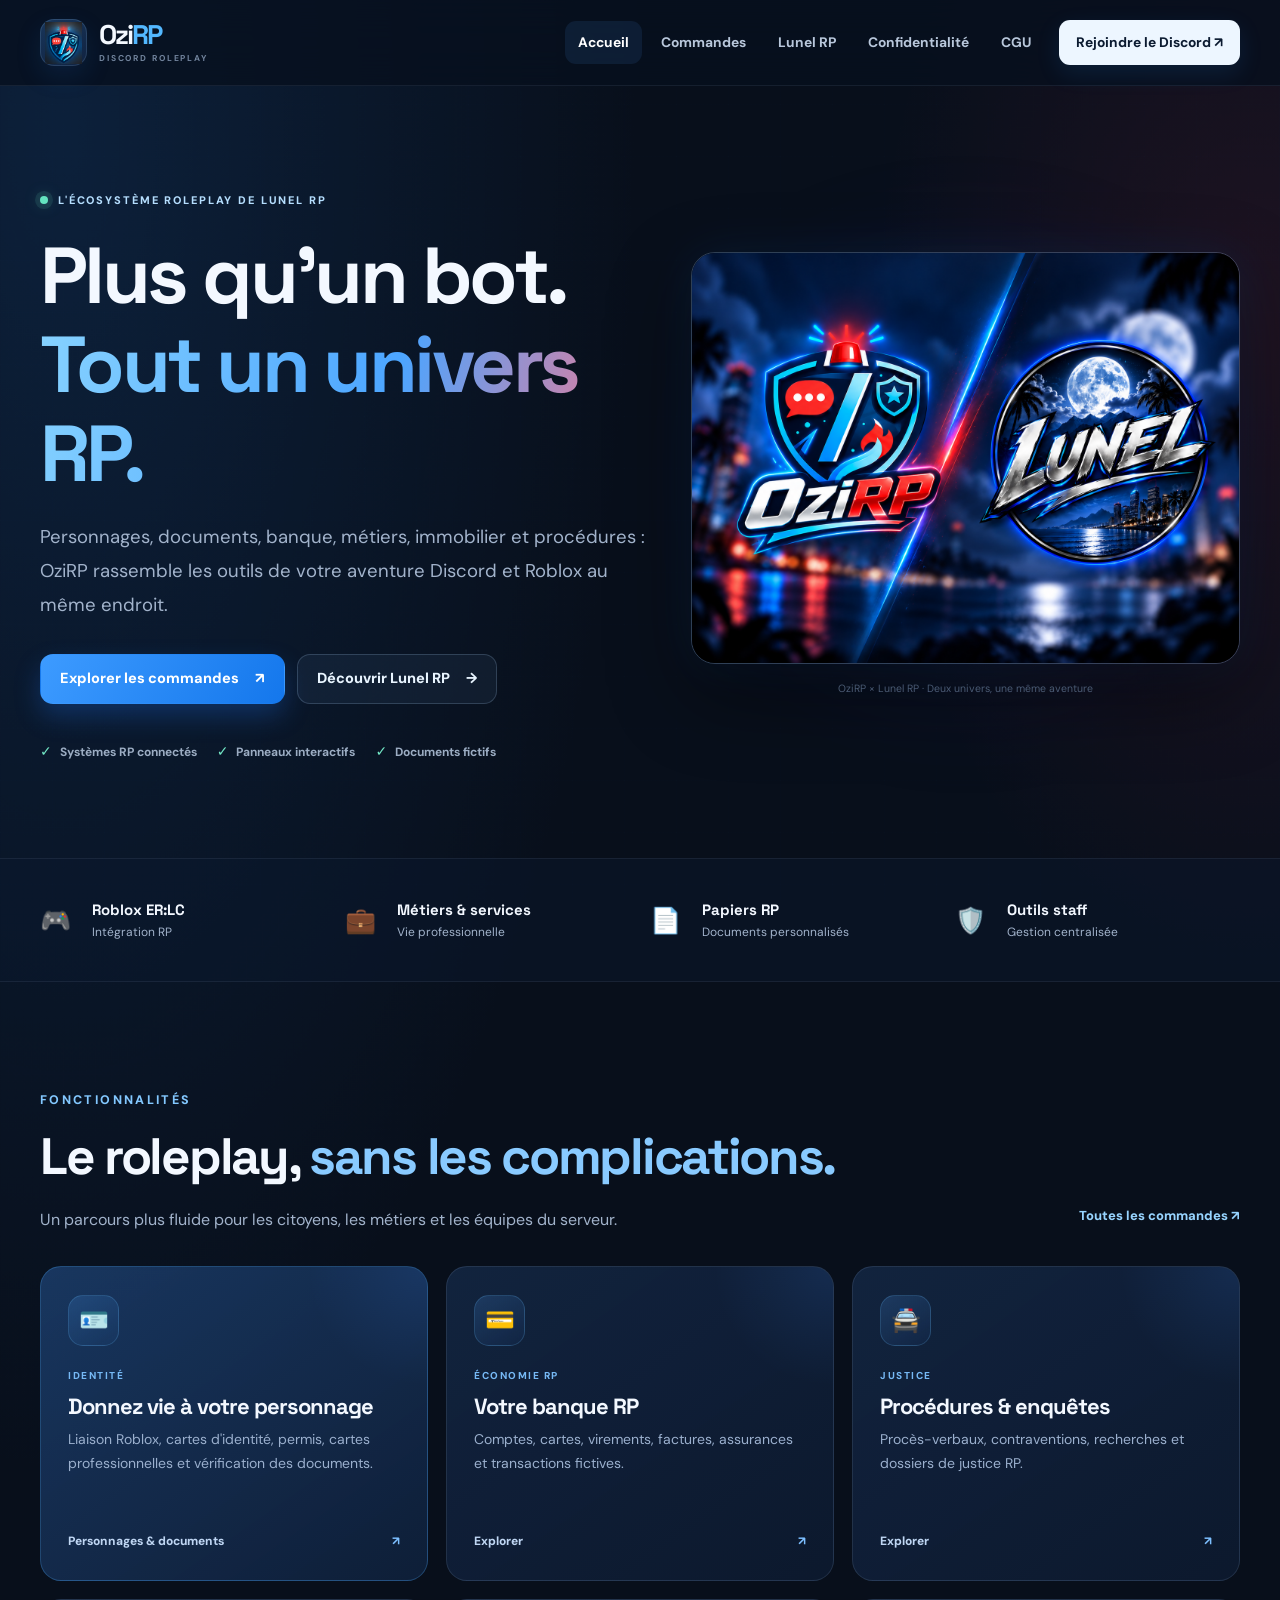
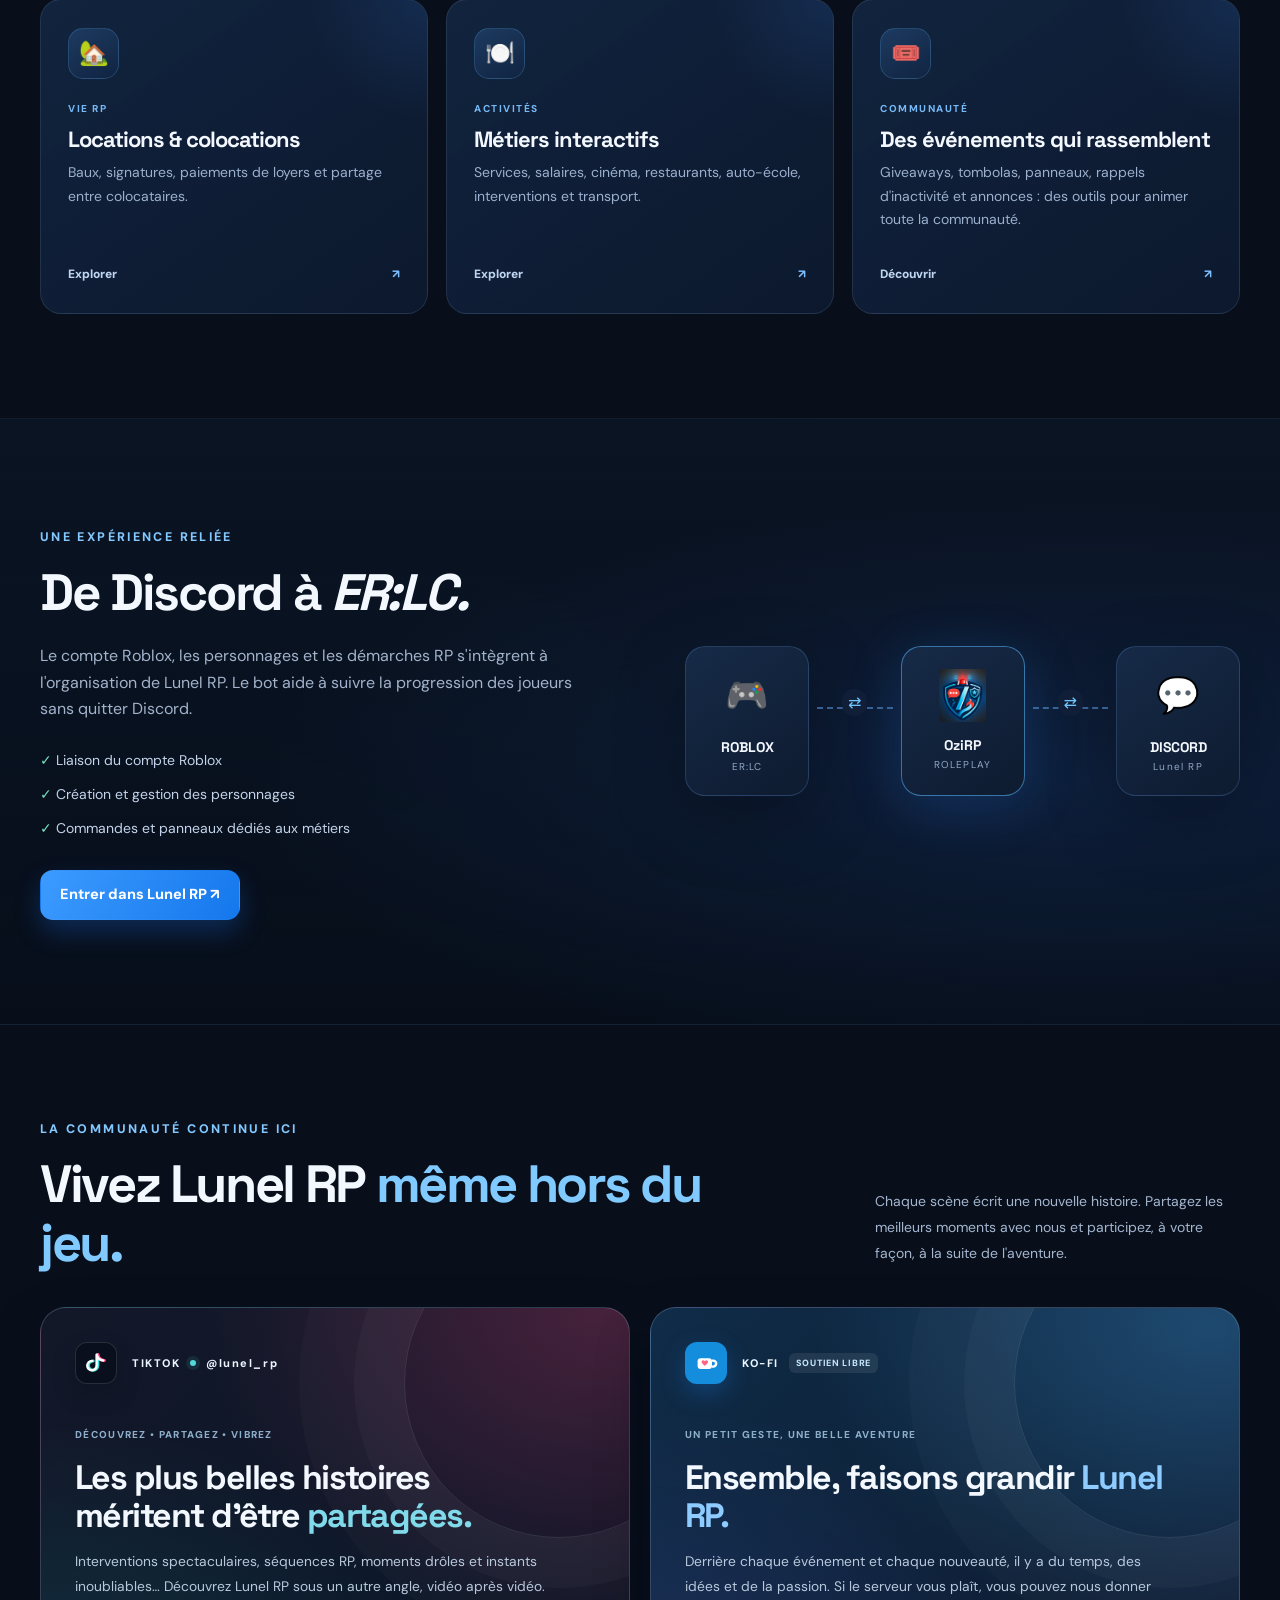
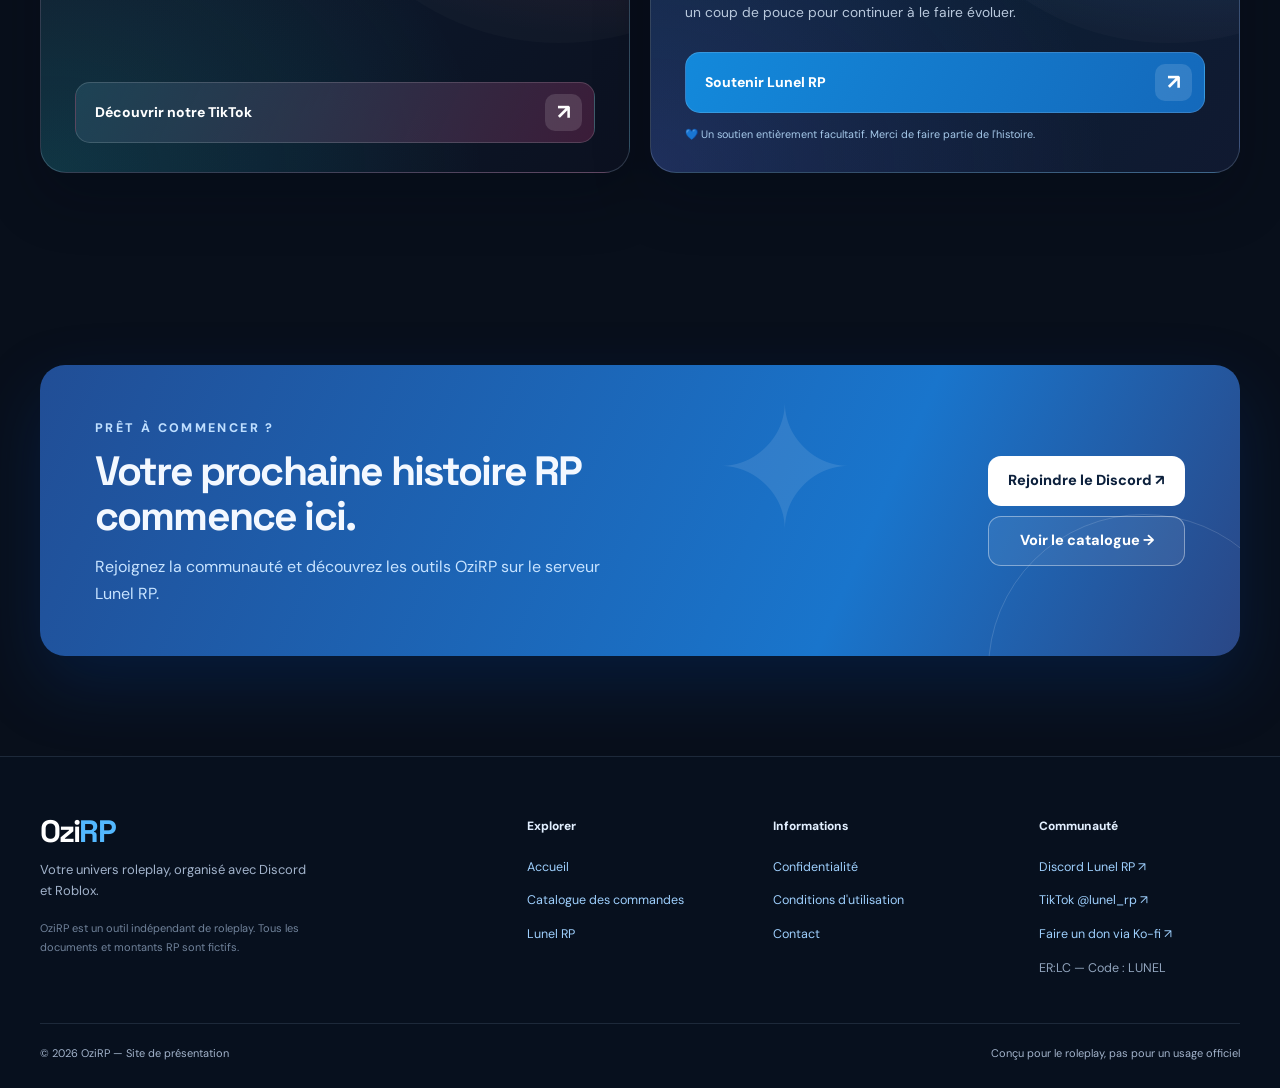
<file: index.html>
<!doctype html>
<html lang="fr"><head><meta charset="utf-8"><meta name="viewport" content="width=device-width,initial-scale=1">
<title>Le bot Discord pour Lunel RP — OziRP</title><meta name="description" content="OziRP rassemble les personnages RP, documents, banque, métiers, immobilier et événements Discord pour Lunel RP.">
<meta name="theme-color" content="#091425"><link rel="icon" type="image/png" href="assets/ozirp-logo-icon.png"><link rel="stylesheet" href="styles.css?v=ozirp-social-20261027-v2"><style id="community-social-style">
/* OziRP 2026 — TikTok & Ko-fi : espaces de communauté */
.community-section{padding-top:90px;padding-bottom:92px;scroll-margin-top:92px}
.community-heading{display:flex;justify-content:space-between;align-items:end;gap:42px;margin-bottom:34px}
.community-heading>div{max-width:710px}
.community-heading h2{max-width:740px;margin:14px 0 0;font-size:clamp(2.3rem,4.1vw,4.05rem)}
.community-heading h2 em{font-style:normal;color:#81caff}
.community-heading>p{flex:0 1 365px;color:#a4b6cf;font-size:14px;line-height:1.85;padding-bottom:6px}
.community-cards{display:grid;grid-template-columns:repeat(2,minmax(0,1fr));gap:20px}
.community-card{isolation:isolate;position:relative;display:flex;flex-direction:column;overflow:hidden;min-height:444px;padding:34px 34px 29px;border-radius:26px;border:1px solid rgba(194,223,255,.20);box-shadow:0 25px 55px rgba(1,7,19,.25);transition:transform .24s ease,border-color .24s ease,box-shadow .24s ease}
.community-card:hover{transform:translateY(-5px);border-color:rgba(194,223,255,.39);box-shadow:0 34px 68px rgba(1,7,19,.36)}
.community-tiktok{background:radial-gradient(ellipse at 95% 0%,rgba(255,68,121,.24),transparent 50%),radial-gradient(ellipse at 2% 100%,rgba(26,227,225,.15),transparent 53%),linear-gradient(133deg,#131829,#0c1628 64%,#0c1120)}
.community-kofi{background:radial-gradient(ellipse at 95% 4%,rgba(74,177,255,.29),transparent 50%),radial-gradient(ellipse at 0% 100%,rgba(109,106,246,.18),transparent 55%),linear-gradient(133deg,#102c48,#0c1f35 57%,#101930)}
.community-card-orbit{position:absolute;z-index:-1;right:-85px;top:-80px;width:310px;height:310px;border:1px solid rgba(230,240,255,.11);border-radius:50%;box-shadow:0 0 0 50px rgba(235,242,255,.027),0 0 0 105px rgba(235,242,255,.018)}
.community-card-head{display:flex;align-items:center;gap:15px;margin-bottom:36px}
.social-mark{display:inline-grid;place-items:center;width:42px;height:42px;border-radius:12px;flex-shrink:0}
.social-mark svg{display:block;width:24px !important;height:24px !important;max-width:24px !important;max-height:24px !important;min-width:24px;min-height:24px;flex:0 0 24px}
.social-mark-tiktok{background:rgba(5,11,24,.66);border:1px solid rgba(255,255,255,.13);box-shadow:0 10px 24px rgba(0,0,0,.17)}
.social-mark-kofi{background:#158ddd;box-shadow:0 9px 24px rgba(26,132,241,.28)}
.community-platform{display:flex;align-items:center;gap:10px;flex-wrap:wrap;font:800 11px 'DM Sans',sans-serif;letter-spacing:.14em;color:#ebf6ff}
.community-live-dot{width:6px;height:6px;background:#53d9d9;border-radius:50%;box-shadow:0 0 0 4px rgba(83,217,217,.10)}
.community-small-note{font-size:9px;letter-spacing:.08em;font-weight:800;color:#c5e6ff;background:rgba(255,255,255,.08);border-radius:6px;padding:4px 7px}
.community-card-body{position:relative;flex:1}
.community-overline{font-size:10px;letter-spacing:.13em;font-weight:800;color:#8eafcb}
.community-card h3{margin:13px 0 14px;font-size:clamp(1.7rem,2.65vw,2.45rem);line-height:1.12;max-width:490px}
.community-card h3 span{color:#81daea}
.community-kofi h3 span{color:#8ecbff}
.community-card-body>p{max-width:485px;font-size:13.8px;line-height:1.83;color:#b9c9dd;margin-bottom:27px}
.community-action{position:relative;display:flex;align-items:center;justify-content:space-between;gap:15px;min-height:59px;border:1px solid rgba(255,255,255,.15);border-radius:15px;padding:11px 12px 11px 19px;font-size:14px;font-weight:800;color:#fff;transition:background .22s,transform .22s}
.community-action:hover{transform:translateY(-2px)}
.action-tiktok{background:linear-gradient(115deg,rgba(30,68,86,.94),rgba(82,34,68,.68))}
.action-tiktok:hover{background:linear-gradient(115deg,rgba(36,101,121,.98),rgba(120,43,80,.79))}
.action-kofi{background:linear-gradient(115deg,#1389db,#1469bb)}
.action-kofi:hover{background:linear-gradient(115deg,#1b9aec,#1472c7)}
.community-arrow{display:grid;place-items:center;width:37px;height:37px;background:rgba(255,255,255,.13);border-radius:10px;font-size:21px}
.community-fineprint{font-size:10.8px;color:#a6c9ea;line-height:1.7;padding-top:12px}
.page-lunel .community-section{padding-top:65px}
@media(max-width:850px){.community-heading{align-items:start;flex-direction:column;gap:13px}.community-heading>p{flex:auto;max-width:660px}.community-cards{gap:13px}.community-card{padding:27px 24px;min-height:445px}.community-card-head{margin-bottom:29px}}
@media(max-width:660px){.community-cards{grid-template-columns:1fr}.community-card{min-height:0;padding:27px 25px 25px}.community-heading{margin-bottom:25px}.community-heading h2{font-size:clamp(2rem,9.3vw,3rem)}.community-card h3{font-size:clamp(1.7rem,7.3vw,2.2rem)}.community-card-head{margin-bottom:28px}.community-action{margin-top:10px}.community-section{padding-top:58px;padding-bottom:65px}}
/* Affichage sans défilement horizontal sur les petits écrans. */
@media(max-width:530px){
  .integration-inner{grid-template-columns:minmax(0,1fr)}
  .integration-copy,.connection-graphic{min-width:0;max-width:100%}
  .connection-graphic{width:100%;gap:4px}
  .connection-node{flex:0 1 90px;width:90px}
  .connection-dash{min-width:0;flex:1}
  .hero-visual .visual-glow{inset:0}
}

/* Neutralisation de la taille par defaut des SVG (CSS ancien / cache) */
section.community-section .community-card .community-card-head .social-mark {
 display:inline-flex!important; align-items:center!important;justify-content:center!important;
 flex:0 0 42px!important; width:42px!important;height:42px!important;
 min-width:42px!important; max-width:42px!important;min-height:42px!important; max-height:42px!important;
 overflow:hidden!important;
}
section.community-section .community-card .community-card-head .social-mark svg {
 display:block!important; position:static!important; width:24px!important; height:24px!important;
 max-width:24px!important; max-height:24px!important; min-width:24px!important; min-height:24px!important;
 aspect-ratio:1!important; transform:none!important;
}

</style>
</head>
<body class="page-home"><a class="skip-link" href="#contenu">Aller au contenu</a>
<header class="site-header" id="haut">
  <div class="nav-shell container">
    <a class="brand" href="index.html" aria-label="OziRP — Accueil">
      <span class="brand-symbol"><img src="assets/ozirp-logo-icon.png" alt="" onerror="this.style.display='none';this.parentNode.textContent='O'" /></span>
      <span class="brand-text">Ozi<span>RP</span><small>DISCORD ROLEPLAY</small></span>
    </a>
    <button class="menu-toggle" type="button" aria-controls="nav-links" aria-expanded="false" aria-label="Ouvrir le menu"><span></span><span></span><span></span></button>
    <nav class="navlinks" id="nav-links" aria-label="Navigation principale">
      <a href="index.html" data-page="index">Accueil</a>
      <a href="commandes.html" data-page="commandes">Commandes</a>
      <a href="lunel-rp.html" data-page="lunel">Lunel RP</a>
      <a class="nav-legal" href="politique-confidentialite.html">Confidentialité</a>
      <a class="nav-legal" href="cgu.html">CGU</a>
      <a class="nav-cta" href="https://discord.gg/ZyDnUXGUGc" target="_blank" rel="noopener noreferrer">Rejoindre le Discord <span aria-hidden="true">↗</span></a>
    </nav>
  </div>
</header><main id="contenu"><section class="hero-home container">
<div class="hero-copy reveal"><div class="eyebrow"><span class="pulse"></span> L'écosystème roleplay de Lunel RP</div>
<h1>Plus qu'un bot.<br><span>Tout un univers RP.</span></h1>
<p class="hero-lead">Personnages, documents, banque, métiers, immobilier et procédures : OziRP rassemble les outils de votre aventure Discord et Roblox au même endroit.</p>
<div class="hero-actions"><a class="btn btn-primary" href="commandes.html">Explorer les commandes <span>↗</span></a><a class="btn btn-outline" href="lunel-rp.html">Découvrir Lunel RP <span>→</span></a></div>
<div class="hero-proof"><span><span class="tiny-circle">✓</span> Systèmes RP connectés</span><span><span class="tiny-circle">✓</span> Panneaux interactifs</span><span><span class="tiny-circle">✓</span> Documents fictifs</span></div>
</div>
<div class="hero-visual reveal" aria-label="OziRP et Lunel RP réunis">
  <div class="visual-glow" aria-hidden="true"></div>
  <img class="hero-duo-image" src="ozirp-lunel-duo-2026.png" alt="Logos OziRP et Lunel RP séparés par un éclair diagonal, sur un fond nocturne flouté" width="1448" height="1086" loading="eager" fetchpriority="high" decoding="async"
       style="display:block;position:relative;width:100%;height:auto;max-width:100%;border-radius:24px;border:1px solid rgba(162,205,255,.25);box-shadow:0 30px 82px rgba(0,0,0,.45),0 0 48px rgba(40,123,229,.12);object-fit:contain;" />
  <span class="visual-caption">OziRP × Lunel RP · Deux univers, une même aventure</span>
</div></section>
<section class="trust-bar"><div class="container trust-grid"><div><span class="trust-icon">🎮</span><strong>Roblox ER:LC</strong><span>Intégration RP</span></div><div><span class="trust-icon">💼</span><strong>Métiers & services</strong><span>Vie professionnelle</span></div><div><span class="trust-icon">📄</span><strong>Papiers RP</strong><span>Documents personnalisés</span></div><div><span class="trust-icon">🛡️</span><strong>Outils staff</strong><span>Gestion centralisée</span></div></div></section>
<section class="section container" id="fonctionnalites"><div class="section-top"><div><span class="kicker">FONCTIONNALITÉS</span><h2>Le roleplay, <em>sans les complications.</em></h2><p>Un parcours plus fluide pour les citoyens, les métiers et les équipes du serveur.</p></div><a class="text-link" href="commandes.html">Toutes les commandes ↗</a></div>
<div class="feature-grid">
<a href="commandes.html?categorie=Identité%20%26%20documents" class="feature-card feature-large"><span class="feature-orb">🪪</span><span class="feature-tag">IDENTITÉ</span><h3>Donnez vie à votre personnage</h3><p>Liaison Roblox, cartes d'identité, permis, cartes professionnelles et vérification des documents.</p><div class="feature-bottom">Personnages & documents <span>↗</span></div></a>
<a href="commandes.html?categorie=Banque%20%26%20économie" class="feature-card"><span class="feature-orb">💳</span><span class="feature-tag">ÉCONOMIE RP</span><h3>Votre banque RP</h3><p>Comptes, cartes, virements, factures, assurances et transactions fictives.</p><div class="feature-bottom">Explorer <span>↗</span></div></a>
<a href="commandes.html?categorie=Gendarmerie%20%26%20justice" class="feature-card"><span class="feature-orb">🚔</span><span class="feature-tag">JUSTICE</span><h3>Procédures & enquêtes</h3><p>Procès-verbaux, contraventions, recherches et dossiers de justice RP.</p><div class="feature-bottom">Explorer <span>↗</span></div></a>
<a href="commandes.html?categorie=Immobilier%20%26%20vie%20RP" class="feature-card"><span class="feature-orb">🏡</span><span class="feature-tag">VIE RP</span><h3>Locations & colocations</h3><p>Baux, signatures, paiements de loyers et partage entre colocataires.</p><div class="feature-bottom">Explorer <span>↗</span></div></a>
<a href="commandes.html?categorie=Métiers%20%26%20services" class="feature-card"><span class="feature-orb">🍽️</span><span class="feature-tag">ACTIVITÉS</span><h3>Métiers interactifs</h3><p>Services, salaires, cinéma, restaurants, auto-école, interventions et transport.</p><div class="feature-bottom">Explorer <span>↗</span></div></a>
<a href="commandes.html?categorie=Évènements%20%26%20communauté" class="feature-card feature-wide"><span class="feature-orb">🎟️</span><span class="feature-tag">COMMUNAUTÉ</span><h3>Des événements qui rassemblent</h3><p>Giveaways, tombolas, panneaux, rappels d'inactivité et annonces : des outils pour animer toute la communauté.</p><div class="feature-bottom">Découvrir <span>↗</span></div></a>
</div></section>
<section class="section integration-section"><div class="container integration-inner"><div class="integration-copy"><span class="kicker">UNE EXPÉRIENCE RELIÉE</span><h2>De Discord à <em>ER:LC.</em></h2><p>Le compte Roblox, les personnages et les démarches RP s'intègrent à l'organisation de Lunel RP. Le bot aide à suivre la progression des joueurs sans quitter Discord.</p><div class="tick-list"><span>✓ Liaison du compte Roblox</span><span>✓ Création et gestion des personnages</span><span>✓ Commandes et panneaux dédiés aux métiers</span></div><a class="btn btn-primary" href="lunel-rp.html">Entrer dans Lunel RP ↗</a></div><div class="connection-graphic" aria-hidden="true"><div class="connection-node">🎮<strong>ROBLOX</strong><small>ER:LC</small></div><div class="connection-dash"><span>⇄</span></div><div class="connection-node connection-center"><img src="assets/ozirp-logo-icon.png" alt=""><strong>OziRP</strong><small>ROLEPLAY</small></div><div class="connection-dash"><span>⇄</span></div><div class="connection-node">💬<strong>DISCORD</strong><small>Lunel RP</small></div></div></div></section>

<section class="section community-section container" id="communaute">
  <div class="community-heading">
    <div>
      <span class="kicker">LA COMMUNAUTÉ CONTINUE ICI</span>
      <h2>Vivez Lunel RP <em>même hors du jeu.</em></h2>
    </div>
    <p>Chaque scène écrit une nouvelle histoire. Partagez les meilleurs moments avec nous et participez, à votre façon, à la suite de l'aventure.</p>
  </div>
  <div class="community-cards">
    <article class="community-card community-tiktok">
      <div class="community-card-orbit" aria-hidden="true"></div>
      <div class="community-card-head"><span class="social-mark social-mark-tiktok" aria-hidden="true"><svg width="24" height="24" style="width:24px!important;height:24px!important;max-width:24px!important;max-height:24px!important;display:block!important" viewBox="0 0 40 40" fill="none"><path d="M23 6v18.3a7.8 7.8 0 1 1-7.7-7.8" stroke="#36e5df" stroke-width="5" stroke-linecap="round"/><path d="M23 6c1.4 6.5 5.2 9.3 11 9.8" stroke="#ff4c87" stroke-width="5" stroke-linecap="round"/><path d="M21 6v18.3a7.8 7.8 0 1 1-7.7-7.8M21 6c1.4 6.5 5.2 9.3 11 9.8" stroke="white" stroke-width="4" stroke-linecap="round"/></svg></span><span class="community-platform">TIKTOK <span class="community-live-dot"></span> @lunel_rp</span></div>
      <div class="community-card-body">
        <span class="community-overline">DÉCOUVREZ • PARTAGEZ • VIBREZ</span>
        <h3>Les plus belles histoires méritent d'être <span>partagées.</span></h3>
        <p>Interventions spectaculaires, séquences RP, moments drôles et instants inoubliables… Découvrez Lunel RP sous un autre angle, vidéo après vidéo.</p>
      </div>
      <a class="community-action action-tiktok" href="https://www.tiktok.com/@lunel_rp" target="_blank" rel="noopener noreferrer" aria-label="Découvrir le TikTok officiel de Lunel RP (nouvel onglet)"><span>Découvrir notre TikTok</span><span class="community-arrow" aria-hidden="true">↗</span></a>
    </article>
    <article class="community-card community-kofi">
      <div class="community-card-orbit" aria-hidden="true"></div>
      <div class="community-card-head"><span class="social-mark social-mark-kofi" aria-hidden="true"><svg width="24" height="24" style="width:24px!important;height:24px!important;max-width:24px!important;max-height:24px!important;display:block!important" viewBox="0 0 40 40" fill="none"><rect x="6" y="12" width="24" height="18" rx="5" fill="#fff"/><path d="M30 16h2a5 5 0 0 1 0 10h-2" stroke="#fff" stroke-width="4"/><path d="M18 17c-2-3-7-1.1-5 2.6 1 2 5 5.1 5 5.1s4-3.1 5-5.1C25 15.9 20 14 18 17Z" fill="#ff6684"/></svg></span><span class="community-platform">KO-FI <span class="community-small-note">SOUTIEN LIBRE</span></span></div>
      <div class="community-card-body">
        <span class="community-overline">UN PETIT GESTE, UNE BELLE AVENTURE</span>
        <h3>Ensemble, faisons grandir <span>Lunel RP.</span></h3>
        <p>Derrière chaque événement et chaque nouveauté, il y a du temps, des idées et de la passion. Si le serveur vous plaît, vous pouvez nous donner un coup de pouce pour continuer à le faire évoluer.</p>
      </div>
      <a class="community-action action-kofi" href="https://ko-fi.com/lunelrp" target="_blank" rel="noopener noreferrer" aria-label="Soutenir Lunel RP sur Ko-fi (nouvel onglet)"><span>Soutenir Lunel RP</span><span class="community-arrow" aria-hidden="true">↗</span></a>
      <p class="community-fineprint">💙 Un soutien entièrement facultatif. Merci de faire partie de l'histoire.</p>
    </article>
  </div>
</section>

<section class="section container final-cta"><div class="cta-art" aria-hidden="true">✦</div><div><span class="kicker">PRÊT À COMMENCER ?</span><h2>Votre prochaine histoire RP commence ici.</h2><p>Rejoignez la communauté et découvrez les outils OziRP sur le serveur Lunel RP.</p></div><div class="cta-buttons"><a class="btn btn-light" href="https://discord.gg/ZyDnUXGUGc" target="_blank" rel="noopener noreferrer">Rejoindre le Discord ↗</a><a class="btn btn-ghost" href="commandes.html">Voir le catalogue →</a></div></section></main><footer class="footer">
  <div class="container footer-grid">
    <div class="footer-brand"><strong>Ozi<span>RP</span></strong><p>Votre univers roleplay, organisé avec Discord et Roblox.</p><p class="rp-disclaimer">OziRP est un outil indépendant de roleplay. Tous les documents et montants RP sont fictifs.</p></div>
    <div><span class="footer-heading">Explorer</span><a href="index.html">Accueil</a><a href="commandes.html">Catalogue des commandes</a><a href="lunel-rp.html">Lunel RP</a></div>
    <div><span class="footer-heading">Informations</span><a href="politique-confidentialite.html">Confidentialité</a><a href="cgu.html">Conditions d'utilisation</a><a href="mailto:ozi.rp26@gmail.com">Contact</a></div>
    <div><span class="footer-heading">Communauté</span><a href="https://discord.gg/ZyDnUXGUGc" target="_blank" rel="noopener noreferrer">Discord Lunel RP ↗</a><a href="https://www.tiktok.com/@lunel_rp" target="_blank" rel="noopener noreferrer">TikTok @lunel_rp ↗</a><a href="https://ko-fi.com/lunelrp" target="_blank" rel="noopener noreferrer">Faire un don via Ko-fi ↗</a><span class="footer-muted">ER:LC — Code : LUNEL</span></div>
  </div>
  <div class="footer-bottom container"><span>© 2026 OziRP — Site de présentation</span><span>Conçu pour le roleplay, pas pour un usage officiel</span></div>
</footer><script defer src="script.js"></script></body></html>
</file>
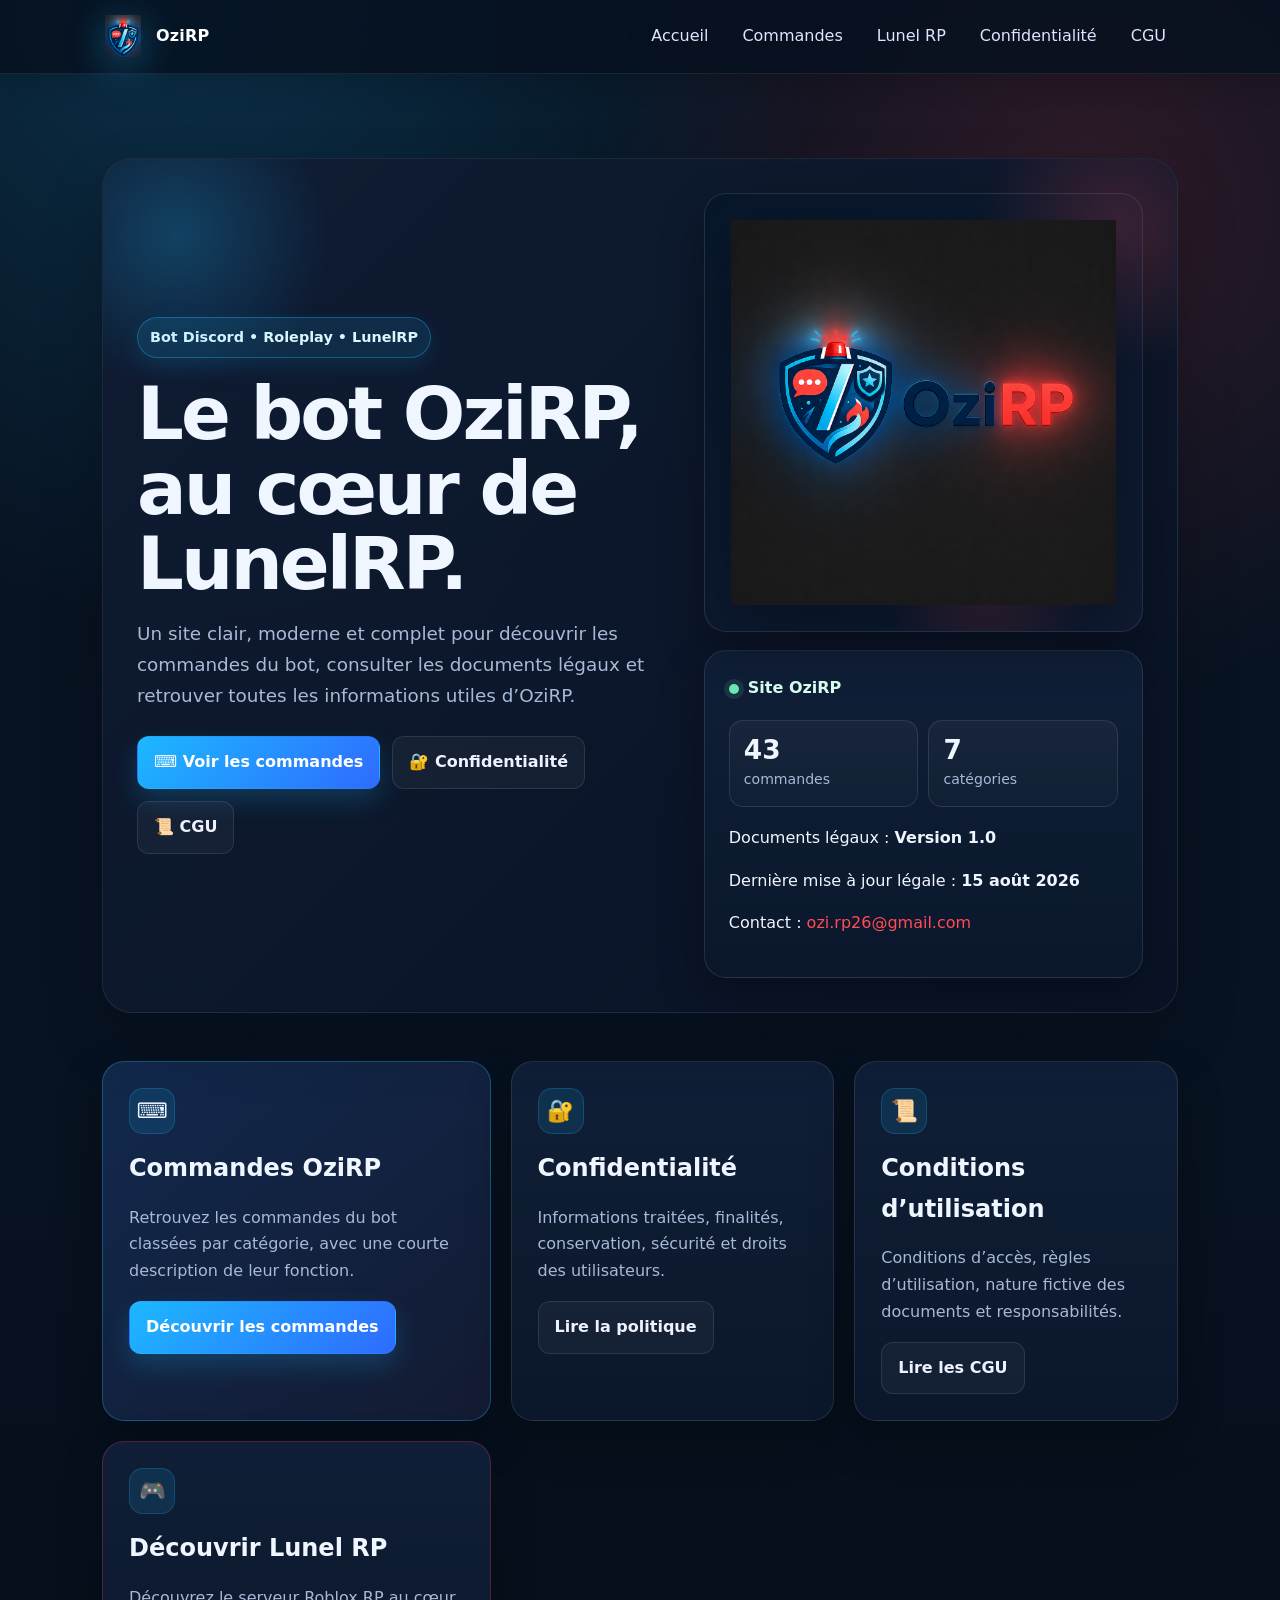
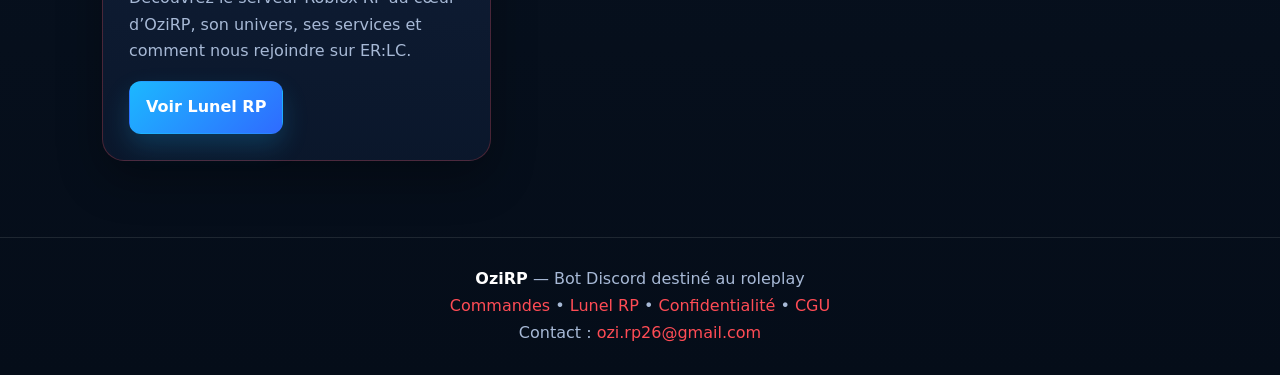
<file: OziRP-site-v5.1-casier-corrige/index.html>
<!doctype html>
<html lang="fr">
<head>
  <meta charset="utf-8">
  <meta name="viewport" content="width=device-width,initial-scale=1">
  <title>OziRP — Bot Discord Roleplay</title>
  <meta name="description" content="Découvrez OziRP, ses commandes Discord RP, sa politique de confidentialité et ses Conditions Générales d’Utilisation.">
  <link rel="stylesheet" href="styles.css">
</head>
<body>
<header class="site-header">
  <nav class="nav">
    <a class="brand" href="index.html"><img class="brand-logo" src="assets/ozirp-logo-icon.png" alt="Logo OziRP"><span>OziRP</span></a>
    <div class="navlinks"><a href="index.html">Accueil</a><a href="commandes.html">Commandes</a><a href="lunel-rp.html">Lunel RP</a><a href="politique-confidentialite.html">Confidentialité</a><a href="cgu.html">CGU</a></div>
  </nav>
</header>
<main>
  <section class="hero home-hero">
    <div class="hero-banner">
    <div class="hero-grid">
      <div>
        <span class="badge hero-badge">Bot Discord • Roleplay • LunelRP</span>
        <h1>Le bot OziRP,<br>au cœur de LunelRP.</h1>
        <p class="lead">Un site clair, moderne et complet pour découvrir les commandes du bot, consulter les documents légaux et retrouver toutes les informations utiles d’OziRP.</p>
        <div class="actions">
          <a class="btn primary" href="commandes.html">⌨️ Voir les commandes</a>
          <a class="btn secondary" href="politique-confidentialite.html">🔐 Confidentialité</a>
          <a class="btn secondary" href="cgu.html">📜 CGU</a>
        </div>
      </div>
      <div class="hero-side">
        <div class="hero-logo-panel">
          <img class="hero-full-logo" src="assets/ozirp-logo-full.png" alt="Logo complet OziRP">
          <div class="hero-logo-glow"></div>
        </div>
        <aside class="hero-card">
          <div class="status"><span class="dot"></span>Site OziRP</div>
          <div class="stat-grid">
            <div class="stat"><strong>43</strong><span>commandes</span></div>
            <div class="stat"><strong>7</strong><span>catégories</span></div>
          </div>
          <p>Documents légaux : <strong>Version 1.0</strong></p>
          <p>Dernière mise à jour légale : <strong>15 août 2026</strong></p>
          <p>Contact : <a href="mailto:ozi.rp26@gmail.com">ozi.rp26@gmail.com</a></p>
        </aside>
      </div>
    </div>
    </div>
  </section>

  <section class="cards home-cards">
    <article class="info-card featured">
      <span class="card-icon">⌨️</span>
      <h2>Commandes OziRP</h2>
      <p>Retrouvez les commandes du bot classées par catégorie, avec une courte description de leur fonction.</p>
      <a class="btn primary" href="commandes.html">Découvrir les commandes</a>
    </article>
    <article class="info-card">
      <span class="card-icon">🔐</span>
      <h2>Confidentialité</h2>
      <p>Informations traitées, finalités, conservation, sécurité et droits des utilisateurs.</p>
      <a class="btn secondary" href="politique-confidentialite.html">Lire la politique</a>
    </article>
    <article class="info-card">
      <span class="card-icon">📜</span>
      <h2>Conditions d’utilisation</h2>
      <p>Conditions d’accès, règles d’utilisation, nature fictive des documents et responsabilités.</p>
      <a class="btn secondary" href="cgu.html">Lire les CGU</a>
    </article>
    <article class="info-card lunel-card">
      <span class="card-icon">🎮</span>
      <h2>Découvrir Lunel RP</h2>
      <p>Découvrez le serveur Roblox RP au cœur d’OziRP, son univers, ses services et comment nous rejoindre sur ER:LC.</p>
      <a class="btn primary" href="lunel-rp.html">Voir Lunel RP</a>
    </article>
  </section>
</main>
<footer class="footer">
  <strong>OziRP</strong> — Bot Discord destiné au roleplay<br>
  <a href="commandes.html">Commandes</a> • <a href="lunel-rp.html">Lunel RP</a> • <a href="politique-confidentialite.html">Confidentialité</a> • <a href="cgu.html">CGU</a><br>
  Contact : <a href="mailto:ozi.rp26@gmail.com">ozi.rp26@gmail.com</a>
</footer>
</body>
</html>
</file>
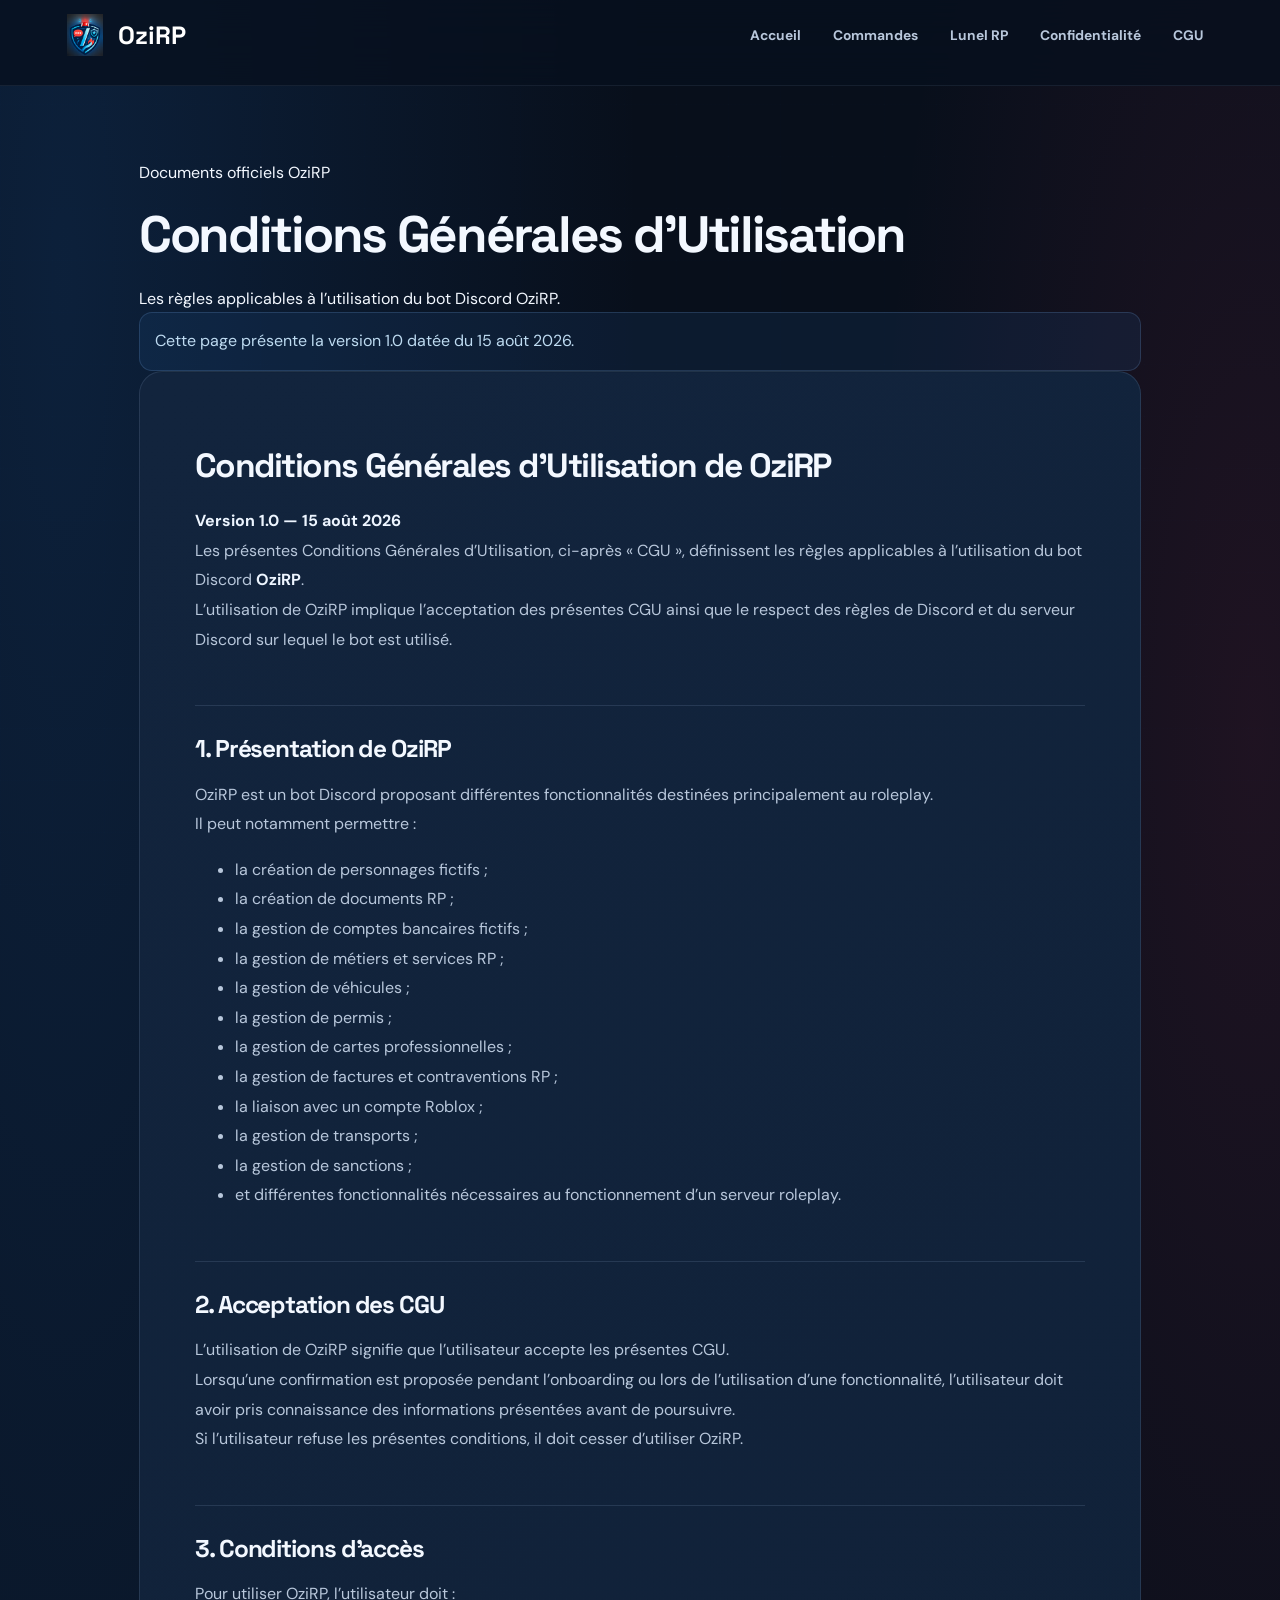
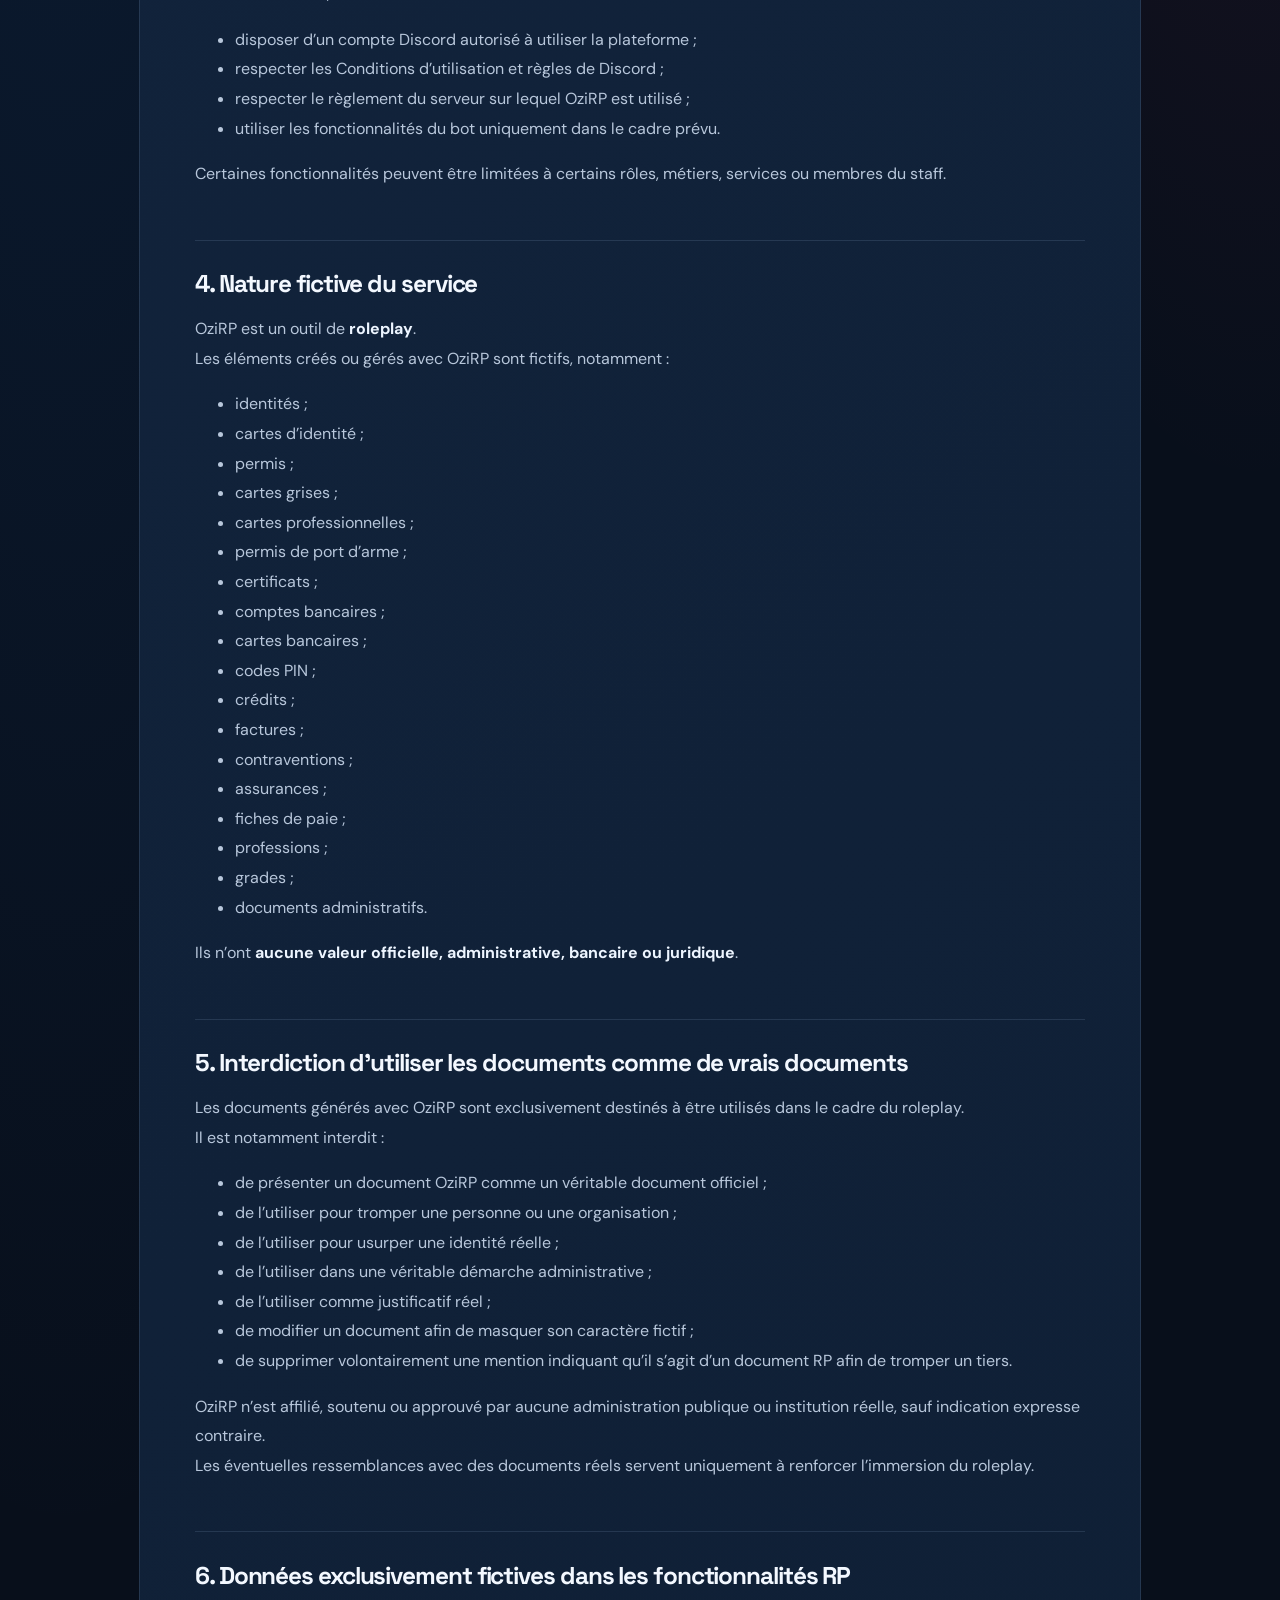
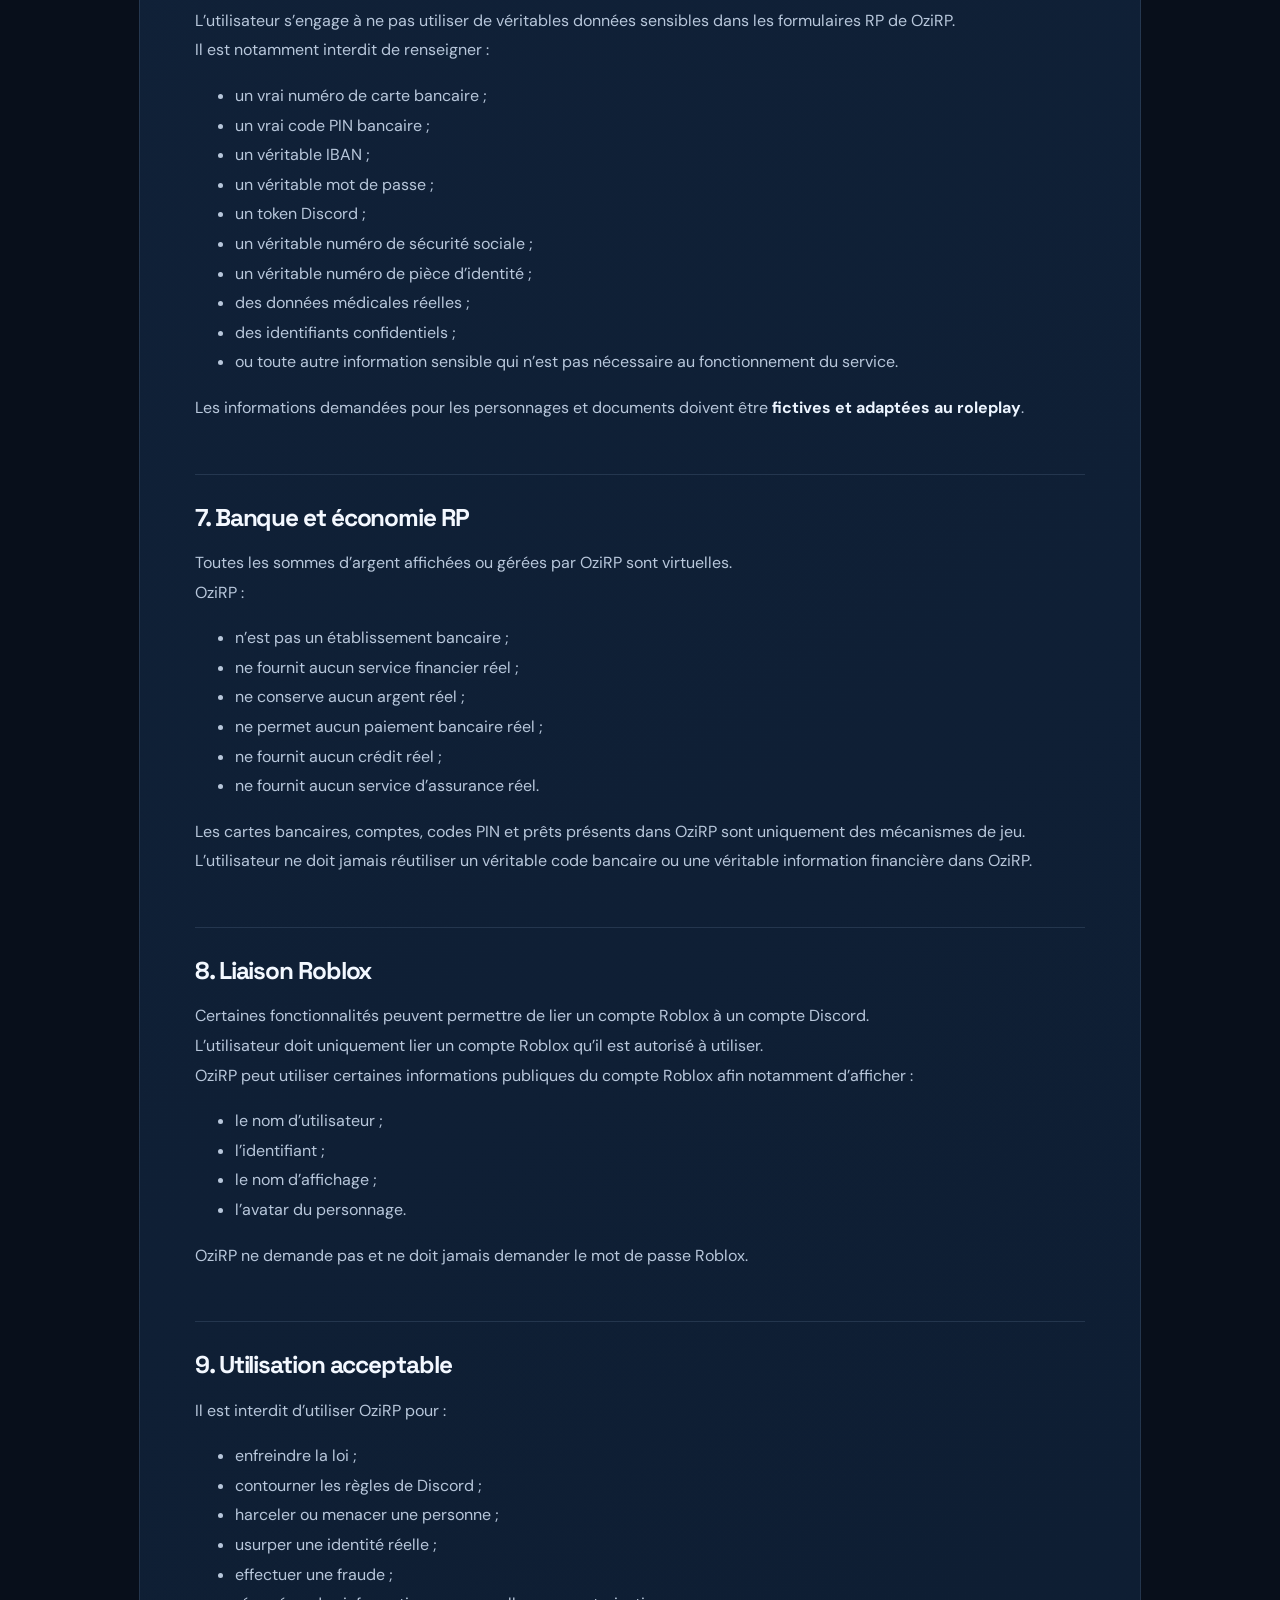
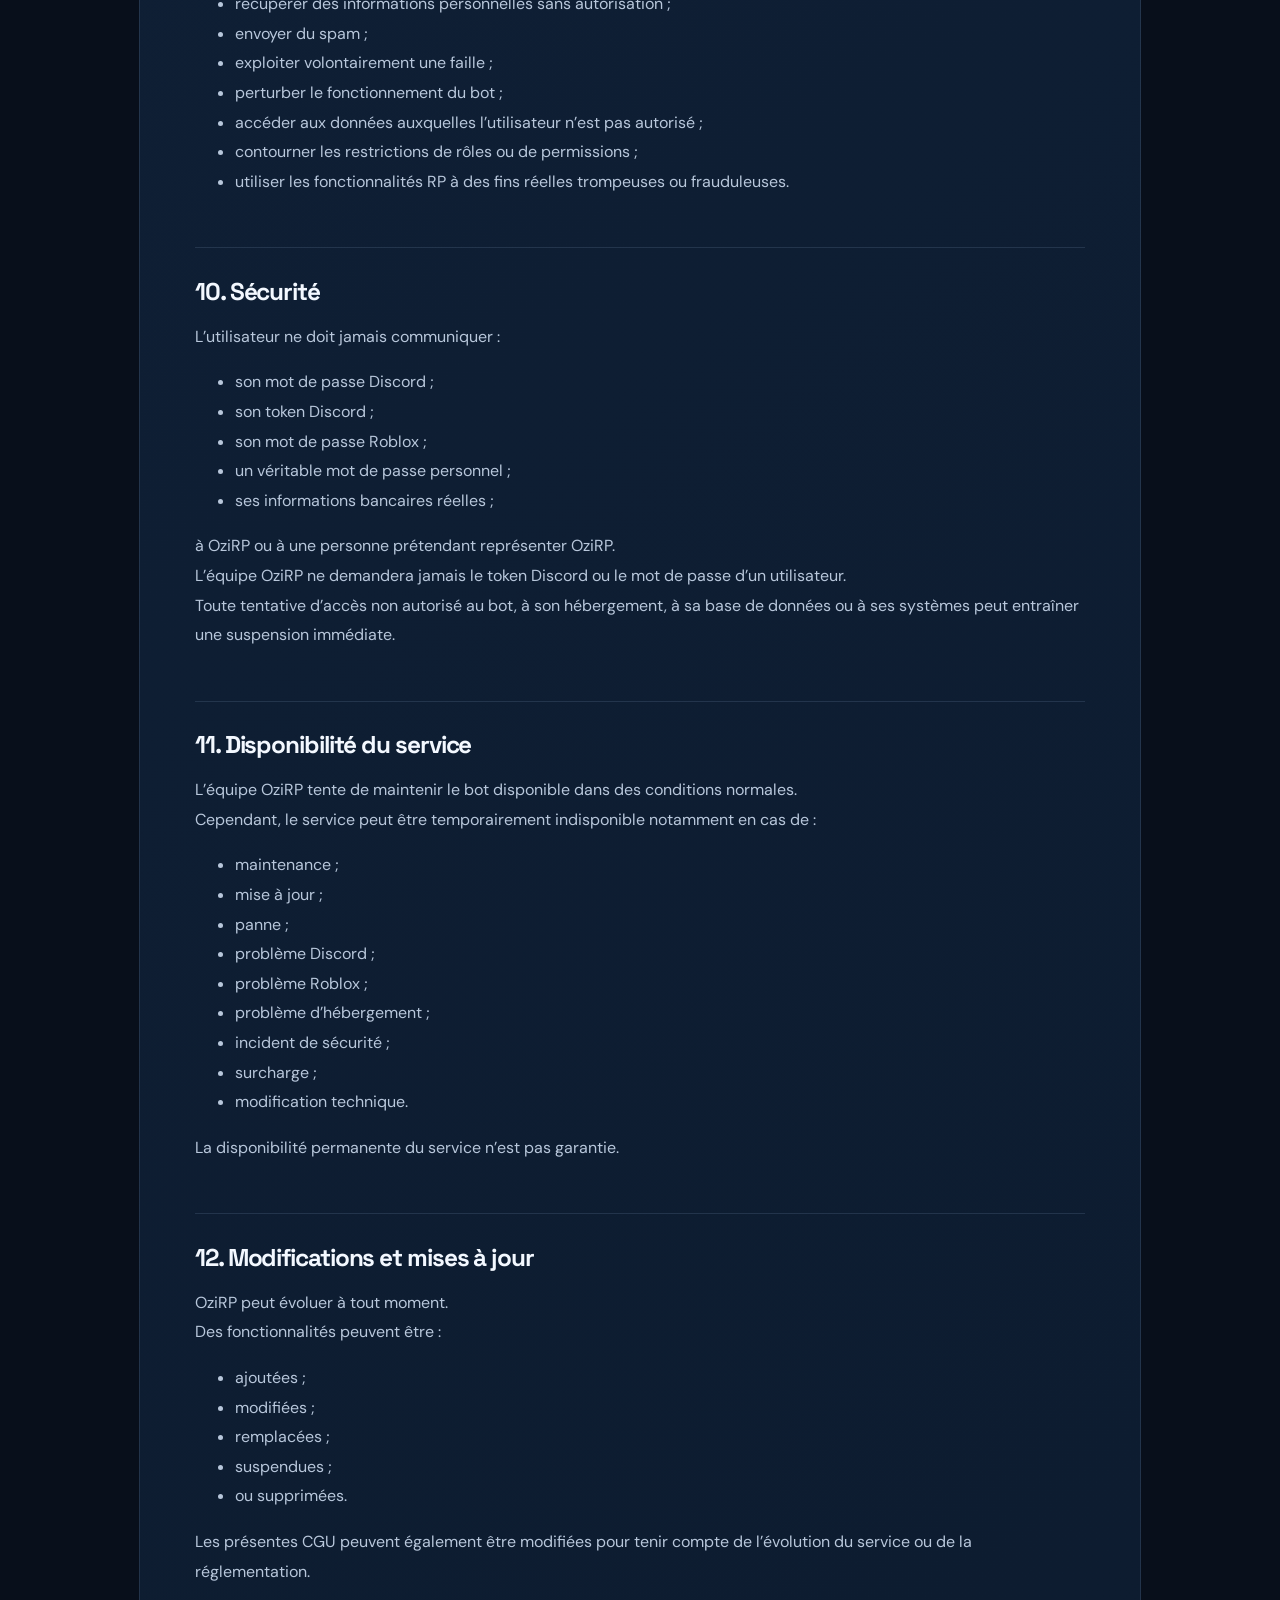
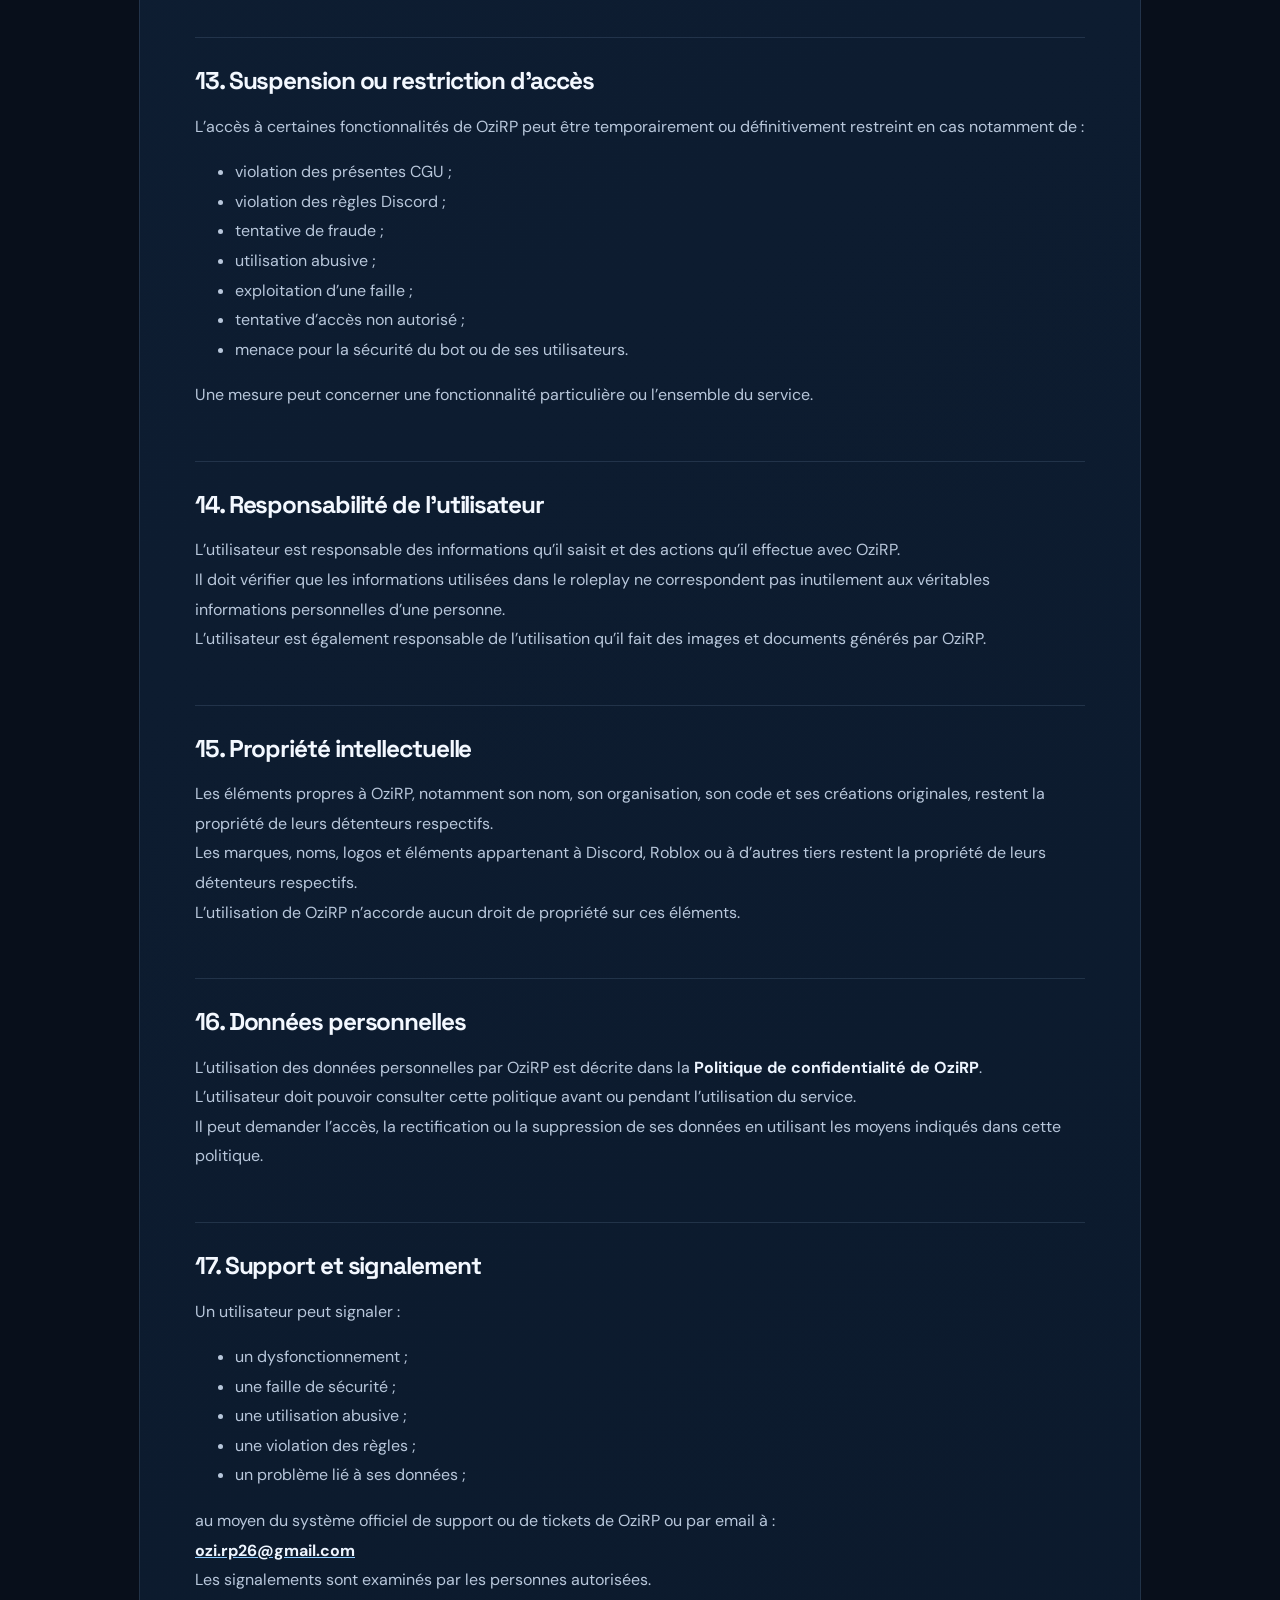
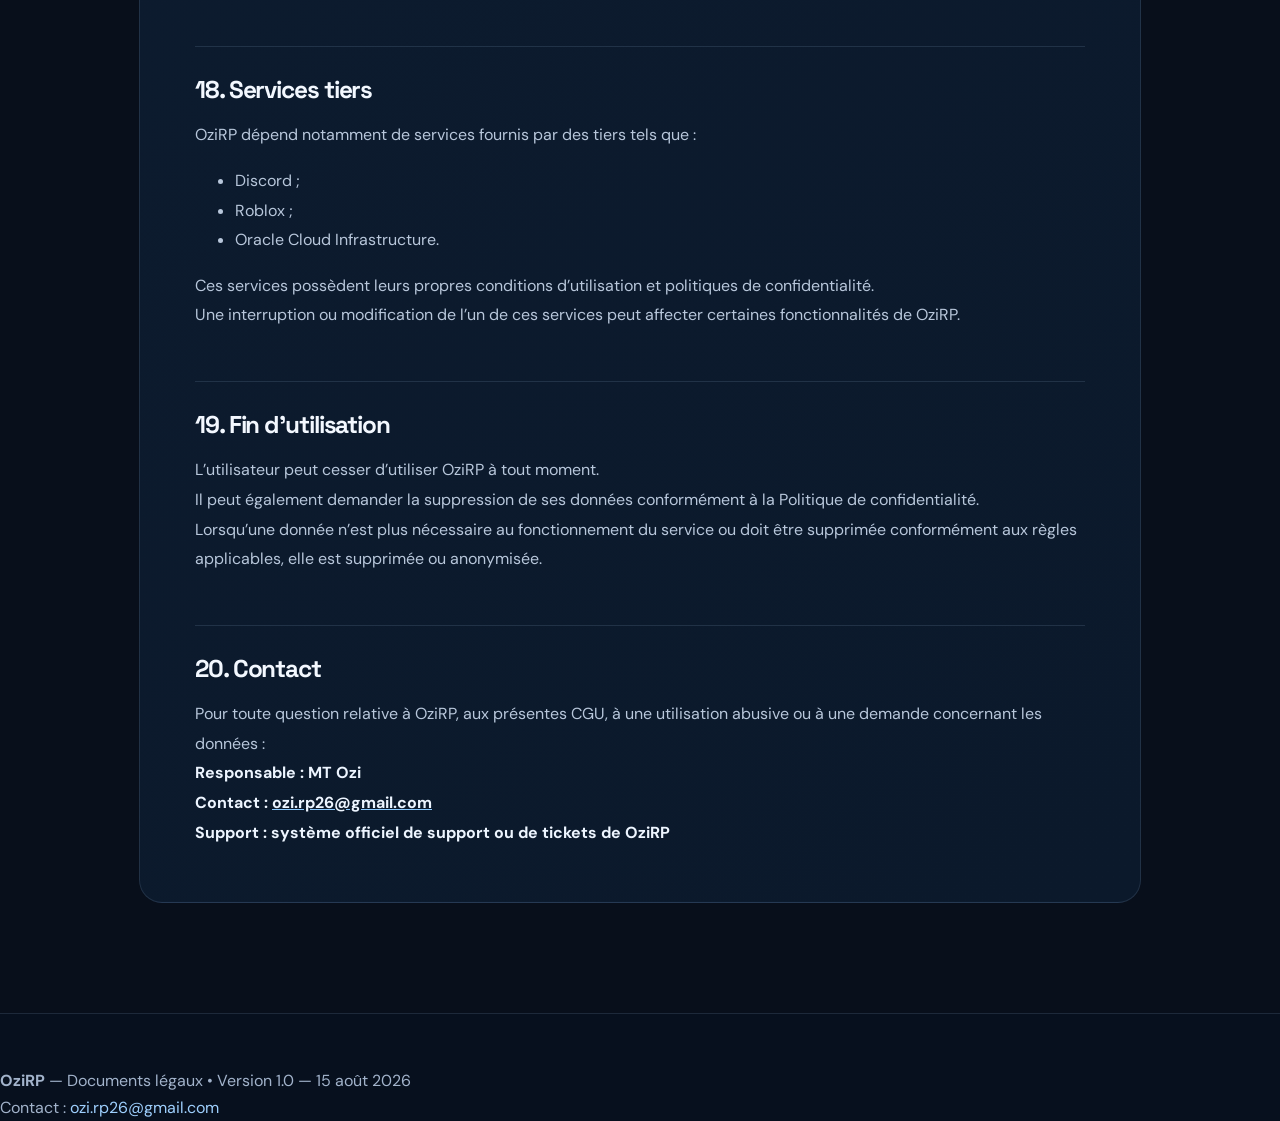
<file: cgu.html>
<!doctype html>
<html lang="fr"><head><meta charset="utf-8"><meta name="viewport" content="width=device-width,initial-scale=1"><title>Conditions Générales d’Utilisation — OziRP</title><meta name="description" content="Les règles applicables à l’utilisation du bot Discord OziRP."><link rel="stylesheet" href="styles.css"></head><body><header class="site-header"><nav class="nav"><a class="brand" href="index.html"><img class="brand-logo" src="assets/ozirp-logo-icon.png" alt="Logo OziRP"><span>OziRP</span></a><div class="navlinks"><a href="index.html">Accueil</a><a href="commandes.html">Commandes</a><a href="lunel-rp.html">Lunel RP</a><a href="politique-confidentialite.html">Confidentialité</a><a href="cgu.html">CGU</a></div></nav></header><main class="legal-wrap"><div class="legal-top"><span class="badge">Documents officiels OziRP</span><h1>Conditions Générales d’Utilisation</h1><p class="lead">Les règles applicables à l’utilisation du bot Discord OziRP.</p></div><div class="legal-note">Cette page présente la version 1.0 datée du 15 août 2026.</div><article class="legal-card"><h1>Conditions Générales d’Utilisation de OziRP</h1>
<p><strong>Version 1.0 — 15 août 2026</strong></p>
<p>Les présentes Conditions Générales d’Utilisation, ci-après « CGU », définissent les règles applicables à l’utilisation du bot Discord <strong>OziRP</strong>.</p>
<p>L’utilisation de OziRP implique l’acceptation des présentes CGU ainsi que le respect des règles de Discord et du serveur Discord sur lequel le bot est utilisé.</p>
<h2 id="1-presentation-de-ozirp">1. Présentation de OziRP</h2>
<p>OziRP est un bot Discord proposant différentes fonctionnalités destinées principalement au roleplay.</p>
<p>Il peut notamment permettre :</p>
<ul>
<li>la création de personnages fictifs ;</li>
<li>la création de documents RP ;</li>
<li>la gestion de comptes bancaires fictifs ;</li>
<li>la gestion de métiers et services RP ;</li>
<li>la gestion de véhicules ;</li>
<li>la gestion de permis ;</li>
<li>la gestion de cartes professionnelles ;</li>
<li>la gestion de factures et contraventions RP ;</li>
<li>la liaison avec un compte Roblox ;</li>
<li>la gestion de transports ;</li>
<li>la gestion de sanctions ;</li>
<li>et différentes fonctionnalités nécessaires au fonctionnement d’un serveur roleplay.</li>
</ul>
<h2 id="2-acceptation-des-cgu">2. Acceptation des CGU</h2>
<p>L’utilisation de OziRP signifie que l’utilisateur accepte les présentes CGU.</p>
<p>Lorsqu’une confirmation est proposée pendant l’onboarding ou lors de l’utilisation d’une fonctionnalité, l’utilisateur doit avoir pris connaissance des informations présentées avant de poursuivre.</p>
<p>Si l’utilisateur refuse les présentes conditions, il doit cesser d’utiliser OziRP.</p>
<h2 id="3-conditions-dacces">3. Conditions d’accès</h2>
<p>Pour utiliser OziRP, l’utilisateur doit :</p>
<ul>
<li>disposer d’un compte Discord autorisé à utiliser la plateforme ;</li>
<li>respecter les Conditions d’utilisation et règles de Discord ;</li>
<li>respecter le règlement du serveur sur lequel OziRP est utilisé ;</li>
<li>utiliser les fonctionnalités du bot uniquement dans le cadre prévu.</li>
</ul>
<p>Certaines fonctionnalités peuvent être limitées à certains rôles, métiers, services ou membres du staff.</p>
<h2 id="4-nature-fictive-du-service">4. Nature fictive du service</h2>
<p>OziRP est un outil de <strong>roleplay</strong>.</p>
<p>Les éléments créés ou gérés avec OziRP sont fictifs, notamment :</p>
<ul>
<li>identités ;</li>
<li>cartes d’identité ;</li>
<li>permis ;</li>
<li>cartes grises ;</li>
<li>cartes professionnelles ;</li>
<li>permis de port d’arme ;</li>
<li>certificats ;</li>
<li>comptes bancaires ;</li>
<li>cartes bancaires ;</li>
<li>codes PIN ;</li>
<li>crédits ;</li>
<li>factures ;</li>
<li>contraventions ;</li>
<li>assurances ;</li>
<li>fiches de paie ;</li>
<li>professions ;</li>
<li>grades ;</li>
<li>documents administratifs.</li>
</ul>
<p>Ils n’ont <strong>aucune valeur officielle, administrative, bancaire ou juridique</strong>.</p>
<h2 id="5-interdiction-dutiliser-les-documents-comme-de-vrais-documents">5. Interdiction d’utiliser les documents comme de vrais documents</h2>
<p>Les documents générés avec OziRP sont exclusivement destinés à être utilisés dans le cadre du roleplay.</p>
<p>Il est notamment interdit :</p>
<ul>
<li>de présenter un document OziRP comme un véritable document officiel ;</li>
<li>de l’utiliser pour tromper une personne ou une organisation ;</li>
<li>de l’utiliser pour usurper une identité réelle ;</li>
<li>de l’utiliser dans une véritable démarche administrative ;</li>
<li>de l’utiliser comme justificatif réel ;</li>
<li>de modifier un document afin de masquer son caractère fictif ;</li>
<li>de supprimer volontairement une mention indiquant qu’il s’agit d’un document RP afin de tromper un tiers.</li>
</ul>
<p>OziRP n’est affilié, soutenu ou approuvé par aucune administration publique ou institution réelle, sauf indication expresse contraire.</p>
<p>Les éventuelles ressemblances avec des documents réels servent uniquement à renforcer l’immersion du roleplay.</p>
<h2 id="6-donnees-exclusivement-fictives-dans-les-fonctionnalites-rp">6. Données exclusivement fictives dans les fonctionnalités RP</h2>
<p>L’utilisateur s’engage à ne pas utiliser de véritables données sensibles dans les formulaires RP de OziRP.</p>
<p>Il est notamment interdit de renseigner :</p>
<ul>
<li>un vrai numéro de carte bancaire ;</li>
<li>un vrai code PIN bancaire ;</li>
<li>un véritable IBAN ;</li>
<li>un véritable mot de passe ;</li>
<li>un token Discord ;</li>
<li>un véritable numéro de sécurité sociale ;</li>
<li>un véritable numéro de pièce d’identité ;</li>
<li>des données médicales réelles ;</li>
<li>des identifiants confidentiels ;</li>
<li>ou toute autre information sensible qui n’est pas nécessaire au fonctionnement du service.</li>
</ul>
<p>Les informations demandées pour les personnages et documents doivent être <strong>fictives et adaptées au roleplay</strong>.</p>
<h2 id="7-banque-et-economie-rp">7. Banque et économie RP</h2>
<p>Toutes les sommes d’argent affichées ou gérées par OziRP sont virtuelles.</p>
<p>OziRP :</p>
<ul>
<li>n’est pas un établissement bancaire ;</li>
<li>ne fournit aucun service financier réel ;</li>
<li>ne conserve aucun argent réel ;</li>
<li>ne permet aucun paiement bancaire réel ;</li>
<li>ne fournit aucun crédit réel ;</li>
<li>ne fournit aucun service d’assurance réel.</li>
</ul>
<p>Les cartes bancaires, comptes, codes PIN et prêts présents dans OziRP sont uniquement des mécanismes de jeu.</p>
<p>L’utilisateur ne doit jamais réutiliser un véritable code bancaire ou une véritable information financière dans OziRP.</p>
<h2 id="8-liaison-roblox">8. Liaison Roblox</h2>
<p>Certaines fonctionnalités peuvent permettre de lier un compte Roblox à un compte Discord.</p>
<p>L’utilisateur doit uniquement lier un compte Roblox qu’il est autorisé à utiliser.</p>
<p>OziRP peut utiliser certaines informations publiques du compte Roblox afin notamment d’afficher :</p>
<ul>
<li>le nom d’utilisateur ;</li>
<li>l’identifiant ;</li>
<li>le nom d’affichage ;</li>
<li>l’avatar du personnage.</li>
</ul>
<p>OziRP ne demande pas et ne doit jamais demander le mot de passe Roblox.</p>
<h2 id="9-utilisation-acceptable">9. Utilisation acceptable</h2>
<p>Il est interdit d’utiliser OziRP pour :</p>
<ul>
<li>enfreindre la loi ;</li>
<li>contourner les règles de Discord ;</li>
<li>harceler ou menacer une personne ;</li>
<li>usurper une identité réelle ;</li>
<li>effectuer une fraude ;</li>
<li>récupérer des informations personnelles sans autorisation ;</li>
<li>envoyer du spam ;</li>
<li>exploiter volontairement une faille ;</li>
<li>perturber le fonctionnement du bot ;</li>
<li>accéder aux données auxquelles l’utilisateur n’est pas autorisé ;</li>
<li>contourner les restrictions de rôles ou de permissions ;</li>
<li>utiliser les fonctionnalités RP à des fins réelles trompeuses ou frauduleuses.</li>
</ul>
<h2 id="10-securite">10. Sécurité</h2>
<p>L’utilisateur ne doit jamais communiquer :</p>
<ul>
<li>son mot de passe Discord ;</li>
<li>son token Discord ;</li>
<li>son mot de passe Roblox ;</li>
<li>un véritable mot de passe personnel ;</li>
<li>ses informations bancaires réelles ;</li>
</ul>
<p>à OziRP ou à une personne prétendant représenter OziRP.</p>
<p>L’équipe OziRP ne demandera jamais le token Discord ou le mot de passe d’un utilisateur.</p>
<p>Toute tentative d’accès non autorisé au bot, à son hébergement, à sa base de données ou à ses systèmes peut entraîner une suspension immédiate.</p>
<h2 id="11-disponibilite-du-service">11. Disponibilité du service</h2>
<p>L’équipe OziRP tente de maintenir le bot disponible dans des conditions normales.</p>
<p>Cependant, le service peut être temporairement indisponible notamment en cas de :</p>
<ul>
<li>maintenance ;</li>
<li>mise à jour ;</li>
<li>panne ;</li>
<li>problème Discord ;</li>
<li>problème Roblox ;</li>
<li>problème d’hébergement ;</li>
<li>incident de sécurité ;</li>
<li>surcharge ;</li>
<li>modification technique.</li>
</ul>
<p>La disponibilité permanente du service n’est pas garantie.</p>
<h2 id="12-modifications-et-mises-a-jour">12. Modifications et mises à jour</h2>
<p>OziRP peut évoluer à tout moment.</p>
<p>Des fonctionnalités peuvent être :</p>
<ul>
<li>ajoutées ;</li>
<li>modifiées ;</li>
<li>remplacées ;</li>
<li>suspendues ;</li>
<li>ou supprimées.</li>
</ul>
<p>Les présentes CGU peuvent également être modifiées pour tenir compte de l’évolution du service ou de la réglementation.</p>
<h2 id="13-suspension-ou-restriction-dacces">13. Suspension ou restriction d’accès</h2>
<p>L’accès à certaines fonctionnalités de OziRP peut être temporairement ou définitivement restreint en cas notamment de :</p>
<ul>
<li>violation des présentes CGU ;</li>
<li>violation des règles Discord ;</li>
<li>tentative de fraude ;</li>
<li>utilisation abusive ;</li>
<li>exploitation d’une faille ;</li>
<li>tentative d’accès non autorisé ;</li>
<li>menace pour la sécurité du bot ou de ses utilisateurs.</li>
</ul>
<p>Une mesure peut concerner une fonctionnalité particulière ou l’ensemble du service.</p>
<h2 id="14-responsabilite-de-lutilisateur">14. Responsabilité de l’utilisateur</h2>
<p>L’utilisateur est responsable des informations qu’il saisit et des actions qu’il effectue avec OziRP.</p>
<p>Il doit vérifier que les informations utilisées dans le roleplay ne correspondent pas inutilement aux véritables informations personnelles d’une personne.</p>
<p>L’utilisateur est également responsable de l’utilisation qu’il fait des images et documents générés par OziRP.</p>
<h2 id="15-propriete-intellectuelle">15. Propriété intellectuelle</h2>
<p>Les éléments propres à OziRP, notamment son nom, son organisation, son code et ses créations originales, restent la propriété de leurs détenteurs respectifs.</p>
<p>Les marques, noms, logos et éléments appartenant à Discord, Roblox ou à d’autres tiers restent la propriété de leurs détenteurs respectifs.</p>
<p>L’utilisation de OziRP n’accorde aucun droit de propriété sur ces éléments.</p>
<h2 id="16-donnees-personnelles">16. Données personnelles</h2>
<p>L’utilisation des données personnelles par OziRP est décrite dans la <strong>Politique de confidentialité de OziRP</strong>.</p>
<p>L’utilisateur doit pouvoir consulter cette politique avant ou pendant l’utilisation du service.</p>
<p>Il peut demander l’accès, la rectification ou la suppression de ses données en utilisant les moyens indiqués dans cette politique.</p>
<h2 id="17-support-et-signalement">17. Support et signalement</h2>
<p>Un utilisateur peut signaler :</p>
<ul>
<li>un dysfonctionnement ;</li>
<li>une faille de sécurité ;</li>
<li>une utilisation abusive ;</li>
<li>une violation des règles ;</li>
<li>un problème lié à ses données ;</li>
</ul>
<p>au moyen du système officiel de support ou de tickets de OziRP ou par email à :</p>
<p><a href="mailto:ozi.rp26@gmail.com"><strong>ozi.rp26@gmail.com</strong></a></p>
<p>Les signalements sont examinés par les personnes autorisées.</p>
<h2 id="18-services-tiers">18. Services tiers</h2>
<p>OziRP dépend notamment de services fournis par des tiers tels que :</p>
<ul>
<li>Discord ;</li>
<li>Roblox ;</li>
<li>Oracle Cloud Infrastructure.</li>
</ul>
<p>Ces services possèdent leurs propres conditions d’utilisation et politiques de confidentialité.</p>
<p>Une interruption ou modification de l’un de ces services peut affecter certaines fonctionnalités de OziRP.</p>
<h2 id="19-fin-dutilisation">19. Fin d’utilisation</h2>
<p>L’utilisateur peut cesser d’utiliser OziRP à tout moment.</p>
<p>Il peut également demander la suppression de ses données conformément à la Politique de confidentialité.</p>
<p>Lorsqu’une donnée n’est plus nécessaire au fonctionnement du service ou doit être supprimée conformément aux règles applicables, elle est supprimée ou anonymisée.</p>
<h2 id="20-contact">20. Contact</h2>
<p>Pour toute question relative à OziRP, aux présentes CGU, à une utilisation abusive ou à une demande concernant les données :</p>
<p><strong>Responsable : MT Ozi</strong></p>
<p><strong>Contact :</strong> <a href="mailto:ozi.rp26@gmail.com"><strong>ozi.rp26@gmail.com</strong></a></p>
<p><strong>Support : système officiel de support ou de tickets de OziRP</strong></p>
</article></main><footer class="footer"><strong>OziRP</strong> — Documents légaux • Version 1.0 — 15 août 2026<br>Contact : <a href="mailto:ozi.rp26@gmail.com">ozi.rp26@gmail.com</a></footer></body></html>
</file>
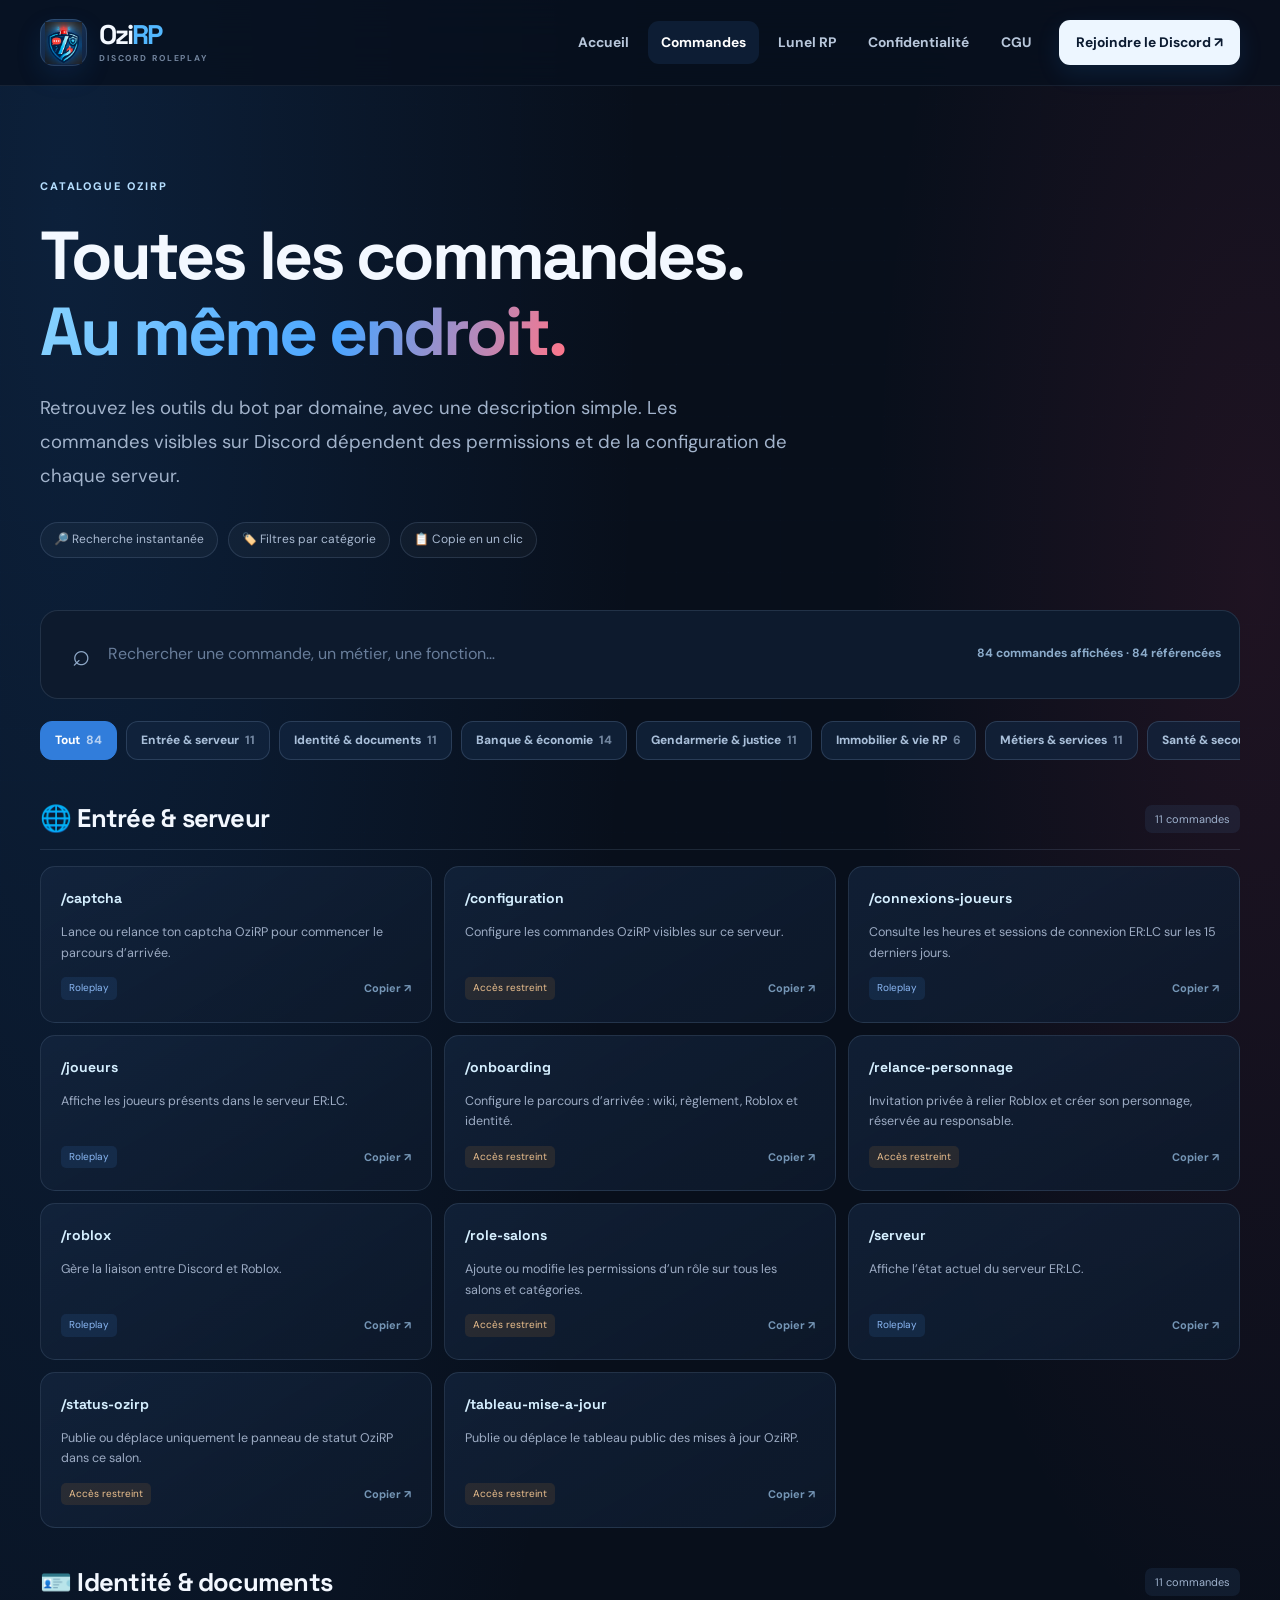
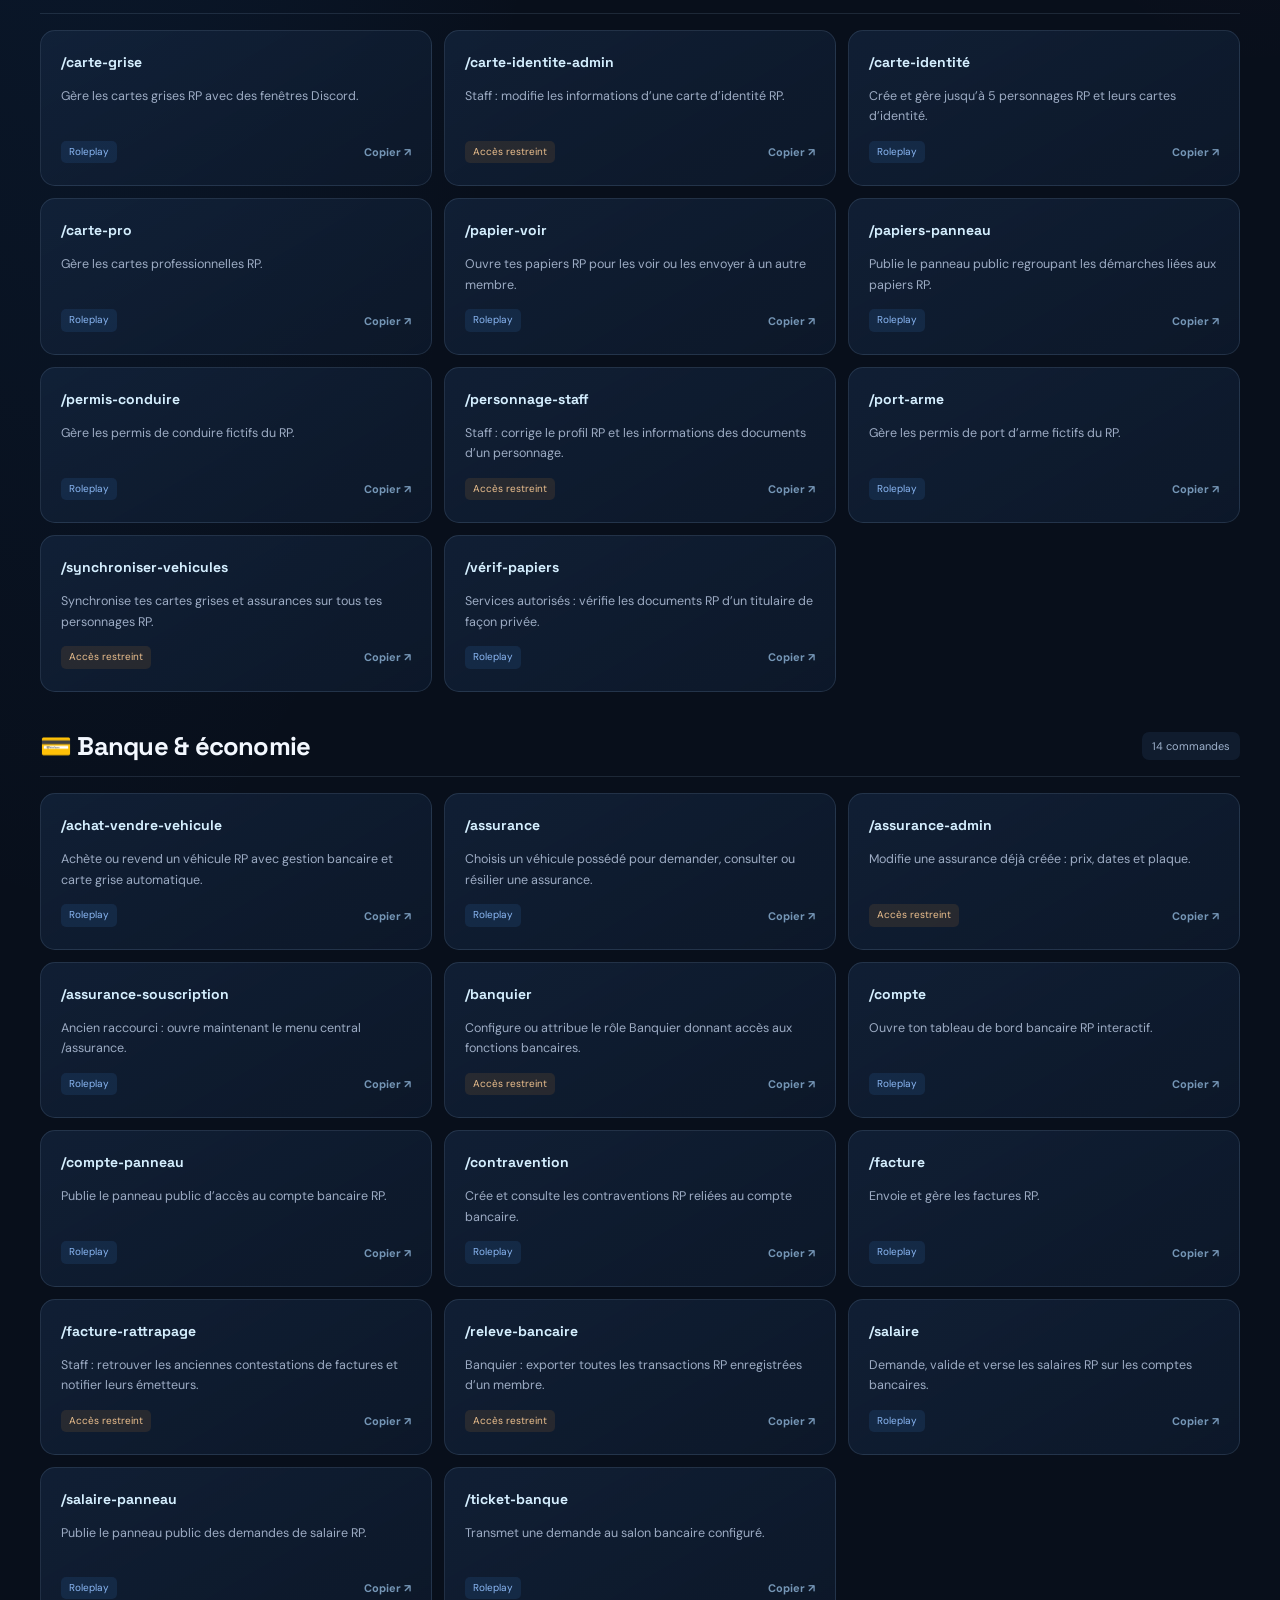
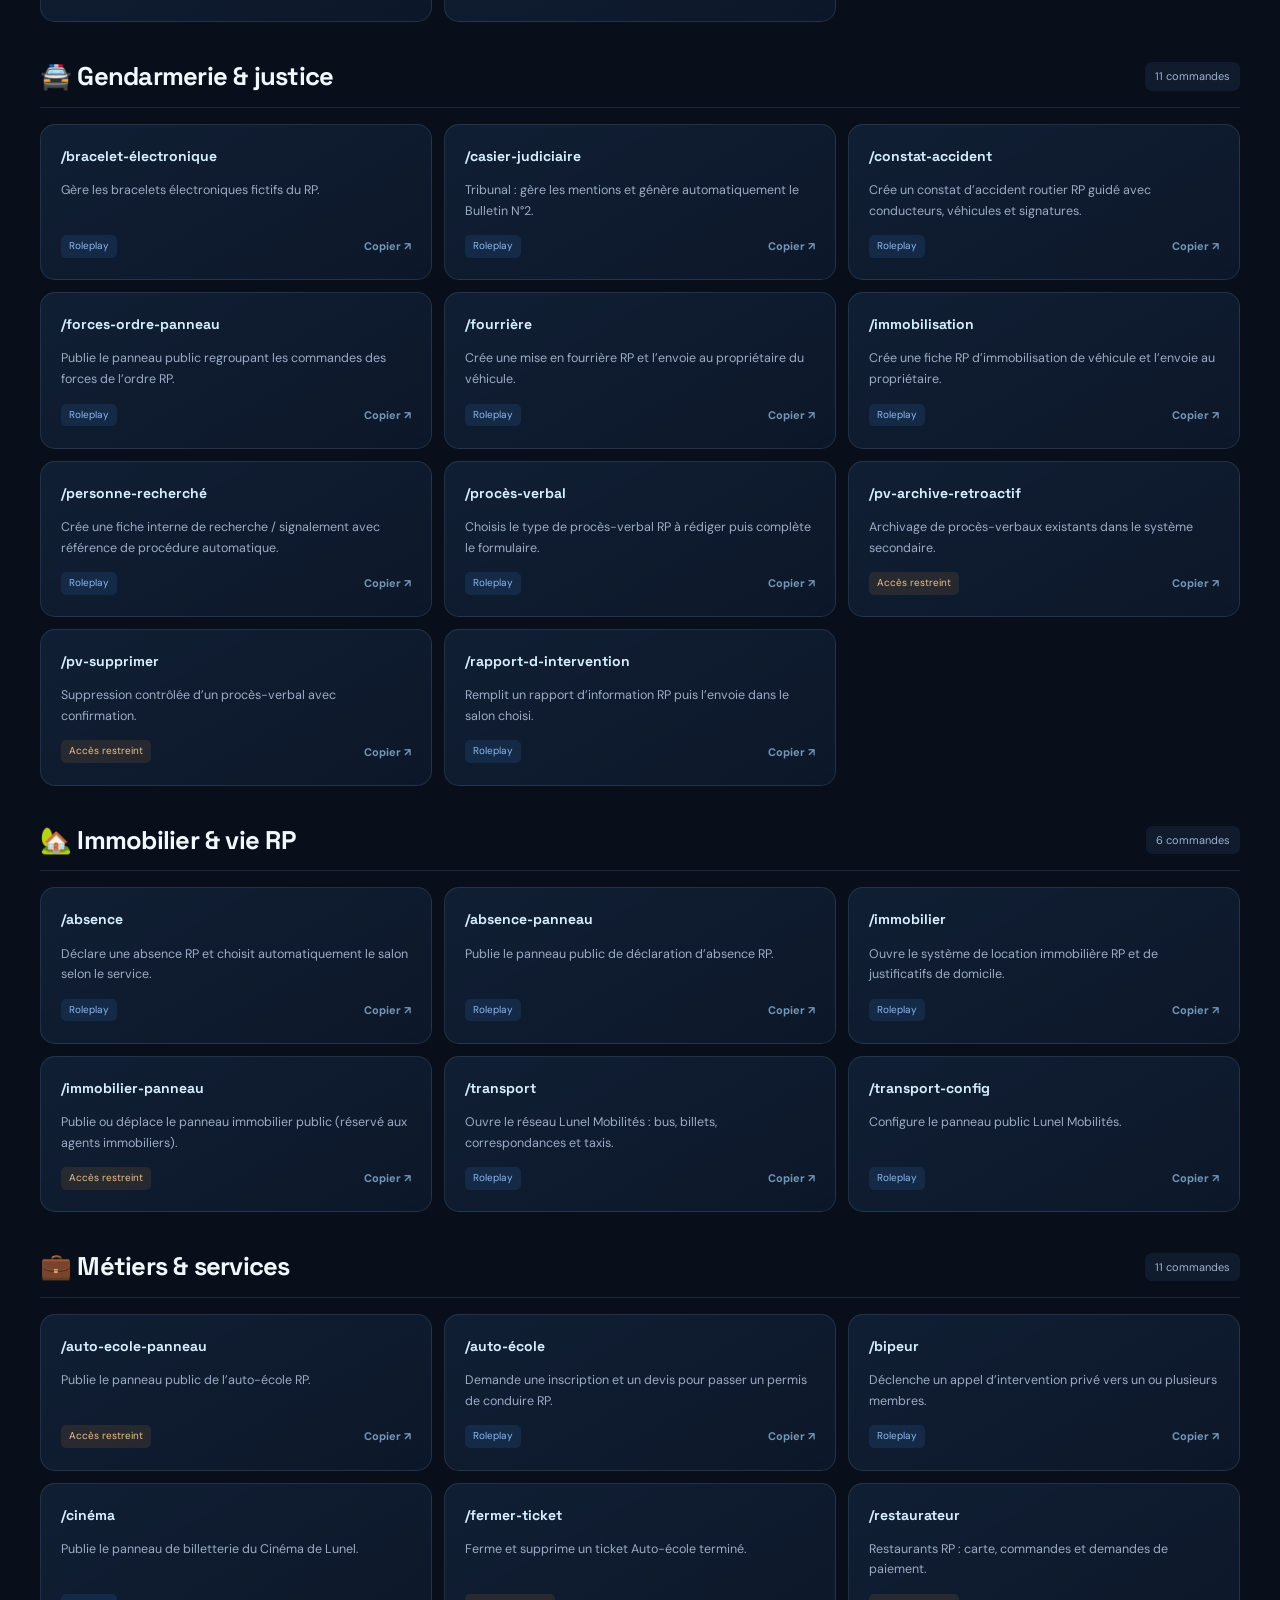
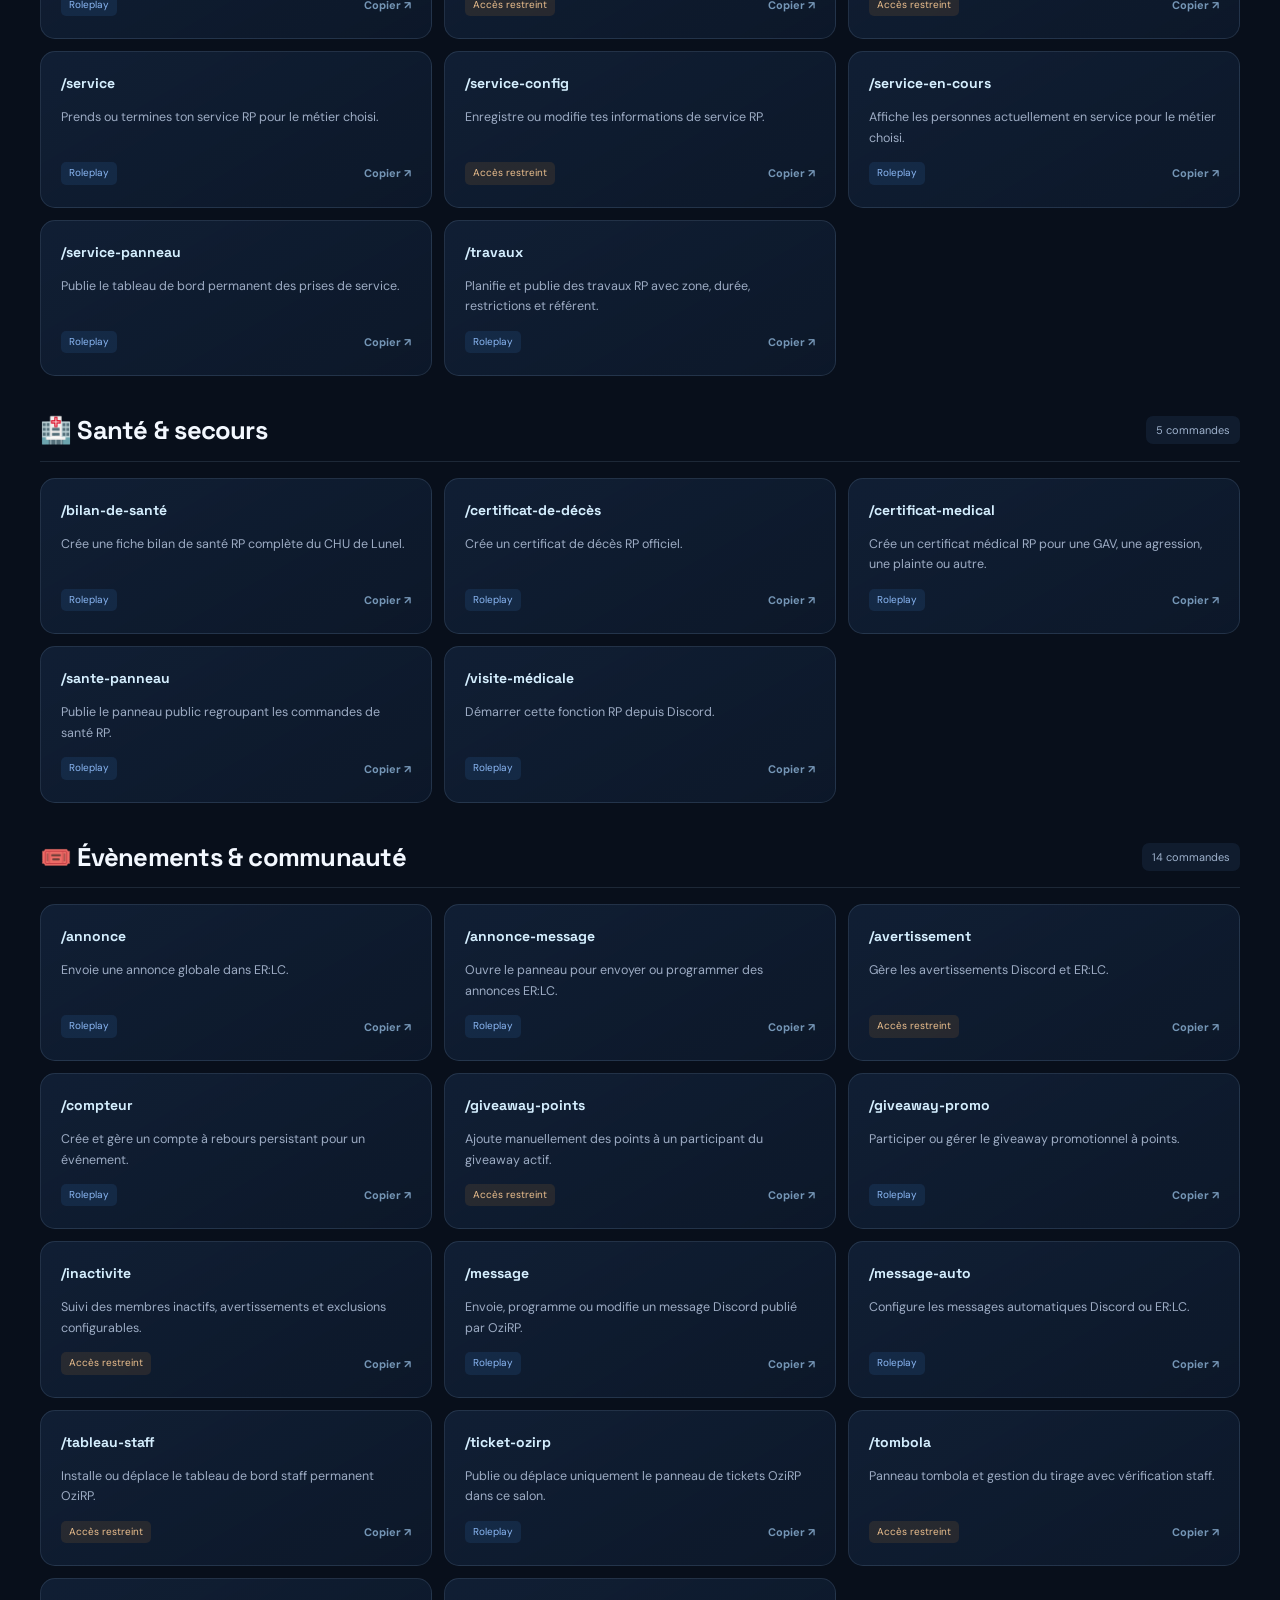
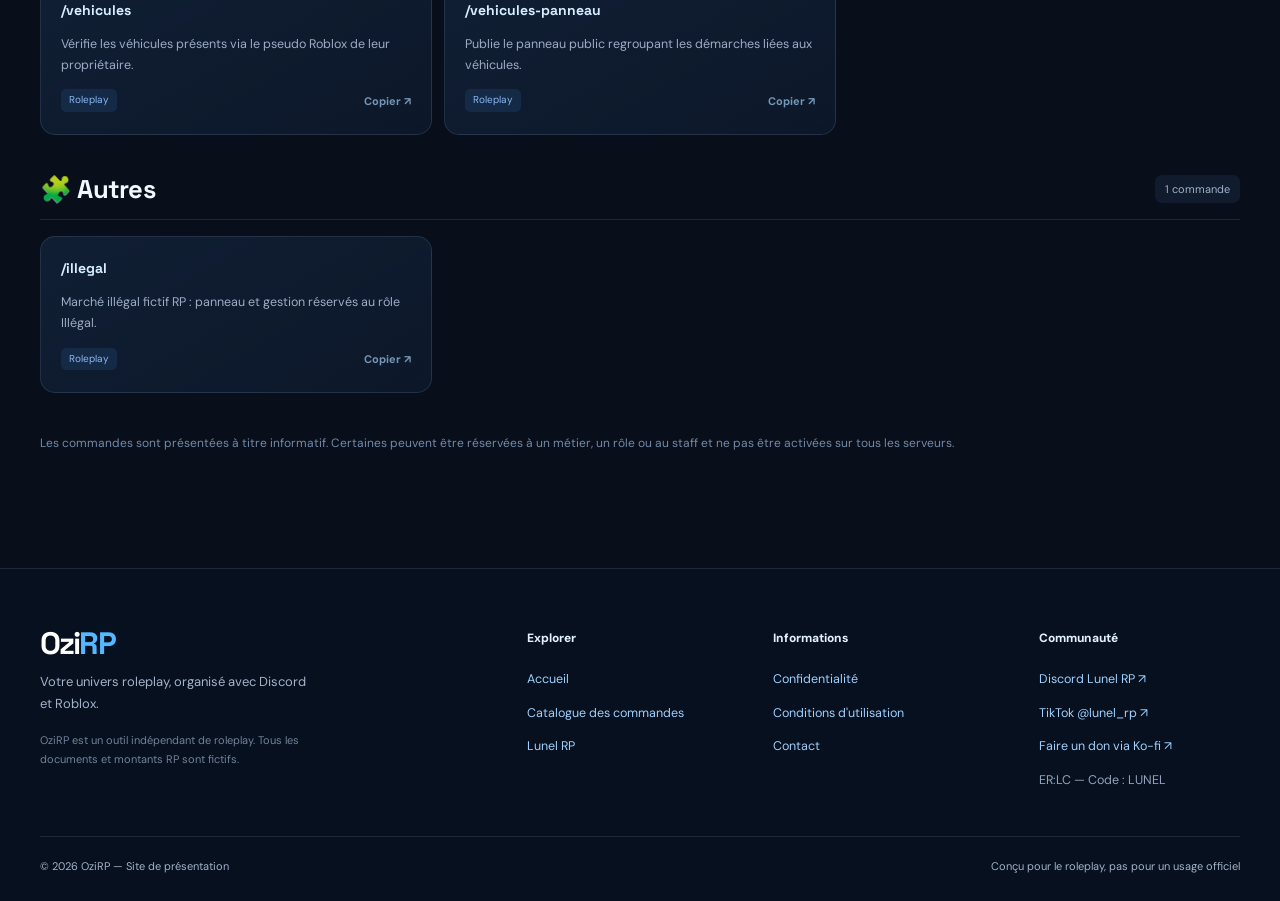
<file: commandes.html>
<!doctype html>
<html lang="fr"><head><meta charset="utf-8"><meta name="viewport" content="width=device-width,initial-scale=1">
<title>Catalogue des commandes — OziRP</title><meta name="description" content="Explorez le catalogue des commandes du bot Discord OziRP avec filtres, recherche et descriptions.">
<meta name="theme-color" content="#091425"><link rel="icon" type="image/png" href="assets/ozirp-logo-icon.png"><link rel="stylesheet" href="styles.css"></head>
<body class="page-commands"><a class="skip-link" href="#contenu">Aller au contenu</a>
<header class="site-header" id="haut">
  <div class="nav-shell container">
    <a class="brand" href="index.html" aria-label="OziRP — Accueil">
      <span class="brand-symbol"><img src="assets/ozirp-logo-icon.png" alt="" onerror="this.style.display='none';this.parentNode.textContent='O'" /></span>
      <span class="brand-text">Ozi<span>RP</span><small>DISCORD ROLEPLAY</small></span>
    </a>
    <button class="menu-toggle" type="button" aria-controls="nav-links" aria-expanded="false" aria-label="Ouvrir le menu"><span></span><span></span><span></span></button>
    <nav class="navlinks" id="nav-links" aria-label="Navigation principale">
      <a href="index.html" data-page="index">Accueil</a>
      <a href="commandes.html" data-page="commandes">Commandes</a>
      <a href="lunel-rp.html" data-page="lunel">Lunel RP</a>
      <a class="nav-legal" href="politique-confidentialite.html">Confidentialité</a>
      <a class="nav-legal" href="cgu.html">CGU</a>
      <a class="nav-cta" href="https://discord.gg/ZyDnUXGUGc" target="_blank" rel="noopener noreferrer">Rejoindre le Discord <span aria-hidden="true">↗</span></a>
    </nav>
  </div>
</header><main id="contenu"><section class="page-intro container"><div class="eyebrow">CATALOGUE OziRP</div><h1>Toutes les commandes. <span>Au même endroit.</span></h1><p>Retrouvez les outils du bot par domaine, avec une description simple. Les commandes visibles sur Discord dépendent des permissions et de la configuration de chaque serveur.</p><div class="intro-facts"><span>🔎 Recherche instantanée</span><span>🏷️ Filtres par catégorie</span><span>📋 Copie en un clic</span></div></section>
<section class="catalog-area container"><div class="catalog-toolbar"><div class="search-wrap"><span aria-hidden="true">⌕</span><input type="search" id="commandSearch" placeholder="Rechercher une commande, un métier, une fonction…" autocomplete="off" aria-label="Rechercher parmi les commandes"><button type="button" id="clearSearch" class="clear-search" aria-label="Effacer la recherche" hidden>×</button></div><div class="catalog-count" id="searchResult" aria-live="polite"></div></div>
<div class="filter-strip" id="categoryFilters" aria-label="Filtrer par domaine"></div><div id="commandList" class="command-list"></div><div id="noResults" class="empty-state" hidden><strong>Oups, rien à afficher.</strong><p>Essayez une autre recherche ou retirez le filtre actif.</p><button type="button" class="btn btn-outline" id="resetFilters">Voir toutes les commandes</button></div><p class="catalog-note">Les commandes sont présentées à titre informatif. Certaines peuvent être réservées à un métier, un rôle ou au staff et ne pas être activées sur tous les serveurs.</p></section></main><footer class="footer">
  <div class="container footer-grid">
    <div class="footer-brand"><strong>Ozi<span>RP</span></strong><p>Votre univers roleplay, organisé avec Discord et Roblox.</p><p class="rp-disclaimer">OziRP est un outil indépendant de roleplay. Tous les documents et montants RP sont fictifs.</p></div>
    <div><span class="footer-heading">Explorer</span><a href="index.html">Accueil</a><a href="commandes.html">Catalogue des commandes</a><a href="lunel-rp.html">Lunel RP</a></div>
    <div><span class="footer-heading">Informations</span><a href="politique-confidentialite.html">Confidentialité</a><a href="cgu.html">Conditions d'utilisation</a><a href="mailto:ozi.rp26@gmail.com">Contact</a></div>
    <div><span class="footer-heading">Communauté</span><a href="https://discord.gg/ZyDnUXGUGc" target="_blank" rel="noopener noreferrer">Discord Lunel RP ↗</a><a href="https://www.tiktok.com/@lunel_rp" target="_blank" rel="noopener noreferrer">TikTok @lunel_rp ↗</a><a href="https://ko-fi.com/lunelrp" target="_blank" rel="noopener noreferrer">Faire un don via Ko-fi ↗</a><span class="footer-muted">ER:LC — Code : LUNEL</span></div>
  </div>
  <div class="footer-bottom container"><span>© 2026 OziRP — Site de présentation</span><span>Conçu pour le roleplay, pas pour un usage officiel</span></div>
</footer><script defer src="script.js"></script></body></html>
</file>
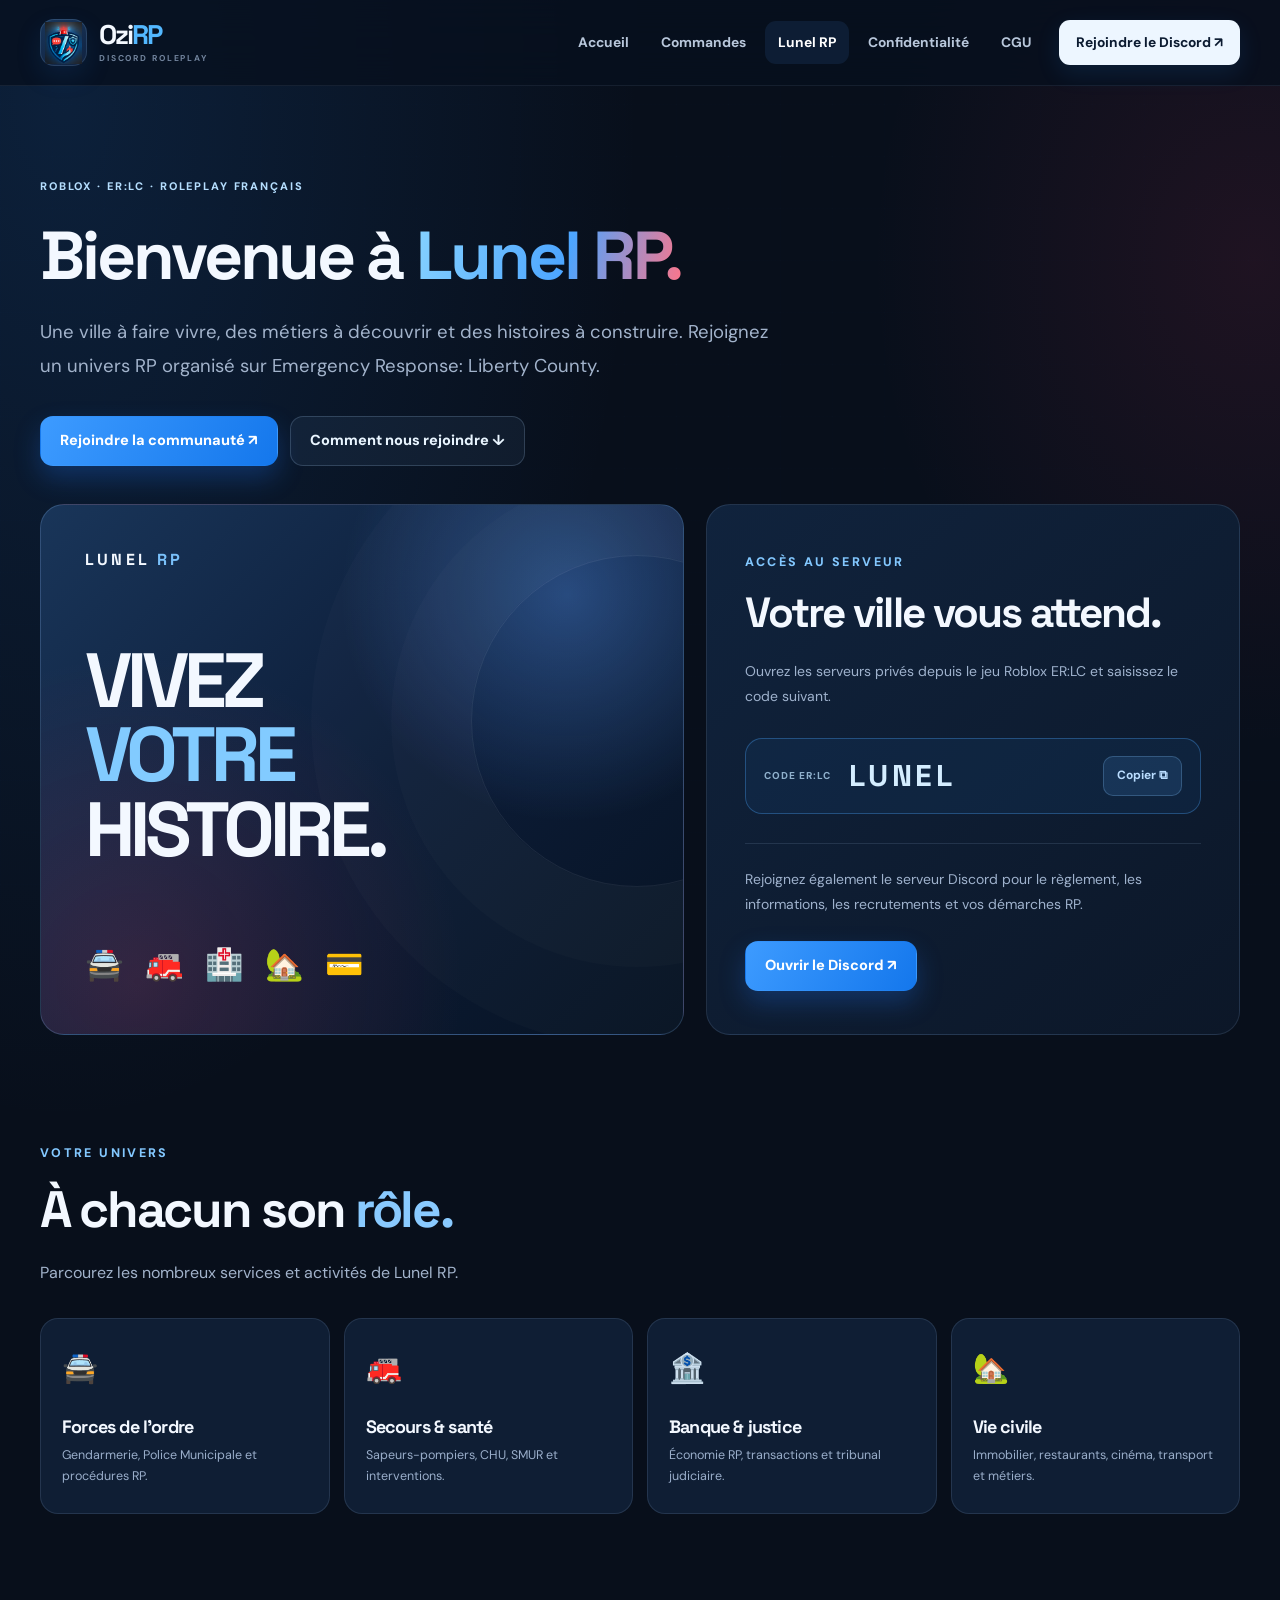
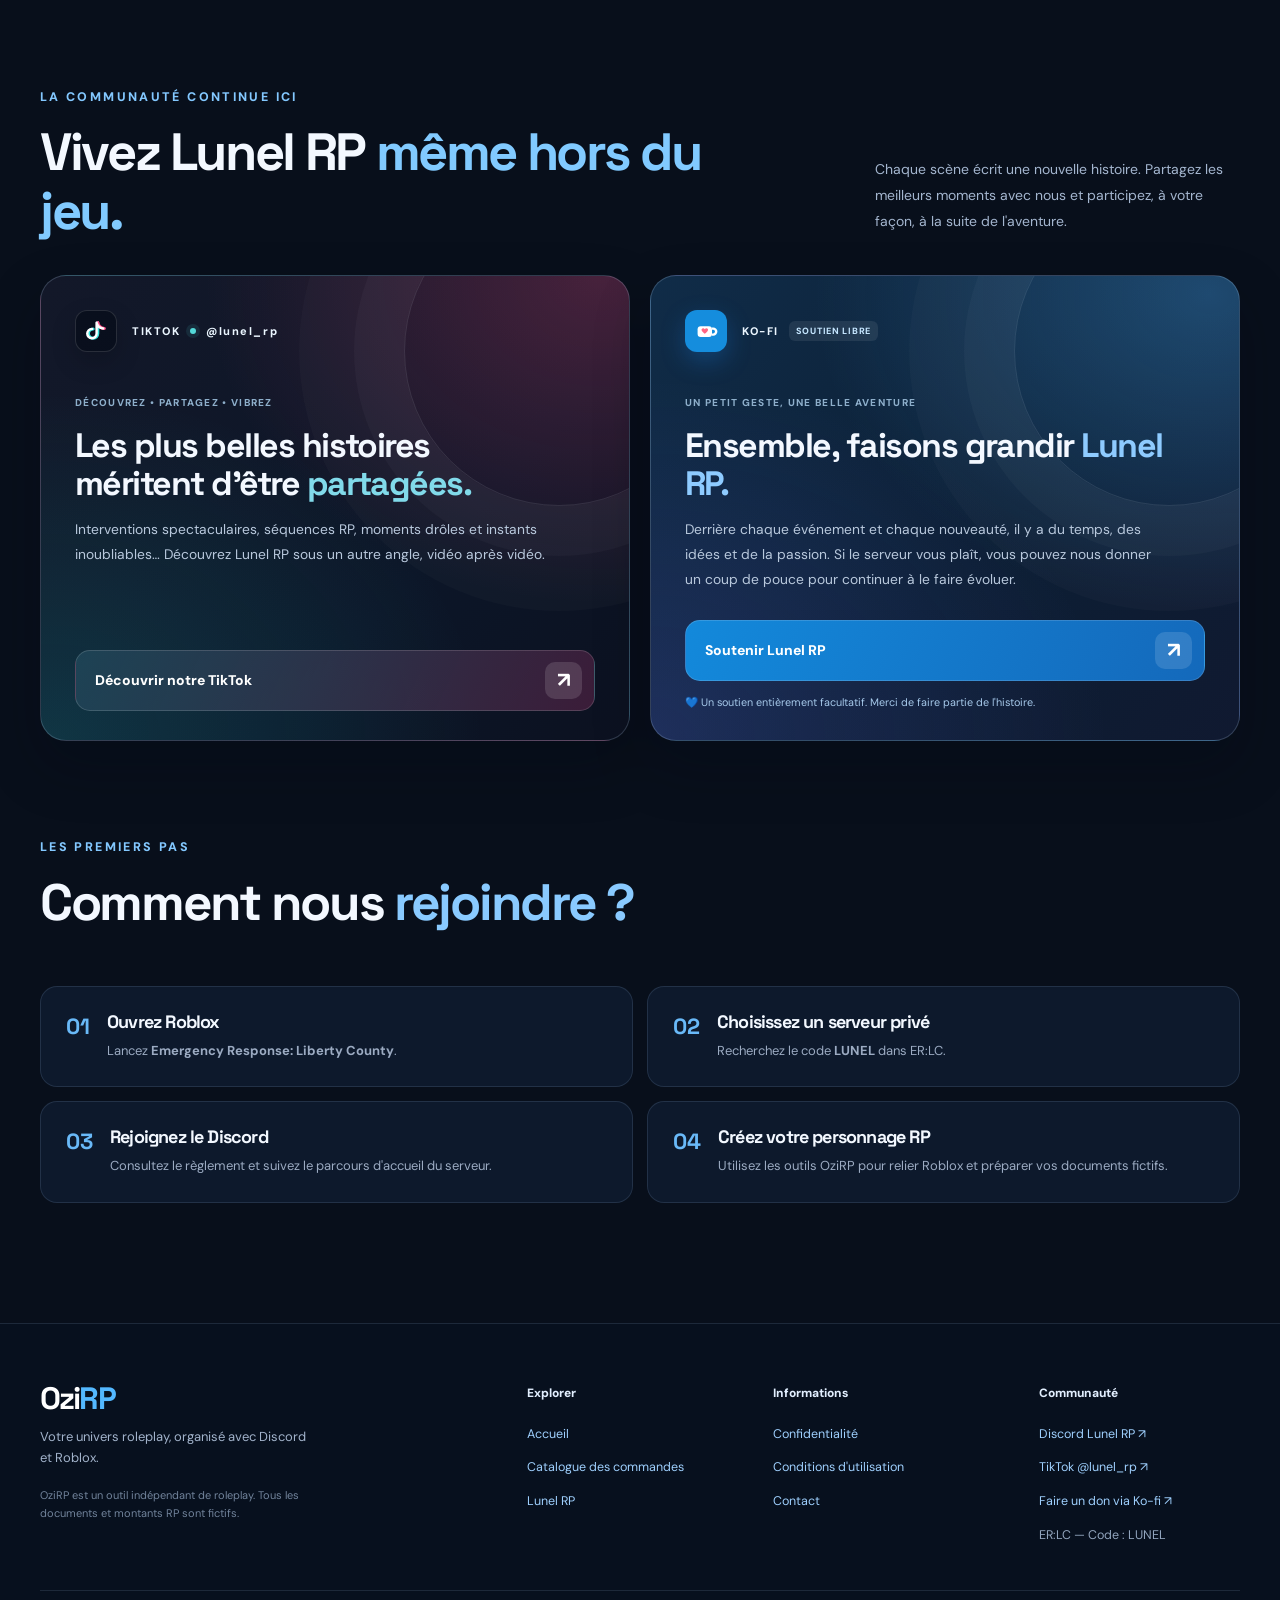
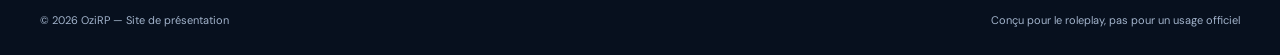
<file: lunel-rp.html>
<!doctype html>
<html lang="fr"><head><meta charset="utf-8"><meta name="viewport" content="width=device-width,initial-scale=1">
<title>Lunel RP — Serveur Roblox ER:LC — OziRP</title><meta name="description" content="Découvrez Lunel RP, son univers RolePlay français sur Roblox ER:LC et le code privé LUNEL.">
<meta name="theme-color" content="#091425"><link rel="icon" type="image/png" href="assets/ozirp-logo-icon.png"><link rel="stylesheet" href="styles.css?v=ozirp-social-20261027-v2"><style id="community-social-style">
/* OziRP 2026 — TikTok & Ko-fi : espaces de communauté */
.community-section{padding-top:90px;padding-bottom:92px;scroll-margin-top:92px}
.community-heading{display:flex;justify-content:space-between;align-items:end;gap:42px;margin-bottom:34px}
.community-heading>div{max-width:710px}
.community-heading h2{max-width:740px;margin:14px 0 0;font-size:clamp(2.3rem,4.1vw,4.05rem)}
.community-heading h2 em{font-style:normal;color:#81caff}
.community-heading>p{flex:0 1 365px;color:#a4b6cf;font-size:14px;line-height:1.85;padding-bottom:6px}
.community-cards{display:grid;grid-template-columns:repeat(2,minmax(0,1fr));gap:20px}
.community-card{isolation:isolate;position:relative;display:flex;flex-direction:column;overflow:hidden;min-height:444px;padding:34px 34px 29px;border-radius:26px;border:1px solid rgba(194,223,255,.20);box-shadow:0 25px 55px rgba(1,7,19,.25);transition:transform .24s ease,border-color .24s ease,box-shadow .24s ease}
.community-card:hover{transform:translateY(-5px);border-color:rgba(194,223,255,.39);box-shadow:0 34px 68px rgba(1,7,19,.36)}
.community-tiktok{background:radial-gradient(ellipse at 95% 0%,rgba(255,68,121,.24),transparent 50%),radial-gradient(ellipse at 2% 100%,rgba(26,227,225,.15),transparent 53%),linear-gradient(133deg,#131829,#0c1628 64%,#0c1120)}
.community-kofi{background:radial-gradient(ellipse at 95% 4%,rgba(74,177,255,.29),transparent 50%),radial-gradient(ellipse at 0% 100%,rgba(109,106,246,.18),transparent 55%),linear-gradient(133deg,#102c48,#0c1f35 57%,#101930)}
.community-card-orbit{position:absolute;z-index:-1;right:-85px;top:-80px;width:310px;height:310px;border:1px solid rgba(230,240,255,.11);border-radius:50%;box-shadow:0 0 0 50px rgba(235,242,255,.027),0 0 0 105px rgba(235,242,255,.018)}
.community-card-head{display:flex;align-items:center;gap:15px;margin-bottom:36px}
.social-mark{display:inline-grid;place-items:center;width:42px;height:42px;border-radius:12px;flex-shrink:0}
.social-mark svg{display:block;width:24px !important;height:24px !important;max-width:24px !important;max-height:24px !important;min-width:24px;min-height:24px;flex:0 0 24px}
.social-mark-tiktok{background:rgba(5,11,24,.66);border:1px solid rgba(255,255,255,.13);box-shadow:0 10px 24px rgba(0,0,0,.17)}
.social-mark-kofi{background:#158ddd;box-shadow:0 9px 24px rgba(26,132,241,.28)}
.community-platform{display:flex;align-items:center;gap:10px;flex-wrap:wrap;font:800 11px 'DM Sans',sans-serif;letter-spacing:.14em;color:#ebf6ff}
.community-live-dot{width:6px;height:6px;background:#53d9d9;border-radius:50%;box-shadow:0 0 0 4px rgba(83,217,217,.10)}
.community-small-note{font-size:9px;letter-spacing:.08em;font-weight:800;color:#c5e6ff;background:rgba(255,255,255,.08);border-radius:6px;padding:4px 7px}
.community-card-body{position:relative;flex:1}
.community-overline{font-size:10px;letter-spacing:.13em;font-weight:800;color:#8eafcb}
.community-card h3{margin:13px 0 14px;font-size:clamp(1.7rem,2.65vw,2.45rem);line-height:1.12;max-width:490px}
.community-card h3 span{color:#81daea}
.community-kofi h3 span{color:#8ecbff}
.community-card-body>p{max-width:485px;font-size:13.8px;line-height:1.83;color:#b9c9dd;margin-bottom:27px}
.community-action{position:relative;display:flex;align-items:center;justify-content:space-between;gap:15px;min-height:59px;border:1px solid rgba(255,255,255,.15);border-radius:15px;padding:11px 12px 11px 19px;font-size:14px;font-weight:800;color:#fff;transition:background .22s,transform .22s}
.community-action:hover{transform:translateY(-2px)}
.action-tiktok{background:linear-gradient(115deg,rgba(30,68,86,.94),rgba(82,34,68,.68))}
.action-tiktok:hover{background:linear-gradient(115deg,rgba(36,101,121,.98),rgba(120,43,80,.79))}
.action-kofi{background:linear-gradient(115deg,#1389db,#1469bb)}
.action-kofi:hover{background:linear-gradient(115deg,#1b9aec,#1472c7)}
.community-arrow{display:grid;place-items:center;width:37px;height:37px;background:rgba(255,255,255,.13);border-radius:10px;font-size:21px}
.community-fineprint{font-size:10.8px;color:#a6c9ea;line-height:1.7;padding-top:12px}
.page-lunel .community-section{padding-top:65px}
@media(max-width:850px){.community-heading{align-items:start;flex-direction:column;gap:13px}.community-heading>p{flex:auto;max-width:660px}.community-cards{gap:13px}.community-card{padding:27px 24px;min-height:445px}.community-card-head{margin-bottom:29px}}
@media(max-width:660px){.community-cards{grid-template-columns:1fr}.community-card{min-height:0;padding:27px 25px 25px}.community-heading{margin-bottom:25px}.community-heading h2{font-size:clamp(2rem,9.3vw,3rem)}.community-card h3{font-size:clamp(1.7rem,7.3vw,2.2rem)}.community-card-head{margin-bottom:28px}.community-action{margin-top:10px}.community-section{padding-top:58px;padding-bottom:65px}}
/* Affichage sans défilement horizontal sur les petits écrans. */
@media(max-width:530px){
  .integration-inner{grid-template-columns:minmax(0,1fr)}
  .integration-copy,.connection-graphic{min-width:0;max-width:100%}
  .connection-graphic{width:100%;gap:4px}
  .connection-node{flex:0 1 90px;width:90px}
  .connection-dash{min-width:0;flex:1}
  .hero-visual .visual-glow{inset:0}
}

/* Neutralisation de la taille par defaut des SVG (CSS ancien / cache) */
section.community-section .community-card .community-card-head .social-mark {
 display:inline-flex!important; align-items:center!important;justify-content:center!important;
 flex:0 0 42px!important; width:42px!important;height:42px!important;
 min-width:42px!important; max-width:42px!important;min-height:42px!important; max-height:42px!important;
 overflow:hidden!important;
}
section.community-section .community-card .community-card-head .social-mark svg {
 display:block!important; position:static!important; width:24px!important; height:24px!important;
 max-width:24px!important; max-height:24px!important; min-width:24px!important; min-height:24px!important;
 aspect-ratio:1!important; transform:none!important;
}

</style>
</head>
<body class="page-lunel"><a class="skip-link" href="#contenu">Aller au contenu</a>
<header class="site-header" id="haut">
  <div class="nav-shell container">
    <a class="brand" href="index.html" aria-label="OziRP — Accueil">
      <span class="brand-symbol"><img src="assets/ozirp-logo-icon.png" alt="" onerror="this.style.display='none';this.parentNode.textContent='O'" /></span>
      <span class="brand-text">Ozi<span>RP</span><small>DISCORD ROLEPLAY</small></span>
    </a>
    <button class="menu-toggle" type="button" aria-controls="nav-links" aria-expanded="false" aria-label="Ouvrir le menu"><span></span><span></span><span></span></button>
    <nav class="navlinks" id="nav-links" aria-label="Navigation principale">
      <a href="index.html" data-page="index">Accueil</a>
      <a href="commandes.html" data-page="commandes">Commandes</a>
      <a href="lunel-rp.html" data-page="lunel">Lunel RP</a>
      <a class="nav-legal" href="politique-confidentialite.html">Confidentialité</a>
      <a class="nav-legal" href="cgu.html">CGU</a>
      <a class="nav-cta" href="https://discord.gg/ZyDnUXGUGc" target="_blank" rel="noopener noreferrer">Rejoindre le Discord <span aria-hidden="true">↗</span></a>
    </nav>
  </div>
</header><main id="contenu"><section class="page-intro container lunel-intro"><div class="eyebrow">ROBLOX · ER:LC · ROLEPLAY FRANÇAIS</div><h1>Bienvenue à <span>Lunel RP.</span></h1><p>Une ville à faire vivre, des métiers à découvrir et des histoires à construire. Rejoignez un univers RP organisé sur Emergency Response: Liberty County.</p><div class="hero-actions"><a class="btn btn-primary" href="https://discord.gg/ZyDnUXGUGc" target="_blank" rel="noopener noreferrer">Rejoindre la communauté ↗</a><a class="btn btn-outline" href="#comment-rejoindre">Comment nous rejoindre ↓</a></div></section>
<section class="container lunel-feature"><div class="lunel-poster"><span class="lunel-poster-kicker">LUNEL <b>RP</b></span><div class="lunel-poster-line">VIVEZ<br><em>VOTRE</em><br>HISTOIRE.</div><div class="lunel-poster-bottom">🚔 &nbsp; 🚒 &nbsp; 🏥 &nbsp; 🏡 &nbsp; 💳</div></div><div class="server-card"><span class="kicker">ACCÈS AU SERVEUR</span><h2>Votre ville vous attend.</h2><p>Ouvrez les serveurs privés depuis le jeu Roblox ER:LC et saisissez le code suivant.</p><div class="server-code-box"><span>CODE ER:LC</span><strong>LUNEL</strong><button type="button" class="copy-code" data-code="LUNEL" aria-label="Copier le code LUNEL">Copier ⧉</button></div><p class="copy-feedback" aria-live="polite"></p><div class="server-divider"></div><p>Rejoignez également le serveur Discord pour le règlement, les informations, les recrutements et vos démarches RP.</p><a class="btn btn-primary" href="https://discord.gg/ZyDnUXGUGc" target="_blank" rel="noopener noreferrer">Ouvrir le Discord ↗</a></div></section>
<section class="section container"><div class="section-top"><div><span class="kicker">VOTRE UNIVERS</span><h2>À chacun son <em>rôle.</em></h2><p>Parcourez les nombreux services et activités de Lunel RP.</p></div></div><div class="career-grid"><div class="career-item"><span>🚔</span><h3>Forces de l'ordre</h3><p>Gendarmerie, Police Municipale et procédures RP.</p></div><div class="career-item"><span>🚒</span><h3>Secours & santé</h3><p>Sapeurs-pompiers, CHU, SMUR et interventions.</p></div><div class="career-item"><span>🏦</span><h3>Banque & justice</h3><p>Économie RP, transactions et tribunal judiciaire.</p></div><div class="career-item"><span>🏡</span><h3>Vie civile</h3><p>Immobilier, restaurants, cinéma, transport et métiers.</p></div></div></section>

<section class="section community-section container" id="communaute">
  <div class="community-heading">
    <div>
      <span class="kicker">LA COMMUNAUTÉ CONTINUE ICI</span>
      <h2>Vivez Lunel RP <em>même hors du jeu.</em></h2>
    </div>
    <p>Chaque scène écrit une nouvelle histoire. Partagez les meilleurs moments avec nous et participez, à votre façon, à la suite de l'aventure.</p>
  </div>
  <div class="community-cards">
    <article class="community-card community-tiktok">
      <div class="community-card-orbit" aria-hidden="true"></div>
      <div class="community-card-head"><span class="social-mark social-mark-tiktok" aria-hidden="true"><svg width="24" height="24" style="width:24px!important;height:24px!important;max-width:24px!important;max-height:24px!important;display:block!important" viewBox="0 0 40 40" fill="none"><path d="M23 6v18.3a7.8 7.8 0 1 1-7.7-7.8" stroke="#36e5df" stroke-width="5" stroke-linecap="round"/><path d="M23 6c1.4 6.5 5.2 9.3 11 9.8" stroke="#ff4c87" stroke-width="5" stroke-linecap="round"/><path d="M21 6v18.3a7.8 7.8 0 1 1-7.7-7.8M21 6c1.4 6.5 5.2 9.3 11 9.8" stroke="white" stroke-width="4" stroke-linecap="round"/></svg></span><span class="community-platform">TIKTOK <span class="community-live-dot"></span> @lunel_rp</span></div>
      <div class="community-card-body">
        <span class="community-overline">DÉCOUVREZ • PARTAGEZ • VIBREZ</span>
        <h3>Les plus belles histoires méritent d'être <span>partagées.</span></h3>
        <p>Interventions spectaculaires, séquences RP, moments drôles et instants inoubliables… Découvrez Lunel RP sous un autre angle, vidéo après vidéo.</p>
      </div>
      <a class="community-action action-tiktok" href="https://www.tiktok.com/@lunel_rp" target="_blank" rel="noopener noreferrer" aria-label="Découvrir le TikTok officiel de Lunel RP (nouvel onglet)"><span>Découvrir notre TikTok</span><span class="community-arrow" aria-hidden="true">↗</span></a>
    </article>
    <article class="community-card community-kofi">
      <div class="community-card-orbit" aria-hidden="true"></div>
      <div class="community-card-head"><span class="social-mark social-mark-kofi" aria-hidden="true"><svg width="24" height="24" style="width:24px!important;height:24px!important;max-width:24px!important;max-height:24px!important;display:block!important" viewBox="0 0 40 40" fill="none"><rect x="6" y="12" width="24" height="18" rx="5" fill="#fff"/><path d="M30 16h2a5 5 0 0 1 0 10h-2" stroke="#fff" stroke-width="4"/><path d="M18 17c-2-3-7-1.1-5 2.6 1 2 5 5.1 5 5.1s4-3.1 5-5.1C25 15.9 20 14 18 17Z" fill="#ff6684"/></svg></span><span class="community-platform">KO-FI <span class="community-small-note">SOUTIEN LIBRE</span></span></div>
      <div class="community-card-body">
        <span class="community-overline">UN PETIT GESTE, UNE BELLE AVENTURE</span>
        <h3>Ensemble, faisons grandir <span>Lunel RP.</span></h3>
        <p>Derrière chaque événement et chaque nouveauté, il y a du temps, des idées et de la passion. Si le serveur vous plaît, vous pouvez nous donner un coup de pouce pour continuer à le faire évoluer.</p>
      </div>
      <a class="community-action action-kofi" href="https://ko-fi.com/lunelrp" target="_blank" rel="noopener noreferrer" aria-label="Soutenir Lunel RP sur Ko-fi (nouvel onglet)"><span>Soutenir Lunel RP</span><span class="community-arrow" aria-hidden="true">↗</span></a>
      <p class="community-fineprint">💙 Un soutien entièrement facultatif. Merci de faire partie de l'histoire.</p>
    </article>
  </div>
</section>

<section class="section container join-section" id="comment-rejoindre"><div class="section-top"><div><span class="kicker">LES PREMIERS PAS</span><h2>Comment nous <em>rejoindre ?</em></h2></div></div><ol class="join-steps"><li><span>01</span><div><h3>Ouvrez Roblox</h3><p>Lancez <strong>Emergency Response: Liberty County</strong>.</p></div></li><li><span>02</span><div><h3>Choisissez un serveur privé</h3><p>Recherchez le code <strong>LUNEL</strong> dans ER:LC.</p></div></li><li><span>03</span><div><h3>Rejoignez le Discord</h3><p>Consultez le règlement et suivez le parcours d'accueil du serveur.</p></div></li><li><span>04</span><div><h3>Créez votre personnage RP</h3><p>Utilisez les outils OziRP pour relier Roblox et préparer vos documents fictifs.</p></div></li></ol></section></main><footer class="footer">
  <div class="container footer-grid">
    <div class="footer-brand"><strong>Ozi<span>RP</span></strong><p>Votre univers roleplay, organisé avec Discord et Roblox.</p><p class="rp-disclaimer">OziRP est un outil indépendant de roleplay. Tous les documents et montants RP sont fictifs.</p></div>
    <div><span class="footer-heading">Explorer</span><a href="index.html">Accueil</a><a href="commandes.html">Catalogue des commandes</a><a href="lunel-rp.html">Lunel RP</a></div>
    <div><span class="footer-heading">Informations</span><a href="politique-confidentialite.html">Confidentialité</a><a href="cgu.html">Conditions d'utilisation</a><a href="mailto:ozi.rp26@gmail.com">Contact</a></div>
    <div><span class="footer-heading">Communauté</span><a href="https://discord.gg/ZyDnUXGUGc" target="_blank" rel="noopener noreferrer">Discord Lunel RP ↗</a><a href="https://www.tiktok.com/@lunel_rp" target="_blank" rel="noopener noreferrer">TikTok @lunel_rp ↗</a><a href="https://ko-fi.com/lunelrp" target="_blank" rel="noopener noreferrer">Faire un don via Ko-fi ↗</a><span class="footer-muted">ER:LC — Code : LUNEL</span></div>
  </div>
  <div class="footer-bottom container"><span>© 2026 OziRP — Site de présentation</span><span>Conçu pour le roleplay, pas pour un usage officiel</span></div>
</footer><script defer src="script.js"></script></body></html>
</file>
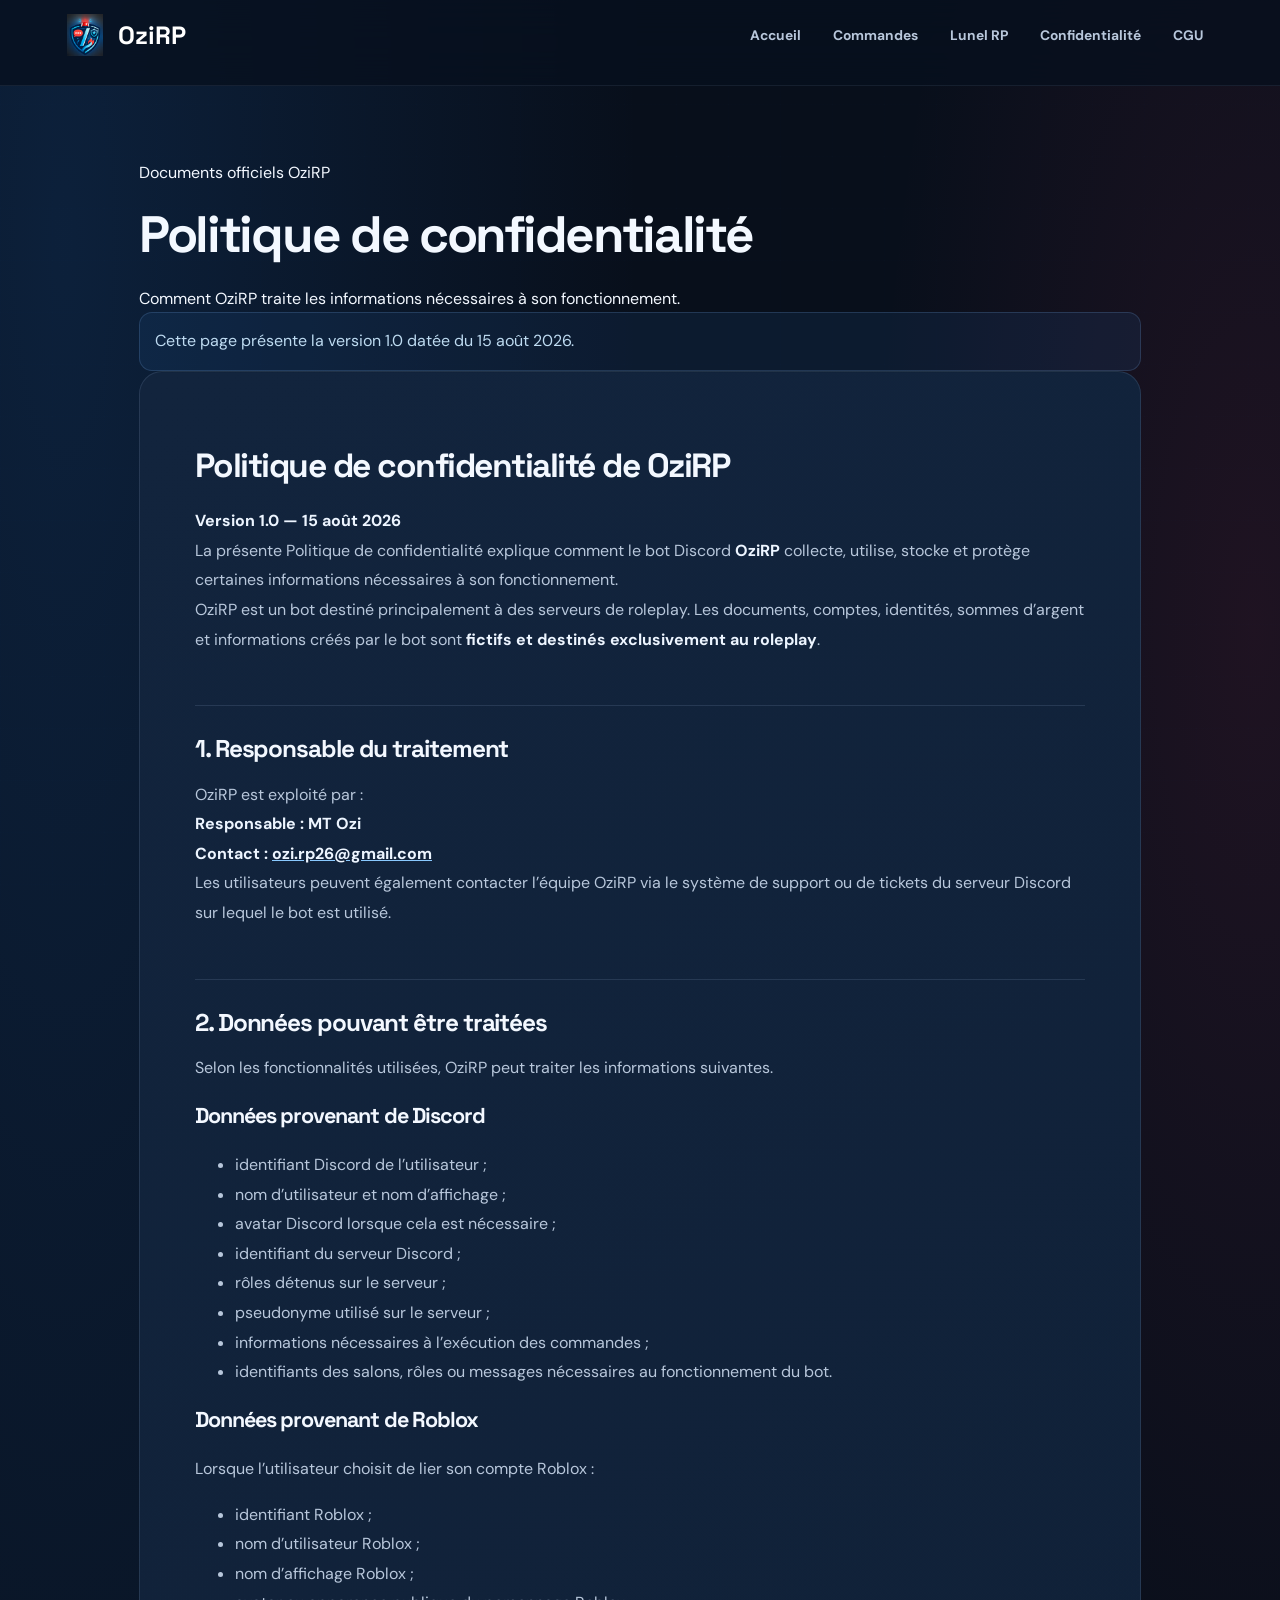
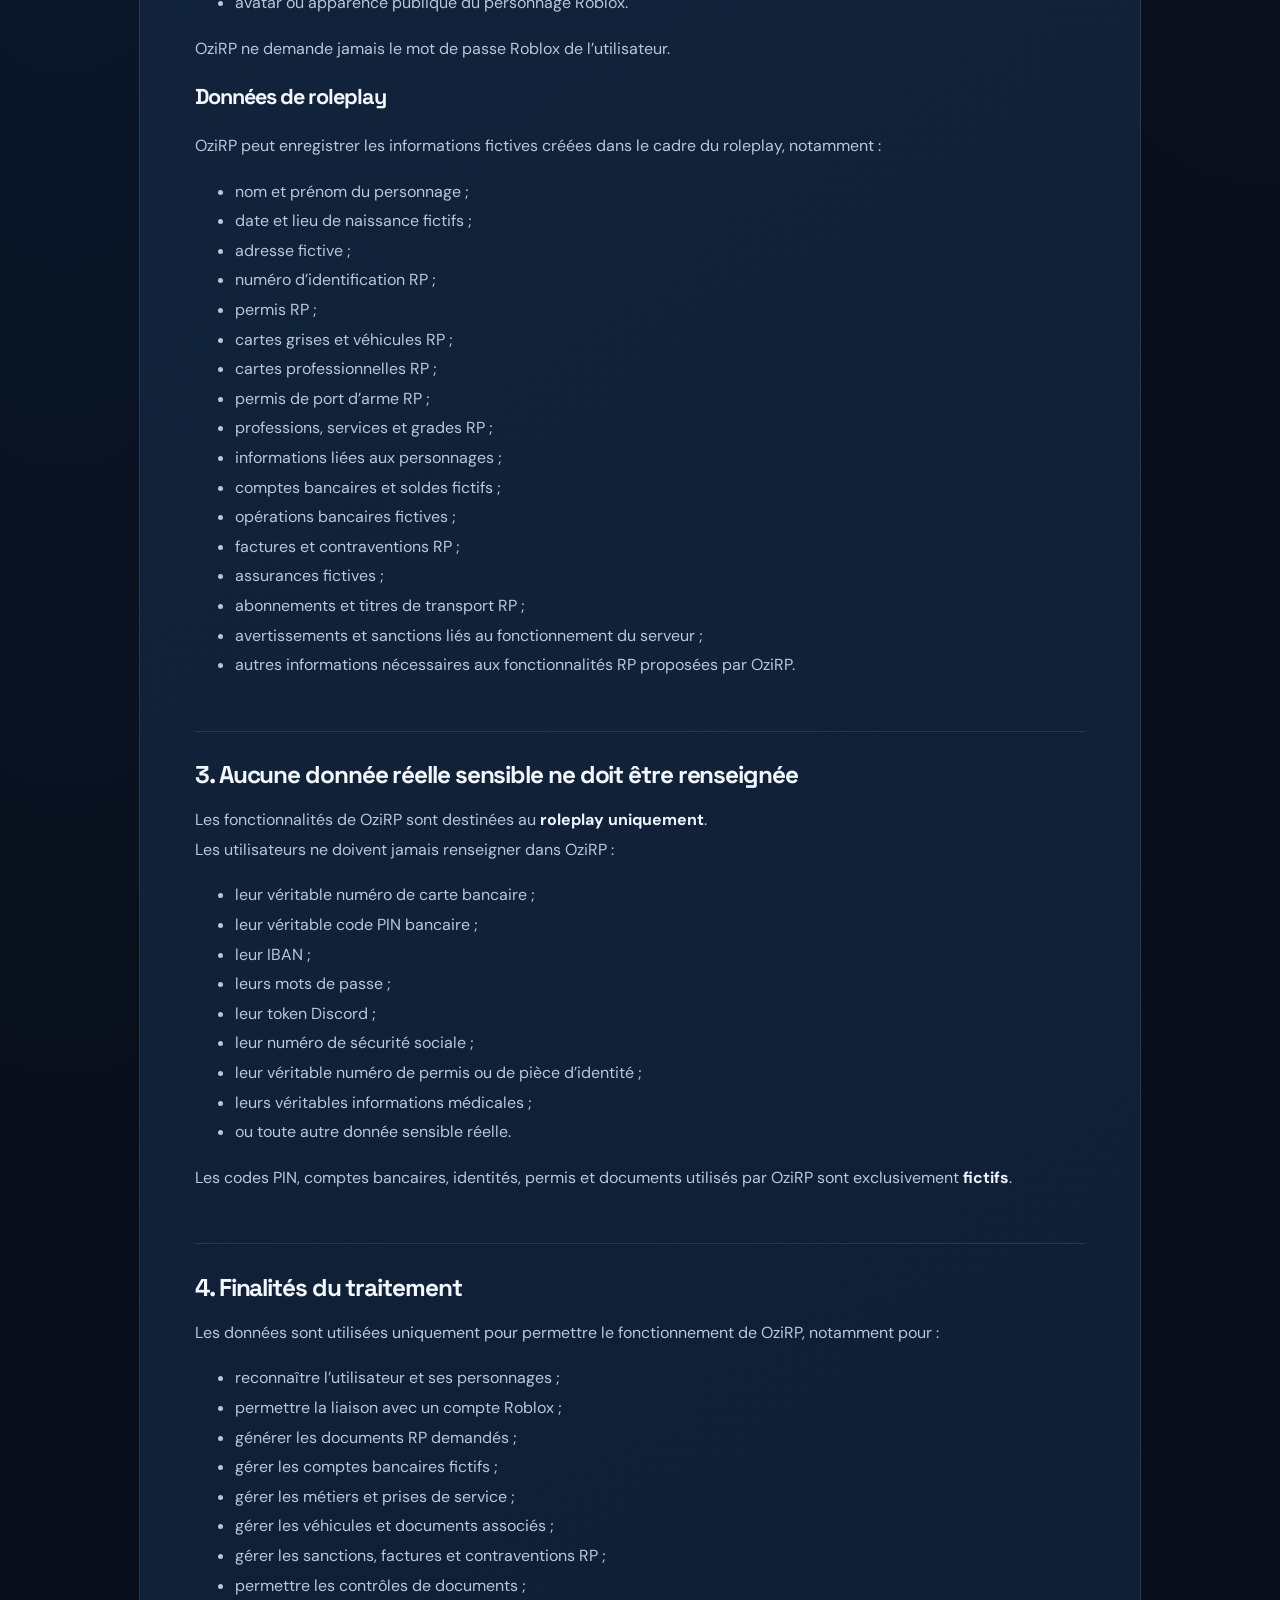
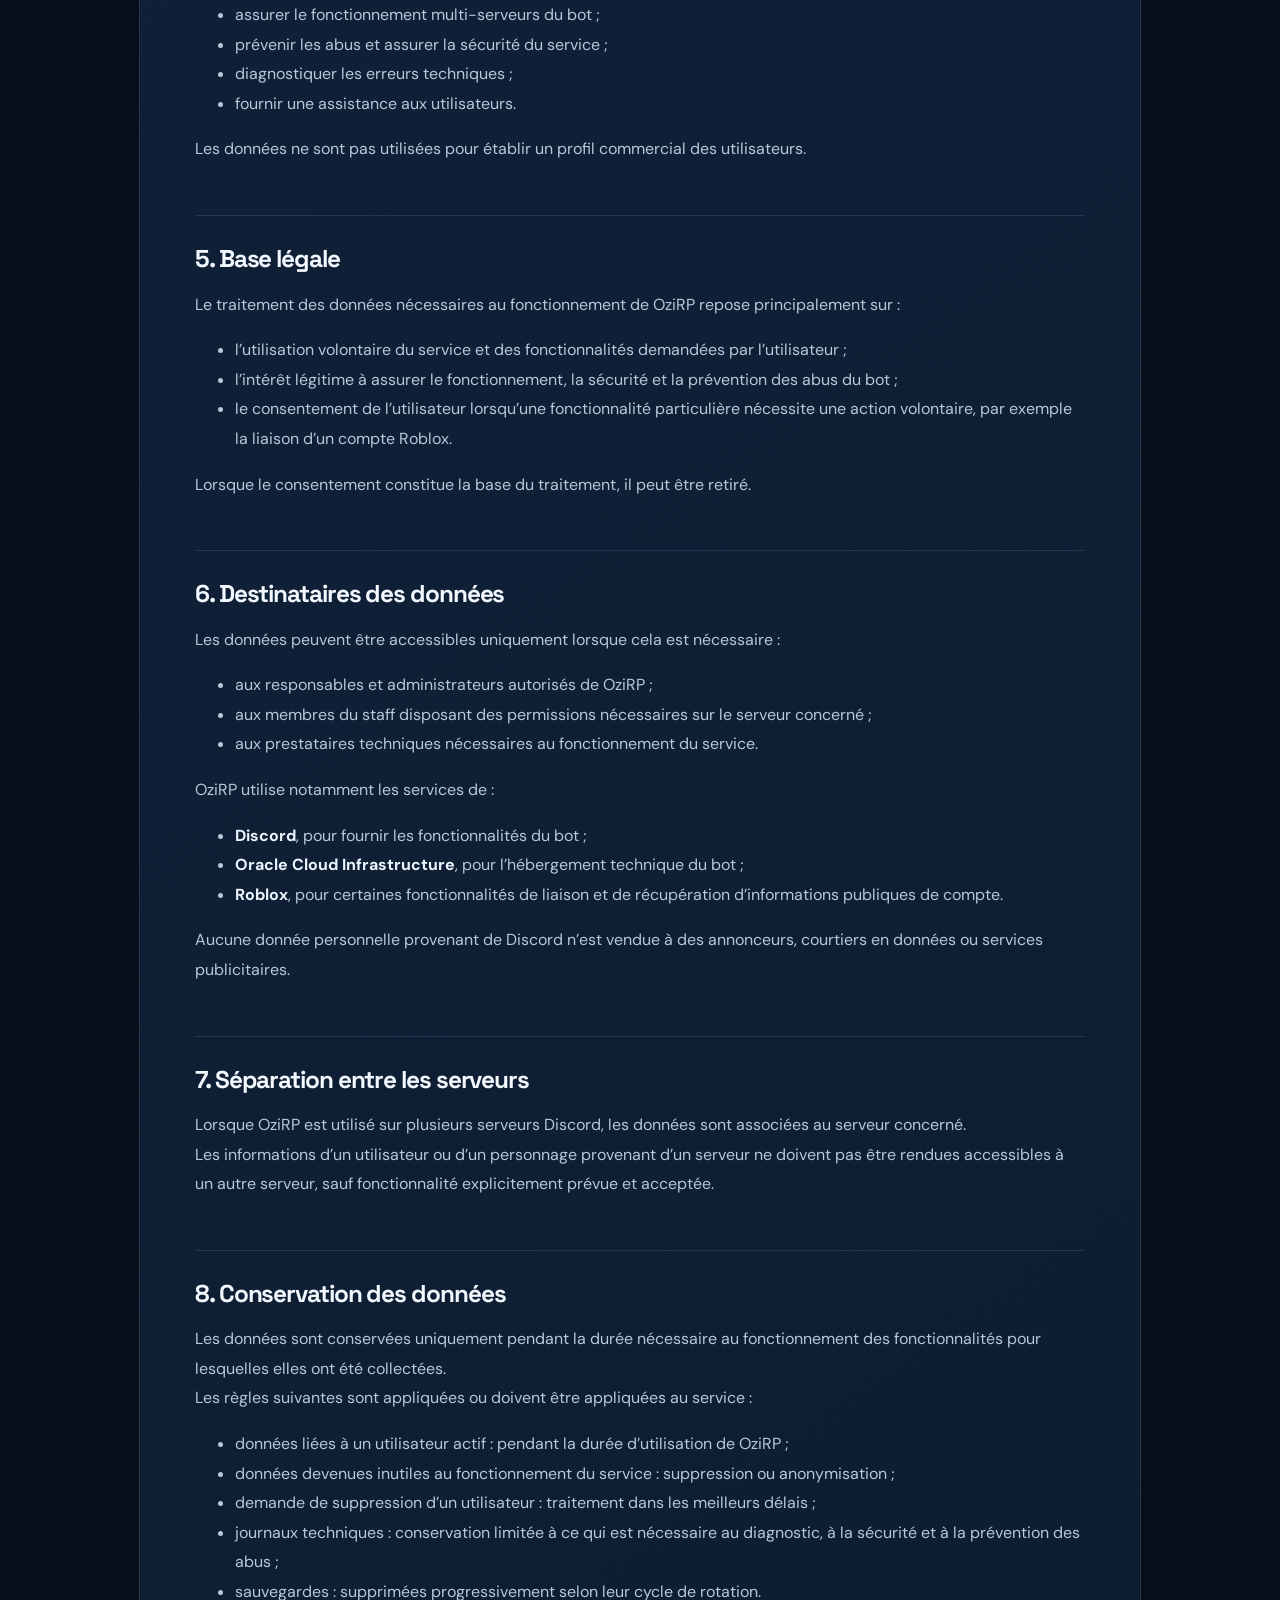
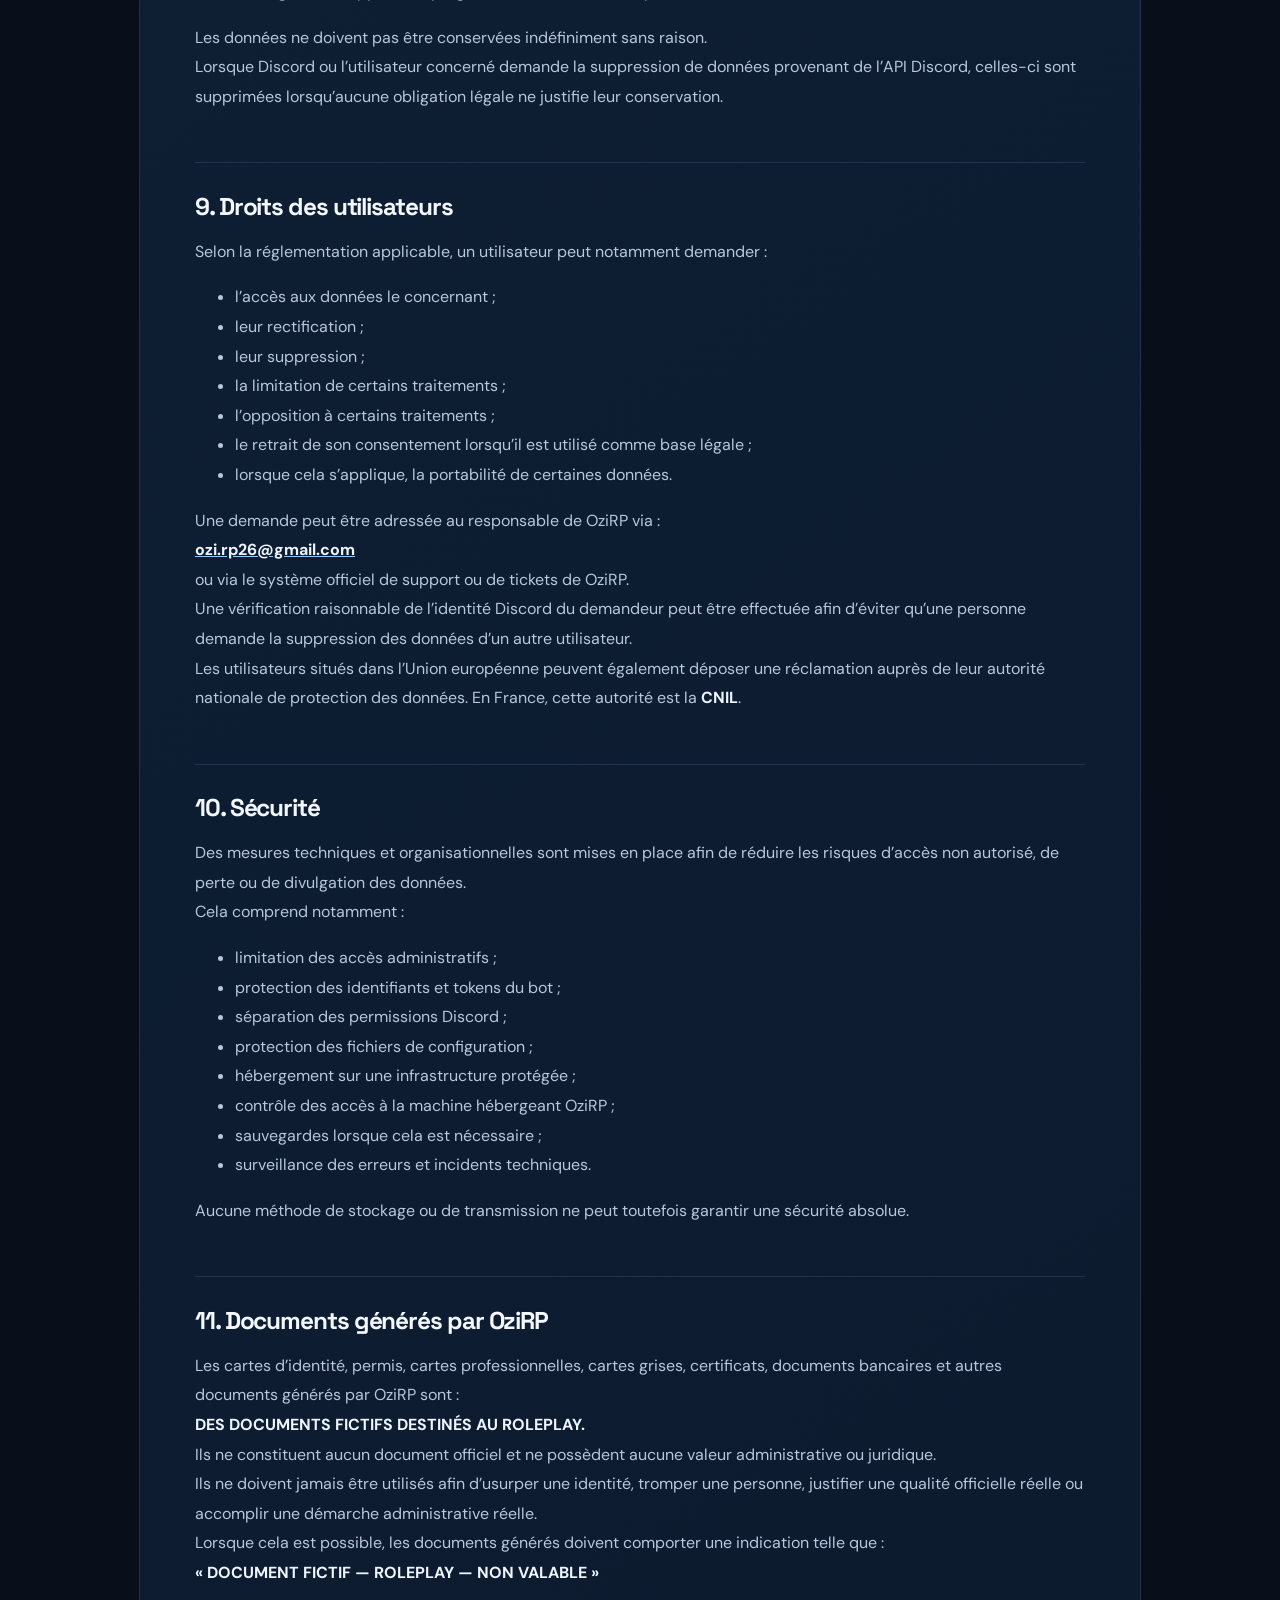
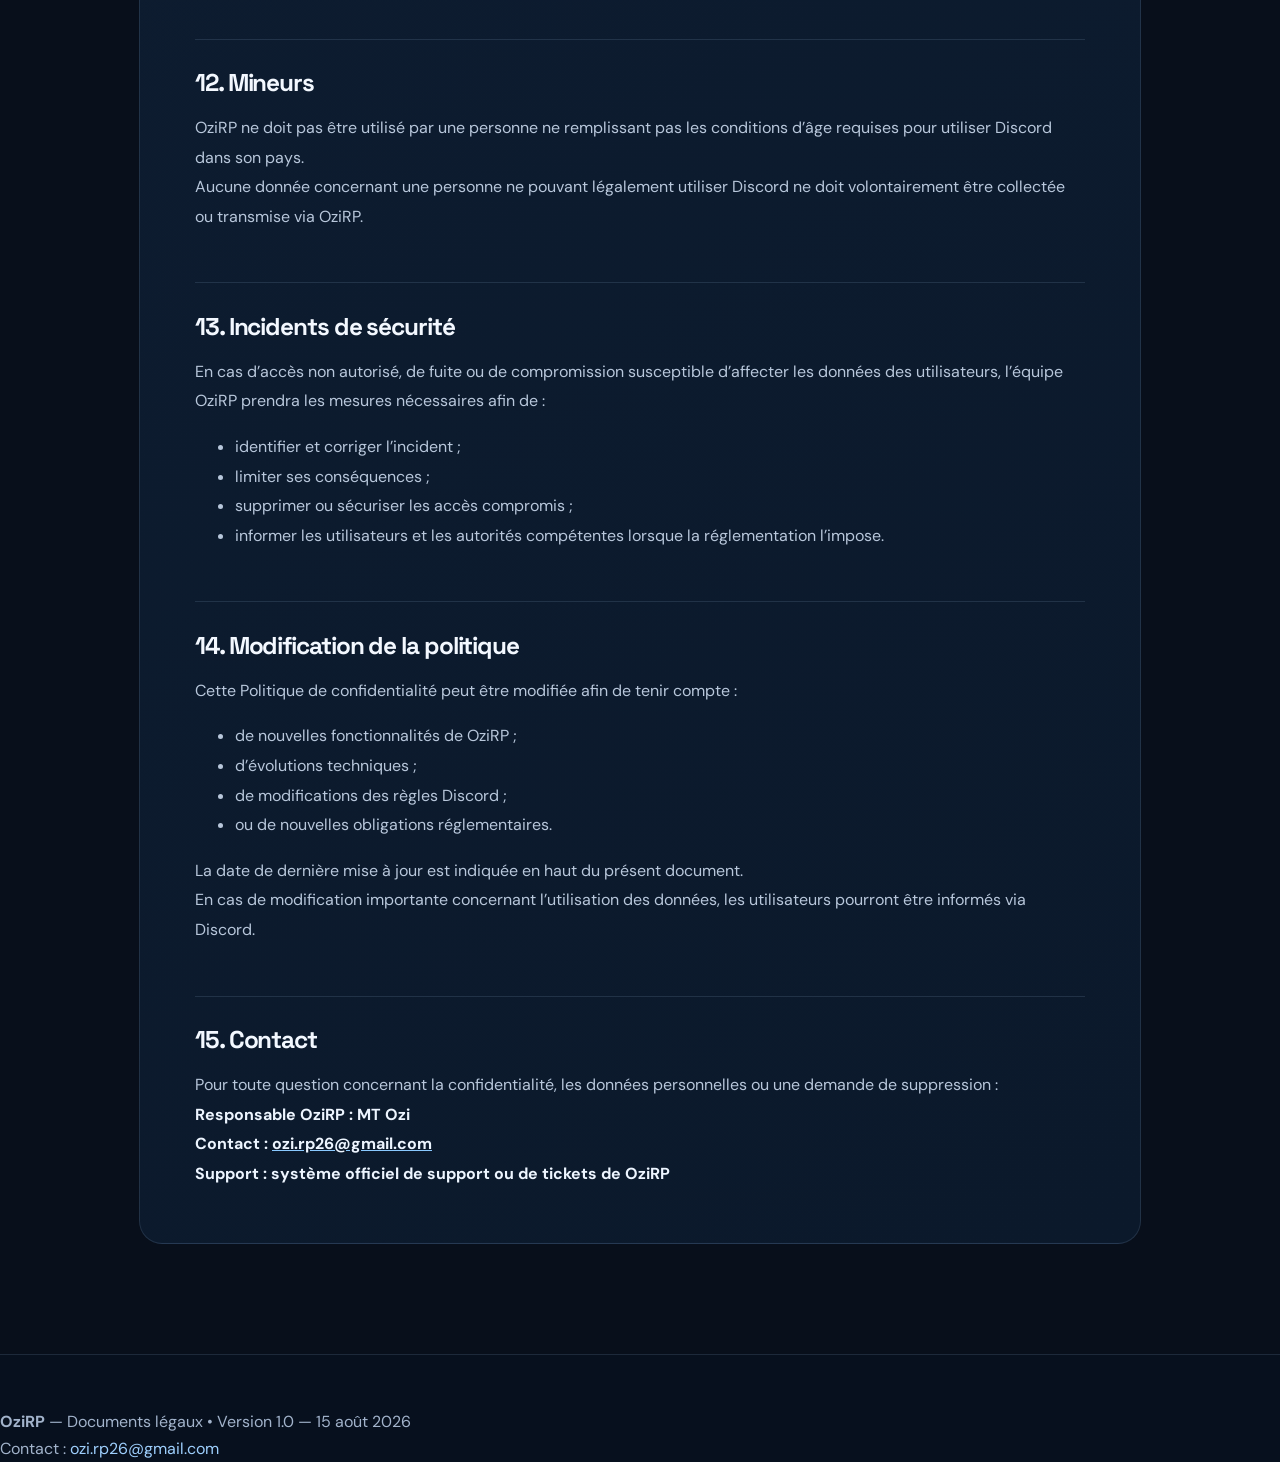
<file: politique-confidentialite.html>
<!doctype html>
<html lang="fr"><head><meta charset="utf-8"><meta name="viewport" content="width=device-width,initial-scale=1"><title>Politique de confidentialité — OziRP</title><meta name="description" content="Comment OziRP traite les informations nécessaires à son fonctionnement."><link rel="stylesheet" href="styles.css"></head><body><header class="site-header"><nav class="nav"><a class="brand" href="index.html"><img class="brand-logo" src="assets/ozirp-logo-icon.png" alt="Logo OziRP"><span>OziRP</span></a><div class="navlinks"><a href="index.html">Accueil</a><a href="commandes.html">Commandes</a><a href="lunel-rp.html">Lunel RP</a><a href="politique-confidentialite.html">Confidentialité</a><a href="cgu.html">CGU</a></div></nav></header><main class="legal-wrap"><div class="legal-top"><span class="badge">Documents officiels OziRP</span><h1>Politique de confidentialité</h1><p class="lead">Comment OziRP traite les informations nécessaires à son fonctionnement.</p></div><div class="legal-note">Cette page présente la version 1.0 datée du 15 août 2026.</div><article class="legal-card"><h1>Politique de confidentialité de OziRP</h1>
<p><strong>Version 1.0 — 15 août 2026</strong></p>
<p>La présente Politique de confidentialité explique comment le bot Discord <strong>OziRP</strong> collecte, utilise, stocke et protège certaines informations nécessaires à son fonctionnement.</p>
<p>OziRP est un bot destiné principalement à des serveurs de roleplay. Les documents, comptes, identités, sommes d’argent et informations créés par le bot sont <strong>fictifs et destinés exclusivement au roleplay</strong>.</p>
<h2 id="1-responsable-du-traitement">1. Responsable du traitement</h2>
<p>OziRP est exploité par :</p>
<p><strong>Responsable : MT Ozi</strong></p>
<p><strong>Contact :</strong> <a href="mailto:ozi.rp26@gmail.com"><strong>ozi.rp26@gmail.com</strong></a></p>
<p>Les utilisateurs peuvent également contacter l’équipe OziRP via le système de support ou de tickets du serveur Discord sur lequel le bot est utilisé.</p>
<h2 id="2-donnees-pouvant-etre-traitees">2. Données pouvant être traitées</h2>
<p>Selon les fonctionnalités utilisées, OziRP peut traiter les informations suivantes.</p>
<h3 id="donnees-provenant-de-discord">Données provenant de Discord</h3>
<ul>
<li>identifiant Discord de l’utilisateur ;</li>
<li>nom d’utilisateur et nom d’affichage ;</li>
<li>avatar Discord lorsque cela est nécessaire ;</li>
<li>identifiant du serveur Discord ;</li>
<li>rôles détenus sur le serveur ;</li>
<li>pseudonyme utilisé sur le serveur ;</li>
<li>informations nécessaires à l’exécution des commandes ;</li>
<li>identifiants des salons, rôles ou messages nécessaires au fonctionnement du bot.</li>
</ul>
<h3 id="donnees-provenant-de-roblox">Données provenant de Roblox</h3>
<p>Lorsque l’utilisateur choisit de lier son compte Roblox :</p>
<ul>
<li>identifiant Roblox ;</li>
<li>nom d’utilisateur Roblox ;</li>
<li>nom d’affichage Roblox ;</li>
<li>avatar ou apparence publique du personnage Roblox.</li>
</ul>
<p>OziRP ne demande jamais le mot de passe Roblox de l’utilisateur.</p>
<h3 id="donnees-de-roleplay">Données de roleplay</h3>
<p>OziRP peut enregistrer les informations fictives créées dans le cadre du roleplay, notamment :</p>
<ul>
<li>nom et prénom du personnage ;</li>
<li>date et lieu de naissance fictifs ;</li>
<li>adresse fictive ;</li>
<li>numéro d’identification RP ;</li>
<li>permis RP ;</li>
<li>cartes grises et véhicules RP ;</li>
<li>cartes professionnelles RP ;</li>
<li>permis de port d’arme RP ;</li>
<li>professions, services et grades RP ;</li>
<li>informations liées aux personnages ;</li>
<li>comptes bancaires et soldes fictifs ;</li>
<li>opérations bancaires fictives ;</li>
<li>factures et contraventions RP ;</li>
<li>assurances fictives ;</li>
<li>abonnements et titres de transport RP ;</li>
<li>avertissements et sanctions liés au fonctionnement du serveur ;</li>
<li>autres informations nécessaires aux fonctionnalités RP proposées par OziRP.</li>
</ul>
<h2 id="3-aucune-donnee-reelle-sensible-ne-doit-etre-renseignee">3. Aucune donnée réelle sensible ne doit être renseignée</h2>
<p>Les fonctionnalités de OziRP sont destinées au <strong>roleplay uniquement</strong>.</p>
<p>Les utilisateurs ne doivent jamais renseigner dans OziRP :</p>
<ul>
<li>leur véritable numéro de carte bancaire ;</li>
<li>leur véritable code PIN bancaire ;</li>
<li>leur IBAN ;</li>
<li>leurs mots de passe ;</li>
<li>leur token Discord ;</li>
<li>leur numéro de sécurité sociale ;</li>
<li>leur véritable numéro de permis ou de pièce d’identité ;</li>
<li>leurs véritables informations médicales ;</li>
<li>ou toute autre donnée sensible réelle.</li>
</ul>
<p>Les codes PIN, comptes bancaires, identités, permis et documents utilisés par OziRP sont exclusivement <strong>fictifs</strong>.</p>
<h2 id="4-finalites-du-traitement">4. Finalités du traitement</h2>
<p>Les données sont utilisées uniquement pour permettre le fonctionnement de OziRP, notamment pour :</p>
<ul>
<li>reconnaître l’utilisateur et ses personnages ;</li>
<li>permettre la liaison avec un compte Roblox ;</li>
<li>générer les documents RP demandés ;</li>
<li>gérer les comptes bancaires fictifs ;</li>
<li>gérer les métiers et prises de service ;</li>
<li>gérer les véhicules et documents associés ;</li>
<li>gérer les sanctions, factures et contraventions RP ;</li>
<li>permettre les contrôles de documents ;</li>
<li>assurer le fonctionnement multi-serveurs du bot ;</li>
<li>prévenir les abus et assurer la sécurité du service ;</li>
<li>diagnostiquer les erreurs techniques ;</li>
<li>fournir une assistance aux utilisateurs.</li>
</ul>
<p>Les données ne sont pas utilisées pour établir un profil commercial des utilisateurs.</p>
<h2 id="5-base-legale">5. Base légale</h2>
<p>Le traitement des données nécessaires au fonctionnement de OziRP repose principalement sur :</p>
<ul>
<li>l’utilisation volontaire du service et des fonctionnalités demandées par l’utilisateur ;</li>
<li>l’intérêt légitime à assurer le fonctionnement, la sécurité et la prévention des abus du bot ;</li>
<li>le consentement de l’utilisateur lorsqu’une fonctionnalité particulière nécessite une action volontaire, par exemple la liaison d’un compte Roblox.</li>
</ul>
<p>Lorsque le consentement constitue la base du traitement, il peut être retiré.</p>
<h2 id="6-destinataires-des-donnees">6. Destinataires des données</h2>
<p>Les données peuvent être accessibles uniquement lorsque cela est nécessaire :</p>
<ul>
<li>aux responsables et administrateurs autorisés de OziRP ;</li>
<li>aux membres du staff disposant des permissions nécessaires sur le serveur concerné ;</li>
<li>aux prestataires techniques nécessaires au fonctionnement du service.</li>
</ul>
<p>OziRP utilise notamment les services de :</p>
<ul>
<li><strong>Discord</strong>, pour fournir les fonctionnalités du bot ;</li>
<li><strong>Oracle Cloud Infrastructure</strong>, pour l’hébergement technique du bot ;</li>
<li><strong>Roblox</strong>, pour certaines fonctionnalités de liaison et de récupération d’informations publiques de compte.</li>
</ul>
<p>Aucune donnée personnelle provenant de Discord n’est vendue à des annonceurs, courtiers en données ou services publicitaires.</p>
<h2 id="7-separation-entre-les-serveurs">7. Séparation entre les serveurs</h2>
<p>Lorsque OziRP est utilisé sur plusieurs serveurs Discord, les données sont associées au serveur concerné.</p>
<p>Les informations d’un utilisateur ou d’un personnage provenant d’un serveur ne doivent pas être rendues accessibles à un autre serveur, sauf fonctionnalité explicitement prévue et acceptée.</p>
<h2 id="8-conservation-des-donnees">8. Conservation des données</h2>
<p>Les données sont conservées uniquement pendant la durée nécessaire au fonctionnement des fonctionnalités pour lesquelles elles ont été collectées.</p>
<p>Les règles suivantes sont appliquées ou doivent être appliquées au service :</p>
<ul>
<li>données liées à un utilisateur actif : pendant la durée d’utilisation de OziRP ;</li>
<li>données devenues inutiles au fonctionnement du service : suppression ou anonymisation ;</li>
<li>demande de suppression d’un utilisateur : traitement dans les meilleurs délais ;</li>
<li>journaux techniques : conservation limitée à ce qui est nécessaire au diagnostic, à la sécurité et à la prévention des abus ;</li>
<li>sauvegardes : supprimées progressivement selon leur cycle de rotation.</li>
</ul>
<p>Les données ne doivent pas être conservées indéfiniment sans raison.</p>
<p>Lorsque Discord ou l’utilisateur concerné demande la suppression de données provenant de l’API Discord, celles-ci sont supprimées lorsqu’aucune obligation légale ne justifie leur conservation.</p>
<h2 id="9-droits-des-utilisateurs">9. Droits des utilisateurs</h2>
<p>Selon la réglementation applicable, un utilisateur peut notamment demander :</p>
<ul>
<li>l’accès aux données le concernant ;</li>
<li>leur rectification ;</li>
<li>leur suppression ;</li>
<li>la limitation de certains traitements ;</li>
<li>l’opposition à certains traitements ;</li>
<li>le retrait de son consentement lorsqu’il est utilisé comme base légale ;</li>
<li>lorsque cela s’applique, la portabilité de certaines données.</li>
</ul>
<p>Une demande peut être adressée au responsable de OziRP via :</p>
<p><a href="mailto:ozi.rp26@gmail.com"><strong>ozi.rp26@gmail.com</strong></a></p>
<p>ou via le système officiel de support ou de tickets de OziRP.</p>
<p>Une vérification raisonnable de l’identité Discord du demandeur peut être effectuée afin d’éviter qu’une personne demande la suppression des données d’un autre utilisateur.</p>
<p>Les utilisateurs situés dans l’Union européenne peuvent également déposer une réclamation auprès de leur autorité nationale de protection des données. En France, cette autorité est la <strong>CNIL</strong>.</p>
<h2 id="10-securite">10. Sécurité</h2>
<p>Des mesures techniques et organisationnelles sont mises en place afin de réduire les risques d’accès non autorisé, de perte ou de divulgation des données.</p>
<p>Cela comprend notamment :</p>
<ul>
<li>limitation des accès administratifs ;</li>
<li>protection des identifiants et tokens du bot ;</li>
<li>séparation des permissions Discord ;</li>
<li>protection des fichiers de configuration ;</li>
<li>hébergement sur une infrastructure protégée ;</li>
<li>contrôle des accès à la machine hébergeant OziRP ;</li>
<li>sauvegardes lorsque cela est nécessaire ;</li>
<li>surveillance des erreurs et incidents techniques.</li>
</ul>
<p>Aucune méthode de stockage ou de transmission ne peut toutefois garantir une sécurité absolue.</p>
<h2 id="11-documents-generes-par-ozirp">11. Documents générés par OziRP</h2>
<p>Les cartes d’identité, permis, cartes professionnelles, cartes grises, certificats, documents bancaires et autres documents générés par OziRP sont :</p>
<p><strong>DES DOCUMENTS FICTIFS DESTINÉS AU ROLEPLAY.</strong></p>
<p>Ils ne constituent aucun document officiel et ne possèdent aucune valeur administrative ou juridique.</p>
<p>Ils ne doivent jamais être utilisés afin d’usurper une identité, tromper une personne, justifier une qualité officielle réelle ou accomplir une démarche administrative réelle.</p>
<p>Lorsque cela est possible, les documents générés doivent comporter une indication telle que :</p>
<p><strong>« DOCUMENT FICTIF — ROLEPLAY — NON VALABLE »</strong></p>
<h2 id="12-mineurs">12. Mineurs</h2>
<p>OziRP ne doit pas être utilisé par une personne ne remplissant pas les conditions d’âge requises pour utiliser Discord dans son pays.</p>
<p>Aucune donnée concernant une personne ne pouvant légalement utiliser Discord ne doit volontairement être collectée ou transmise via OziRP.</p>
<h2 id="13-incidents-de-securite">13. Incidents de sécurité</h2>
<p>En cas d’accès non autorisé, de fuite ou de compromission susceptible d’affecter les données des utilisateurs, l’équipe OziRP prendra les mesures nécessaires afin de :</p>
<ul>
<li>identifier et corriger l’incident ;</li>
<li>limiter ses conséquences ;</li>
<li>supprimer ou sécuriser les accès compromis ;</li>
<li>informer les utilisateurs et les autorités compétentes lorsque la réglementation l’impose.</li>
</ul>
<h2 id="14-modification-de-la-politique">14. Modification de la politique</h2>
<p>Cette Politique de confidentialité peut être modifiée afin de tenir compte :</p>
<ul>
<li>de nouvelles fonctionnalités de OziRP ;</li>
<li>d’évolutions techniques ;</li>
<li>de modifications des règles Discord ;</li>
<li>ou de nouvelles obligations réglementaires.</li>
</ul>
<p>La date de dernière mise à jour est indiquée en haut du présent document.</p>
<p>En cas de modification importante concernant l’utilisation des données, les utilisateurs pourront être informés via Discord.</p>
<h2 id="15-contact">15. Contact</h2>
<p>Pour toute question concernant la confidentialité, les données personnelles ou une demande de suppression :</p>
<p><strong>Responsable OziRP : MT Ozi</strong></p>
<p><strong>Contact :</strong> <a href="mailto:ozi.rp26@gmail.com"><strong>ozi.rp26@gmail.com</strong></a></p>
<p><strong>Support : système officiel de support ou de tickets de OziRP</strong></p>
</article></main><footer class="footer"><strong>OziRP</strong> — Documents légaux • Version 1.0 — 15 août 2026<br>Contact : <a href="mailto:ozi.rp26@gmail.com">ozi.rp26@gmail.com</a></footer></body></html>
</file>
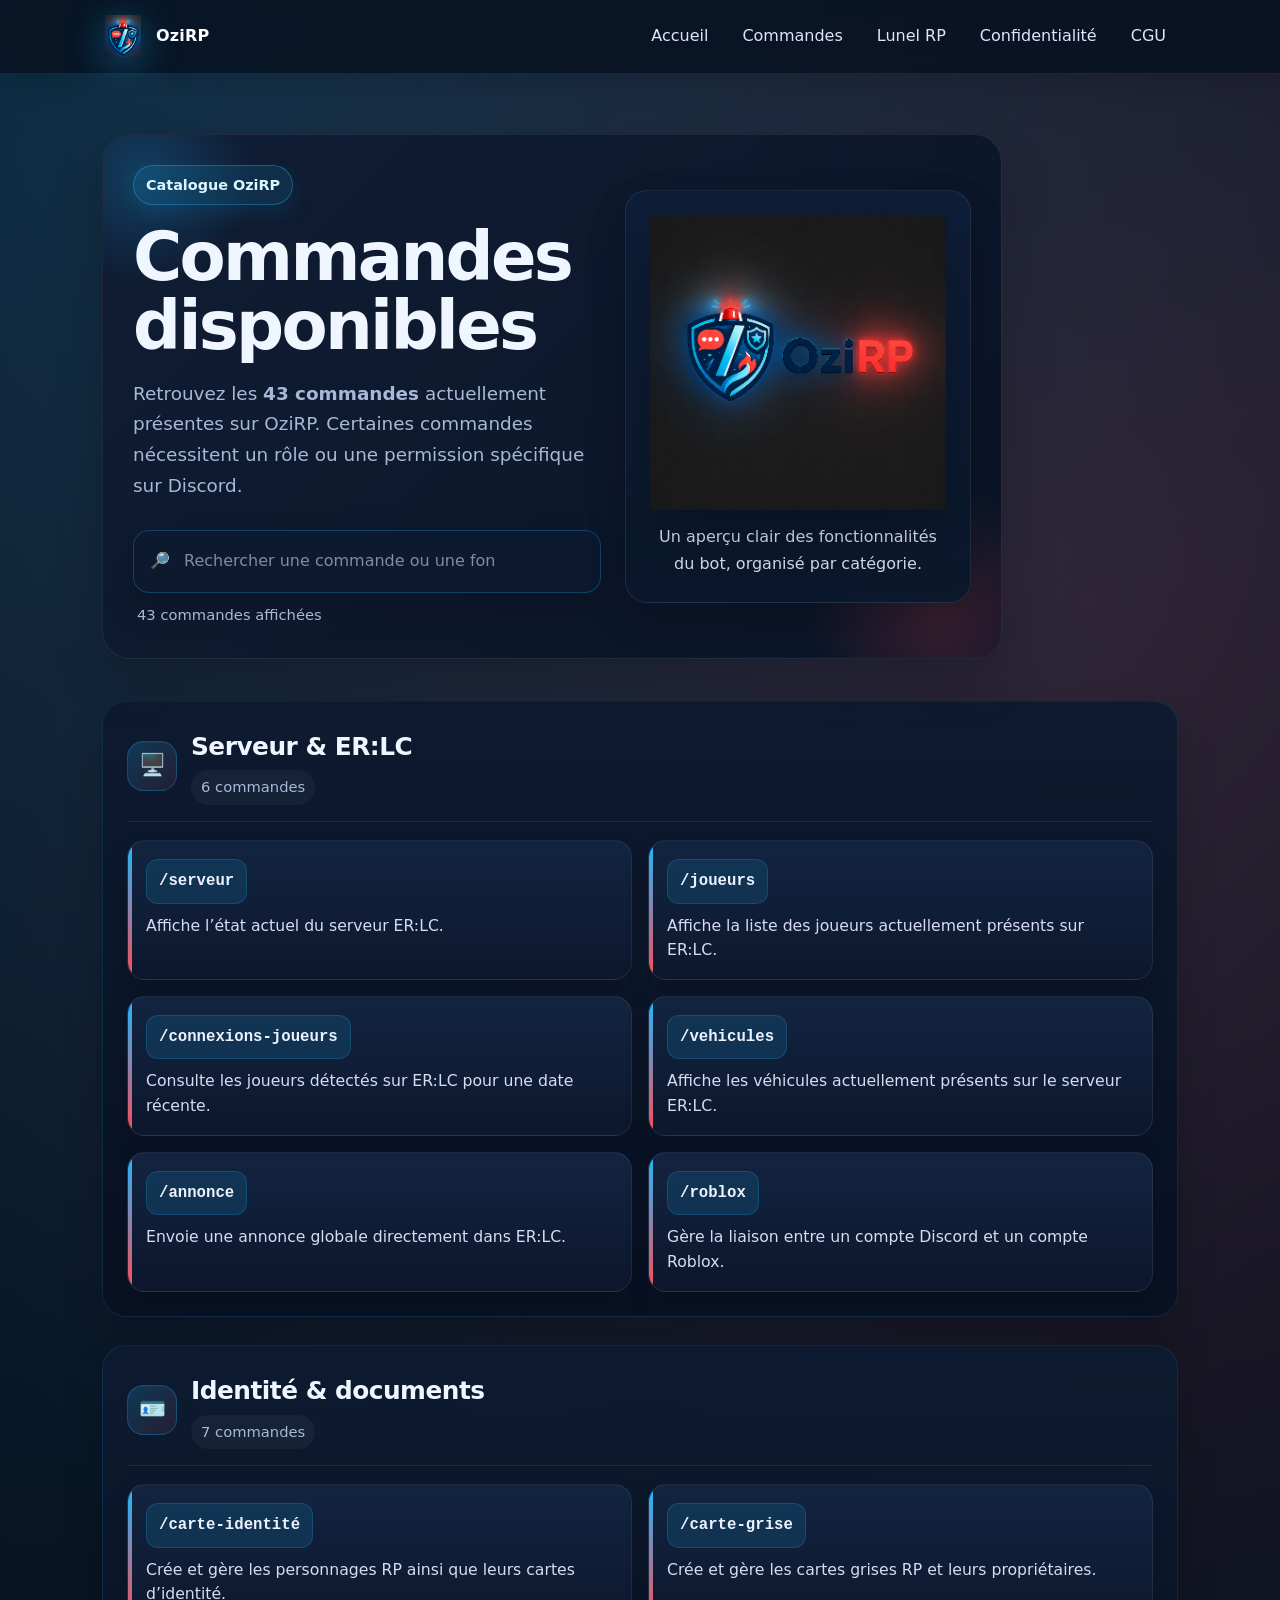
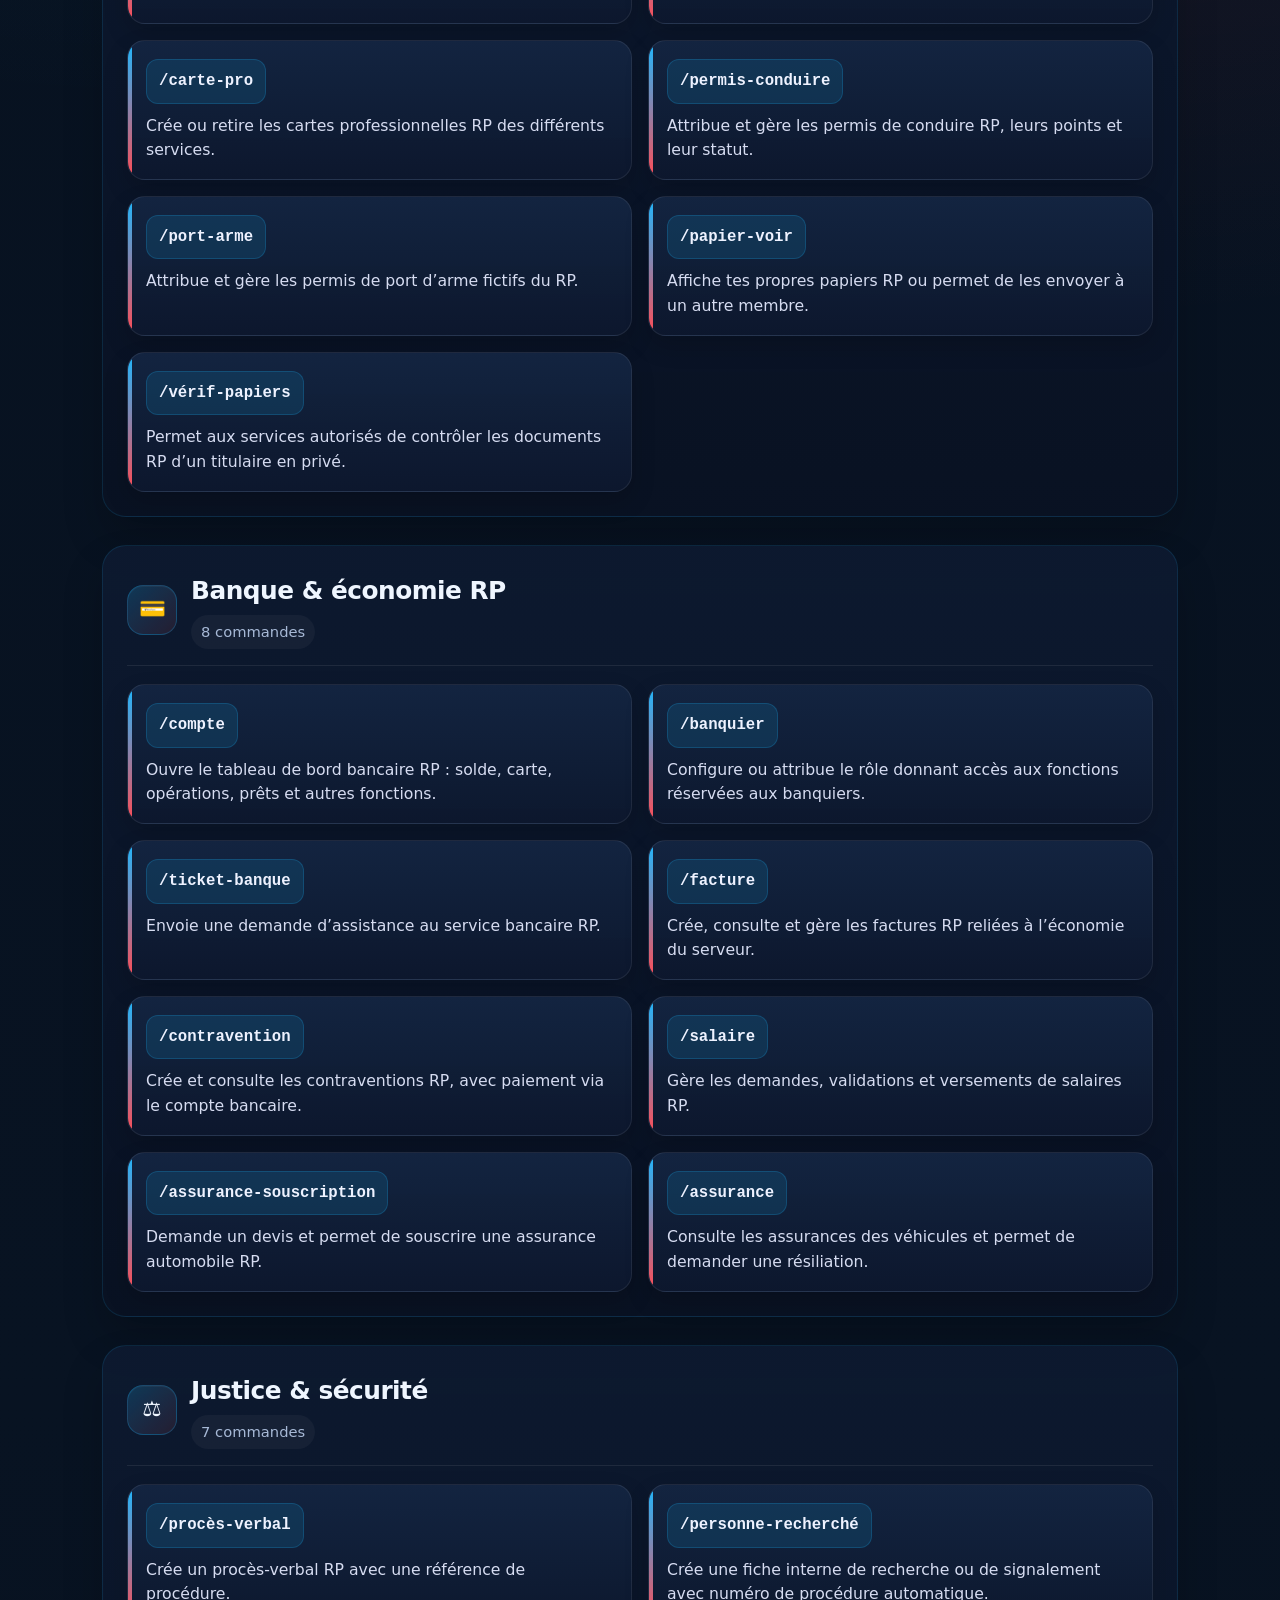
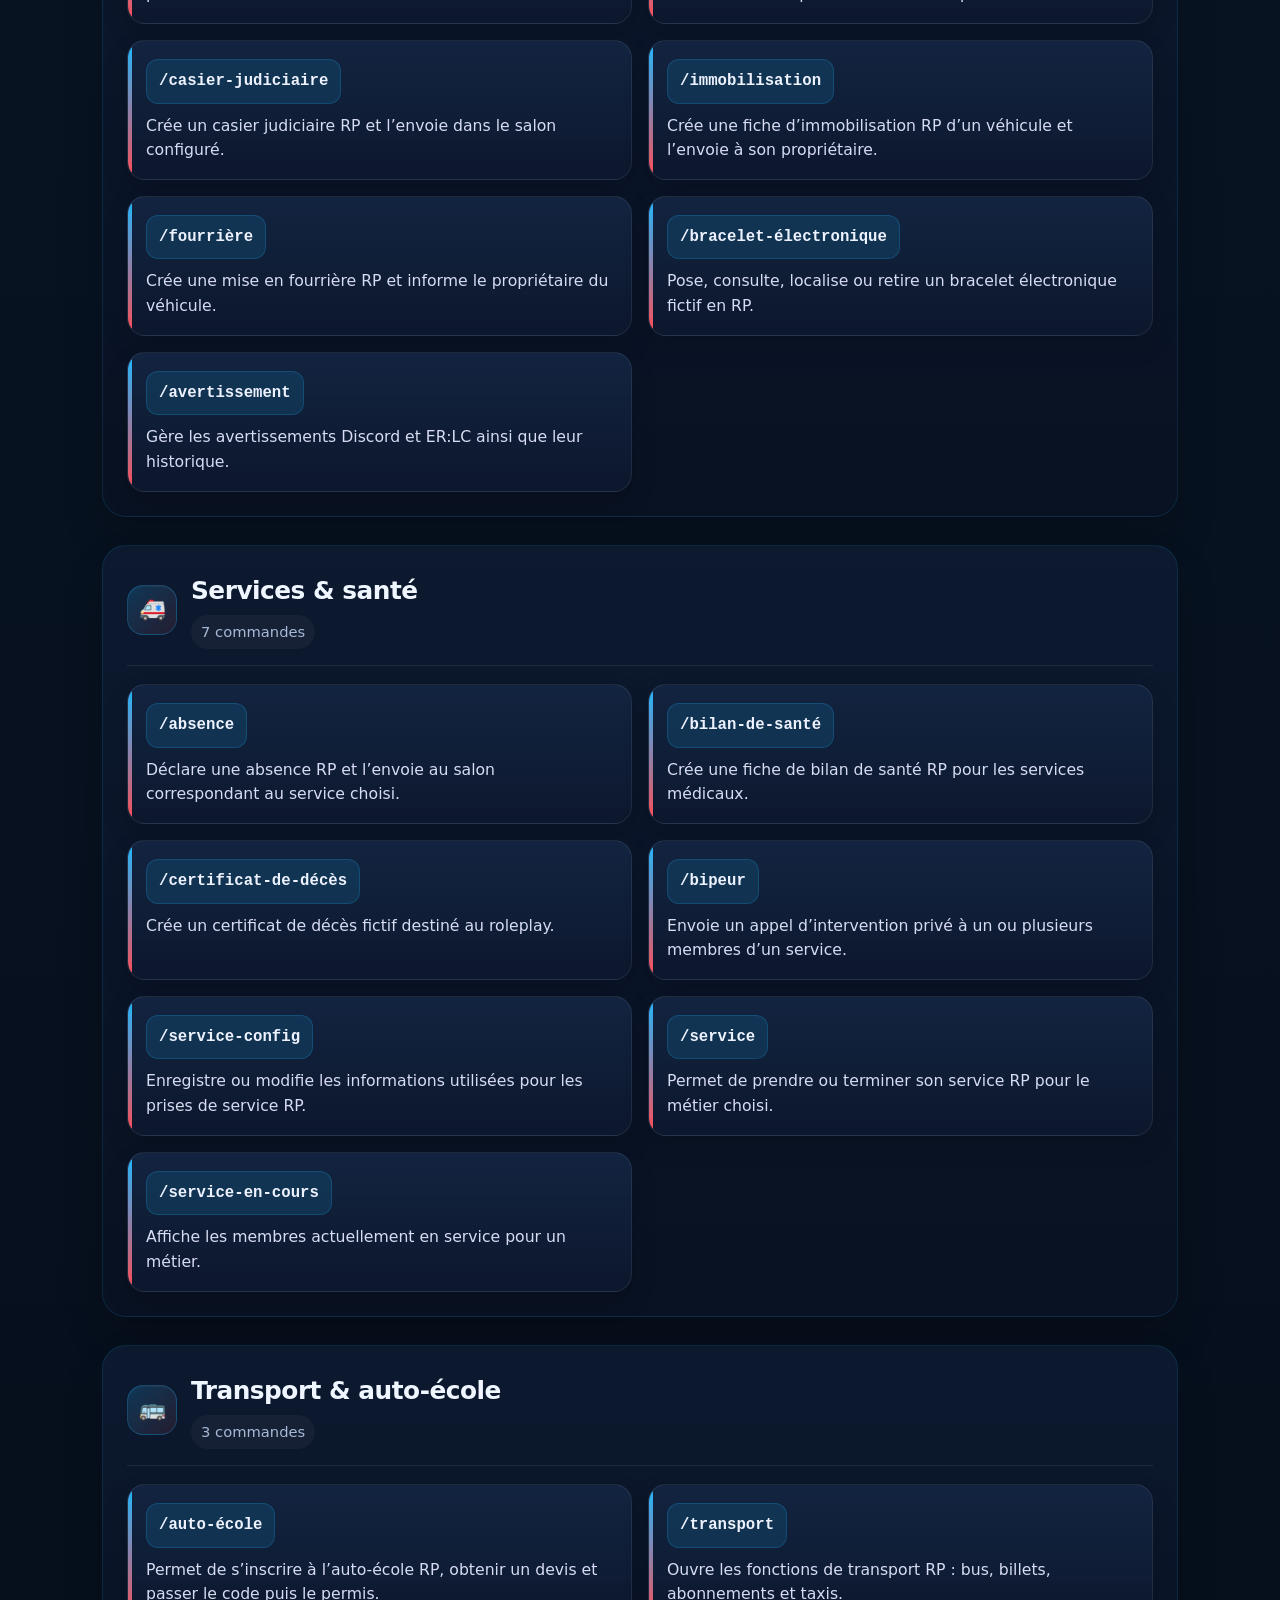
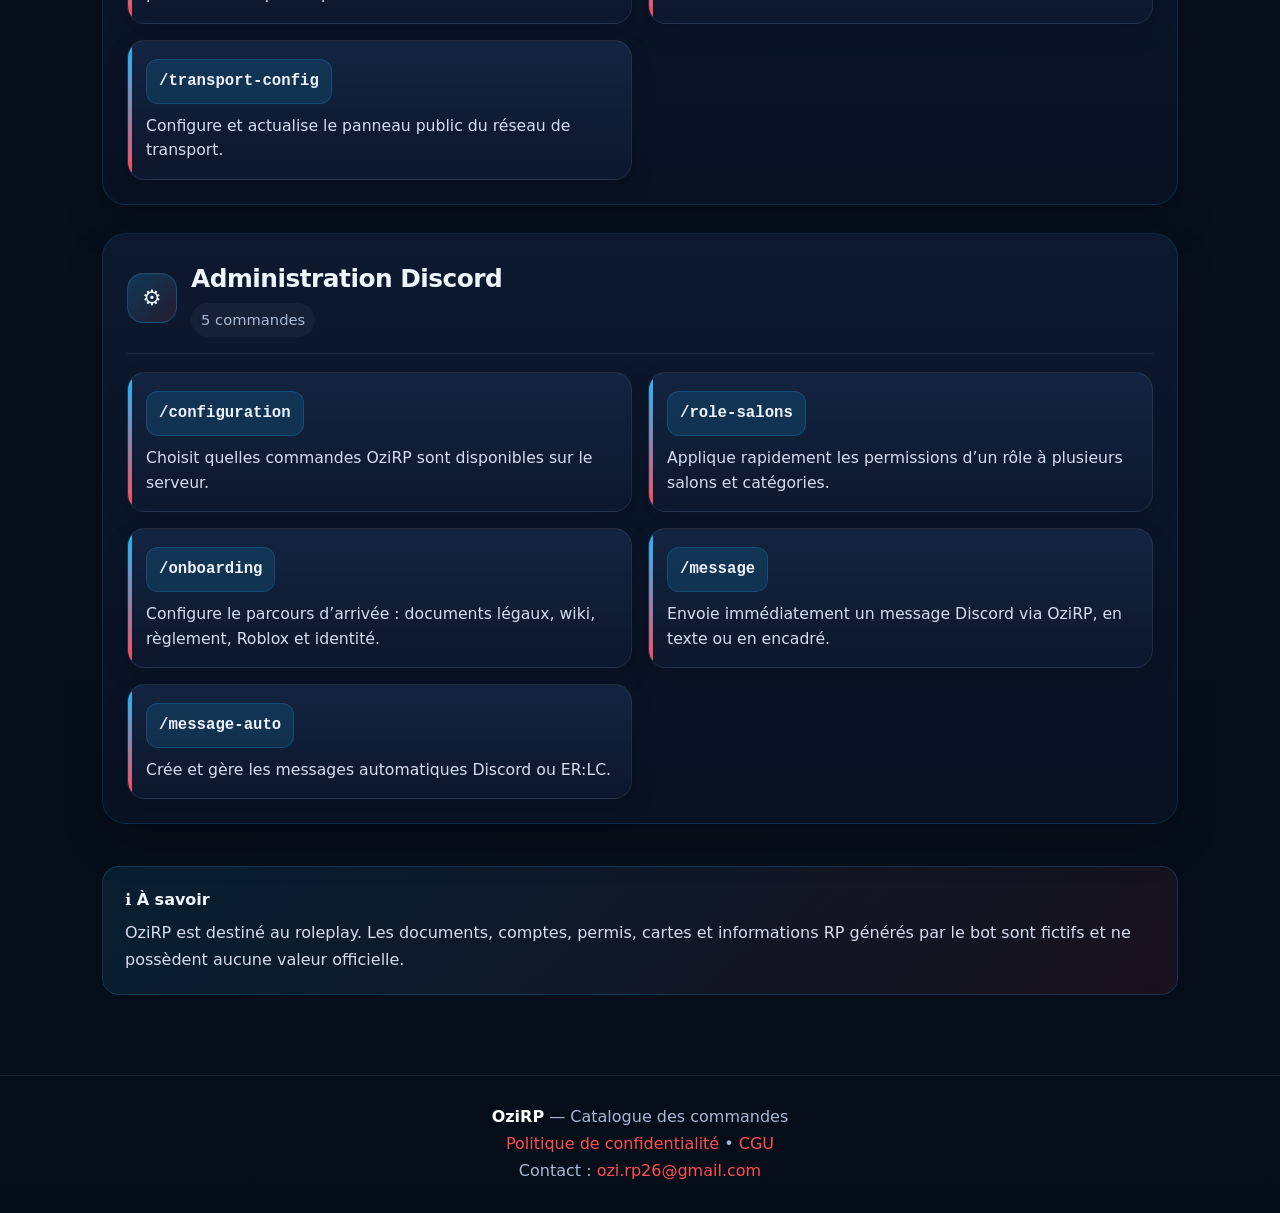
<file: OziRP-site-v5.1-casier-corrige/commandes.html>
<!doctype html>
<html lang="fr">
<head>
  <meta charset="utf-8">
  <meta name="viewport" content="width=device-width,initial-scale=1">
  <title>Commandes OziRP — Catalogue</title>
  <meta name="description" content="Toutes les commandes disponibles sur le bot Discord OziRP, classées par catégorie avec leur description.">
  <link rel="stylesheet" href="styles.css">
</head>
<body>
<header class="site-header">
  <nav class="nav">
    <a class="brand" href="index.html"><img class="brand-logo" src="assets/ozirp-logo-icon.png" alt="Logo OziRP"><span>OziRP</span></a>
    <div class="navlinks"><a href="index.html">Accueil</a><a href="commandes.html">Commandes</a><a href="lunel-rp.html">Lunel RP</a><a href="politique-confidentialite.html">Confidentialité</a><a href="cgu.html">CGU</a></div>
  </nav>
</header>

<main class="commands-wrap">
  <section class="commands-hero commands-banner">
    <div class="commands-hero-grid">
      <div>
        <span class="badge hero-badge">Catalogue OziRP</span>
        <h1>Commandes disponibles</h1>
        <p class="lead">Retrouvez les <strong>43 commandes</strong> actuellement présentes sur OziRP. Certaines commandes nécessitent un rôle ou une permission spécifique sur Discord.</p>

        <div class="command-search">
          <span aria-hidden="true">🔎</span>
          <input id="commandSearch" type="search" placeholder="Rechercher une commande ou une fonction…" autocomplete="off" aria-label="Rechercher une commande">
          <button id="clearSearch" type="button" class="clear-search" aria-label="Effacer la recherche">Effacer</button>
        </div>
        <p id="searchResult" class="search-result" aria-live="polite">43 commandes affichées</p>
      </div>
      <aside class="commands-logo-card">
        <img class="commands-logo" src="assets/ozirp-logo-full.png" alt="Logo OziRP">
        <p>Un aperçu clair des fonctionnalités du bot, organisé par catégorie.</p>
      </aside>
    </div>
  </section>

  <div class="commands-list">
    
    <section class="command-section" data-section>
      <div class="section-title">
        <span class="section-icon">🖥️</span>
        <div><h2>Serveur &amp; ER:LC</h2><p>6 commandes</p></div>
      </div>
      <div class="command-grid">
        
        <article class="command-card" data-command="serveur" data-category="serveur &amp; er:lc">
          <div class="command-head">
            <code>/serveur</code>
          </div>
          <p>Affiche l’état actuel du serveur ER:LC.</p>
        </article>
        <article class="command-card" data-command="joueurs" data-category="serveur &amp; er:lc">
          <div class="command-head">
            <code>/joueurs</code>
          </div>
          <p>Affiche la liste des joueurs actuellement présents sur ER:LC.</p>
        </article>
        <article class="command-card" data-command="connexions-joueurs" data-category="serveur &amp; er:lc">
          <div class="command-head">
            <code>/connexions-joueurs</code>
          </div>
          <p>Consulte les joueurs détectés sur ER:LC pour une date récente.</p>
        </article>
        <article class="command-card" data-command="vehicules" data-category="serveur &amp; er:lc">
          <div class="command-head">
            <code>/vehicules</code>
          </div>
          <p>Affiche les véhicules actuellement présents sur le serveur ER:LC.</p>
        </article>
        <article class="command-card" data-command="annonce" data-category="serveur &amp; er:lc">
          <div class="command-head">
            <code>/annonce</code>
          </div>
          <p>Envoie une annonce globale directement dans ER:LC.</p>
        </article>
        <article class="command-card" data-command="roblox" data-category="serveur &amp; er:lc">
          <div class="command-head">
            <code>/roblox</code>
          </div>
          <p>Gère la liaison entre un compte Discord et un compte Roblox.</p>
        </article>
      </div>
    </section>
    <section class="command-section" data-section>
      <div class="section-title">
        <span class="section-icon">🪪</span>
        <div><h2>Identité &amp; documents</h2><p>7 commandes</p></div>
      </div>
      <div class="command-grid">
        
        <article class="command-card" data-command="carte-identité" data-category="identité &amp; documents">
          <div class="command-head">
            <code>/carte-identité</code>
          </div>
          <p>Crée et gère les personnages RP ainsi que leurs cartes d’identité.</p>
        </article>
        <article class="command-card" data-command="carte-grise" data-category="identité &amp; documents">
          <div class="command-head">
            <code>/carte-grise</code>
          </div>
          <p>Crée et gère les cartes grises RP et leurs propriétaires.</p>
        </article>
        <article class="command-card" data-command="carte-pro" data-category="identité &amp; documents">
          <div class="command-head">
            <code>/carte-pro</code>
          </div>
          <p>Crée ou retire les cartes professionnelles RP des différents services.</p>
        </article>
        <article class="command-card" data-command="permis-conduire" data-category="identité &amp; documents">
          <div class="command-head">
            <code>/permis-conduire</code>
          </div>
          <p>Attribue et gère les permis de conduire RP, leurs points et leur statut.</p>
        </article>
        <article class="command-card" data-command="port-arme" data-category="identité &amp; documents">
          <div class="command-head">
            <code>/port-arme</code>
          </div>
          <p>Attribue et gère les permis de port d’arme fictifs du RP.</p>
        </article>
        <article class="command-card" data-command="papier-voir" data-category="identité &amp; documents">
          <div class="command-head">
            <code>/papier-voir</code>
          </div>
          <p>Affiche tes propres papiers RP ou permet de les envoyer à un autre membre.</p>
        </article>
        <article class="command-card" data-command="vérif-papiers" data-category="identité &amp; documents">
          <div class="command-head">
            <code>/vérif-papiers</code>
          </div>
          <p>Permet aux services autorisés de contrôler les documents RP d’un titulaire en privé.</p>
        </article>
      </div>
    </section>
    <section class="command-section" data-section>
      <div class="section-title">
        <span class="section-icon">💳</span>
        <div><h2>Banque &amp; économie RP</h2><p>8 commandes</p></div>
      </div>
      <div class="command-grid">
        
        <article class="command-card" data-command="compte" data-category="banque &amp; économie rp">
          <div class="command-head">
            <code>/compte</code>
          </div>
          <p>Ouvre le tableau de bord bancaire RP : solde, carte, opérations, prêts et autres fonctions.</p>
        </article>
        <article class="command-card" data-command="banquier" data-category="banque &amp; économie rp">
          <div class="command-head">
            <code>/banquier</code>
          </div>
          <p>Configure ou attribue le rôle donnant accès aux fonctions réservées aux banquiers.</p>
        </article>
        <article class="command-card" data-command="ticket-banque" data-category="banque &amp; économie rp">
          <div class="command-head">
            <code>/ticket-banque</code>
          </div>
          <p>Envoie une demande d’assistance au service bancaire RP.</p>
        </article>
        <article class="command-card" data-command="facture" data-category="banque &amp; économie rp">
          <div class="command-head">
            <code>/facture</code>
          </div>
          <p>Crée, consulte et gère les factures RP reliées à l’économie du serveur.</p>
        </article>
        <article class="command-card" data-command="contravention" data-category="banque &amp; économie rp">
          <div class="command-head">
            <code>/contravention</code>
          </div>
          <p>Crée et consulte les contraventions RP, avec paiement via le compte bancaire.</p>
        </article>
        <article class="command-card" data-command="salaire" data-category="banque &amp; économie rp">
          <div class="command-head">
            <code>/salaire</code>
          </div>
          <p>Gère les demandes, validations et versements de salaires RP.</p>
        </article>
        <article class="command-card" data-command="assurance-souscription" data-category="banque &amp; économie rp">
          <div class="command-head">
            <code>/assurance-souscription</code>
          </div>
          <p>Demande un devis et permet de souscrire une assurance automobile RP.</p>
        </article>
        <article class="command-card" data-command="assurance" data-category="banque &amp; économie rp">
          <div class="command-head">
            <code>/assurance</code>
          </div>
          <p>Consulte les assurances des véhicules et permet de demander une résiliation.</p>
        </article>
      </div>
    </section>
    <section class="command-section" data-section>
      <div class="section-title">
        <span class="section-icon">⚖️</span>
        <div><h2>Justice &amp; sécurité</h2><p>7 commandes</p></div>
      </div>
      <div class="command-grid">
        
        <article class="command-card" data-command="procès-verbal" data-category="justice &amp; sécurité">
          <div class="command-head">
            <code>/procès-verbal</code>
          </div>
          <p>Crée un procès-verbal RP avec une référence de procédure.</p>
        </article>
        <article class="command-card" data-command="personne-recherché" data-category="justice &amp; sécurité">
          <div class="command-head">
            <code>/personne-recherché</code>
          </div>
          <p>Crée une fiche interne de recherche ou de signalement avec numéro de procédure automatique.</p>
        </article>
        <article class="command-card" data-command="casier-judiciaire" data-category="justice &amp; sécurité">
          <div class="command-head">
            <code>/casier-judiciaire</code>
          </div>
          <p>Crée un casier judiciaire RP et l’envoie dans le salon configuré.</p>
        </article>
        <article class="command-card" data-command="immobilisation" data-category="justice &amp; sécurité">
          <div class="command-head">
            <code>/immobilisation</code>
          </div>
          <p>Crée une fiche d’immobilisation RP d’un véhicule et l’envoie à son propriétaire.</p>
        </article>
        <article class="command-card" data-command="fourrière" data-category="justice &amp; sécurité">
          <div class="command-head">
            <code>/fourrière</code>
          </div>
          <p>Crée une mise en fourrière RP et informe le propriétaire du véhicule.</p>
        </article>
        <article class="command-card" data-command="bracelet-électronique" data-category="justice &amp; sécurité">
          <div class="command-head">
            <code>/bracelet-électronique</code>
          </div>
          <p>Pose, consulte, localise ou retire un bracelet électronique fictif en RP.</p>
        </article>
        <article class="command-card" data-command="avertissement" data-category="justice &amp; sécurité">
          <div class="command-head">
            <code>/avertissement</code>
          </div>
          <p>Gère les avertissements Discord et ER:LC ainsi que leur historique.</p>
        </article>
      </div>
    </section>
    <section class="command-section" data-section>
      <div class="section-title">
        <span class="section-icon">🚑</span>
        <div><h2>Services &amp; santé</h2><p>7 commandes</p></div>
      </div>
      <div class="command-grid">
        
        <article class="command-card" data-command="absence" data-category="services &amp; santé">
          <div class="command-head">
            <code>/absence</code>
          </div>
          <p>Déclare une absence RP et l’envoie au salon correspondant au service choisi.</p>
        </article>
        <article class="command-card" data-command="bilan-de-santé" data-category="services &amp; santé">
          <div class="command-head">
            <code>/bilan-de-santé</code>
          </div>
          <p>Crée une fiche de bilan de santé RP pour les services médicaux.</p>
        </article>
        <article class="command-card" data-command="certificat-de-décès" data-category="services &amp; santé">
          <div class="command-head">
            <code>/certificat-de-décès</code>
          </div>
          <p>Crée un certificat de décès fictif destiné au roleplay.</p>
        </article>
        <article class="command-card" data-command="bipeur" data-category="services &amp; santé">
          <div class="command-head">
            <code>/bipeur</code>
          </div>
          <p>Envoie un appel d’intervention privé à un ou plusieurs membres d’un service.</p>
        </article>
        <article class="command-card" data-command="service-config" data-category="services &amp; santé">
          <div class="command-head">
            <code>/service-config</code>
          </div>
          <p>Enregistre ou modifie les informations utilisées pour les prises de service RP.</p>
        </article>
        <article class="command-card" data-command="service" data-category="services &amp; santé">
          <div class="command-head">
            <code>/service</code>
          </div>
          <p>Permet de prendre ou terminer son service RP pour le métier choisi.</p>
        </article>
        <article class="command-card" data-command="service-en-cours" data-category="services &amp; santé">
          <div class="command-head">
            <code>/service-en-cours</code>
          </div>
          <p>Affiche les membres actuellement en service pour un métier.</p>
        </article>
      </div>
    </section>
    <section class="command-section" data-section>
      <div class="section-title">
        <span class="section-icon">🚌</span>
        <div><h2>Transport &amp; auto-école</h2><p>3 commandes</p></div>
      </div>
      <div class="command-grid">
        
        <article class="command-card" data-command="auto-école" data-category="transport &amp; auto-école">
          <div class="command-head">
            <code>/auto-école</code>
          </div>
          <p>Permet de s’inscrire à l’auto-école RP, obtenir un devis et passer le code puis le permis.</p>
        </article>
        <article class="command-card" data-command="transport" data-category="transport &amp; auto-école">
          <div class="command-head">
            <code>/transport</code>
          </div>
          <p>Ouvre les fonctions de transport RP : bus, billets, abonnements et taxis.</p>
        </article>
        <article class="command-card" data-command="transport-config" data-category="transport &amp; auto-école">
          <div class="command-head">
            <code>/transport-config</code>
          </div>
          <p>Configure et actualise le panneau public du réseau de transport.</p>
        </article>
      </div>
    </section>
    <section class="command-section" data-section>
      <div class="section-title">
        <span class="section-icon">⚙️</span>
        <div><h2>Administration Discord</h2><p>5 commandes</p></div>
      </div>
      <div class="command-grid">
        
        <article class="command-card" data-command="configuration" data-category="administration discord">
          <div class="command-head">
            <code>/configuration</code>
          </div>
          <p>Choisit quelles commandes OziRP sont disponibles sur le serveur.</p>
        </article>
        <article class="command-card" data-command="role-salons" data-category="administration discord">
          <div class="command-head">
            <code>/role-salons</code>
          </div>
          <p>Applique rapidement les permissions d’un rôle à plusieurs salons et catégories.</p>
        </article>
        <article class="command-card" data-command="onboarding" data-category="administration discord">
          <div class="command-head">
            <code>/onboarding</code>
          </div>
          <p>Configure le parcours d’arrivée : documents légaux, wiki, règlement, Roblox et identité.</p>
        </article>
        <article class="command-card" data-command="message" data-category="administration discord">
          <div class="command-head">
            <code>/message</code>
          </div>
          <p>Envoie immédiatement un message Discord via OziRP, en texte ou en encadré.</p>
        </article>
        <article class="command-card" data-command="message-auto" data-category="administration discord">
          <div class="command-head">
            <code>/message-auto</code>
          </div>
          <p>Crée et gère les messages automatiques Discord ou ER:LC.</p>
        </article>
      </div>
    </section>
    <div id="noResults" class="no-results" hidden>
      <span>🔍</span>
      <h2>Aucune commande trouvée</h2>
      <p>Essaie avec un autre mot, par exemple « banque », « carte », « service » ou « transport ».</p>
    </div>
  </div>

  <aside class="rp-notice">
    <strong>ℹ️ À savoir</strong>
    <p>OziRP est destiné au roleplay. Les documents, comptes, permis, cartes et informations RP générés par le bot sont fictifs et ne possèdent aucune valeur officielle.</p>
  </aside>
</main>

<footer class="footer">
  <strong>OziRP</strong> — Catalogue des commandes<br>
  <a href="politique-confidentialite.html">Politique de confidentialité</a> • <a href="cgu.html">CGU</a><br>
  Contact : <a href="mailto:ozi.rp26@gmail.com">ozi.rp26@gmail.com</a>
</footer>
<script src="script.js"></script>
</body>
</html>
</file>
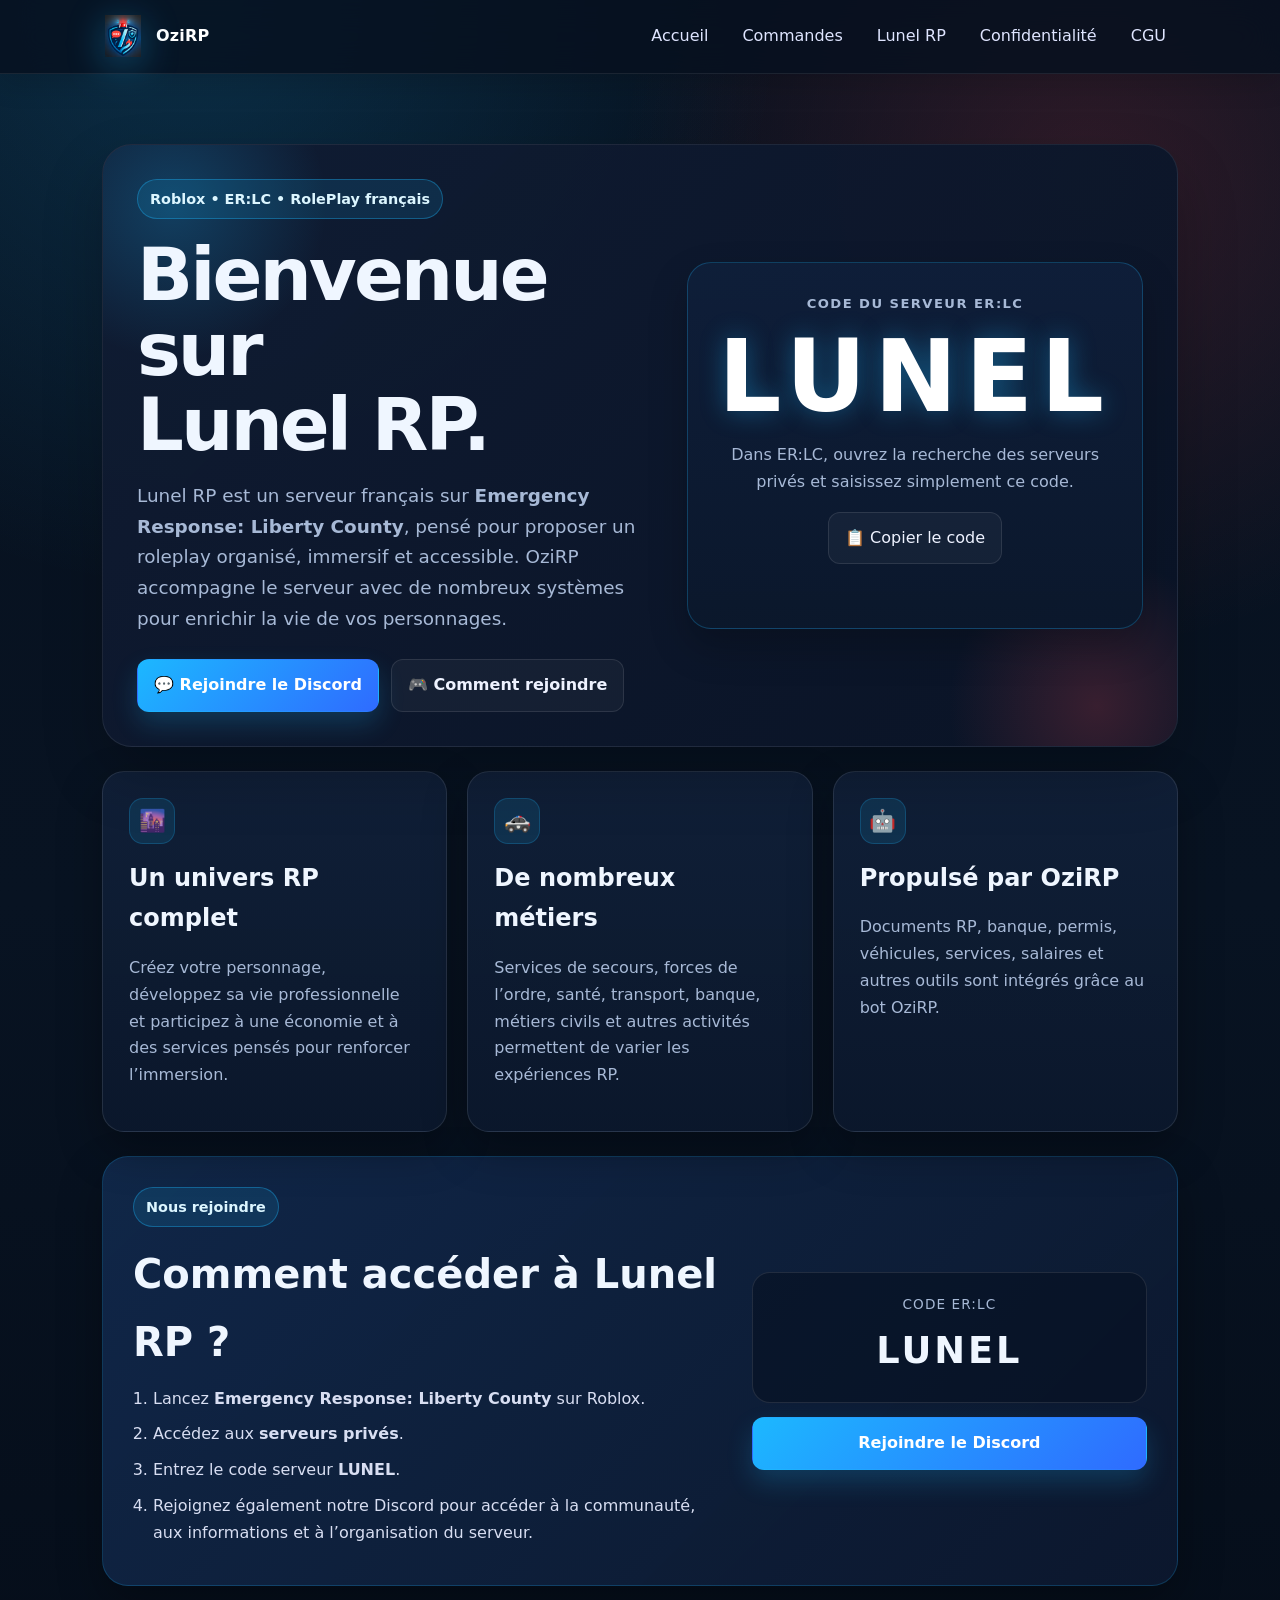
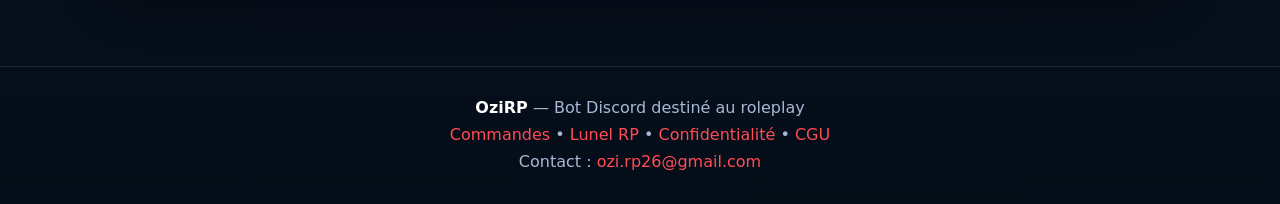
<file: OziRP-site-v5.1-casier-corrige/lunel-rp.html>
<!doctype html>
<html lang="fr">
<head>
  <meta charset="utf-8">
  <meta name="viewport" content="width=device-width,initial-scale=1">
  <title>Lunel RP — Serveur Roblox ER:LC</title>
  <meta name="description" content="Découvrez Lunel RP, serveur français RolePlay sur Emergency Response: Liberty County, et retrouvez le code serveur ER:LC ainsi que le Discord officiel.">
  <link rel="stylesheet" href="styles.css">
</head>
<body>
<header class="site-header">
  <nav class="nav">
    <a class="brand" href="index.html"><img class="brand-logo" src="assets/ozirp-logo-icon.png" alt="Logo OziRP"><span>OziRP</span></a>
    <div class="navlinks"><a href="index.html">Accueil</a><a href="commandes.html">Commandes</a><a href="lunel-rp.html">Lunel RP</a><a href="politique-confidentialite.html">Confidentialité</a><a href="cgu.html">CGU</a></div>
  </nav>
</header>
<main class="lunel-wrap">
  <section class="lunel-hero">
    <div class="lunel-hero-content">
      <span class="badge">Roblox • ER:LC • RolePlay français</span>
      <h1>Bienvenue sur<br>Lunel RP.</h1>
      <p class="lead">Lunel RP est un serveur français sur <strong>Emergency Response: Liberty County</strong>, pensé pour proposer un roleplay organisé, immersif et accessible. OziRP accompagne le serveur avec de nombreux systèmes pour enrichir la vie de vos personnages.</p>
      <div class="actions">
        <a class="btn primary" href="https://discord.gg/ZyDnUXGUGc" target="_blank" rel="noopener noreferrer">💬 Rejoindre le Discord</a>
        <a class="btn secondary" href="#rejoindre">🎮 Comment rejoindre</a>
      </div>
    </div>
    <aside class="lunel-code-card">
      <span class="server-label">CODE DU SERVEUR ER:LC</span>
      <strong class="server-code">LUNEL</strong>
      <p>Dans ER:LC, ouvrez la recherche des serveurs privés et saisissez simplement ce code.</p>
      <button class="btn secondary copy-code" type="button" data-code="LUNEL">📋 Copier le code</button>
      <span class="copy-feedback" aria-live="polite"></span>
    </aside>
  </section>

  <section class="lunel-grid">
    <article class="info-card">
      <span class="card-icon">🌆</span>
      <h2>Un univers RP complet</h2>
      <p>Créez votre personnage, développez sa vie professionnelle et participez à une économie et à des services pensés pour renforcer l’immersion.</p>
    </article>
    <article class="info-card">
      <span class="card-icon">🚓</span>
      <h2>De nombreux métiers</h2>
      <p>Services de secours, forces de l’ordre, santé, transport, banque, métiers civils et autres activités permettent de varier les expériences RP.</p>
    </article>
    <article class="info-card">
      <span class="card-icon">🤖</span>
      <h2>Propulsé par OziRP</h2>
      <p>Documents RP, banque, permis, véhicules, services, salaires et autres outils sont intégrés grâce au bot OziRP.</p>
    </article>
  </section>

  <section id="rejoindre" class="join-panel">
    <div>
      <span class="badge">Nous rejoindre</span>
      <h2>Comment accéder à Lunel RP ?</h2>
      <ol>
        <li>Lancez <strong>Emergency Response: Liberty County</strong> sur Roblox.</li>
        <li>Accédez aux <strong>serveurs privés</strong>.</li>
        <li>Entrez le code serveur <strong>LUNEL</strong>.</li>
        <li>Rejoignez également notre Discord pour accéder à la communauté, aux informations et à l’organisation du serveur.</li>
      </ol>
    </div>
    <div class="join-cta">
      <div class="mini-code"><span>Code ER:LC</span><strong>LUNEL</strong></div>
      <a class="btn primary" href="https://discord.gg/ZyDnUXGUGc" target="_blank" rel="noopener noreferrer">Rejoindre le Discord</a>
    </div>
  </section>
</main>
<footer class="footer">
  <strong>OziRP</strong> — Bot Discord destiné au roleplay<br>
  <a href="commandes.html">Commandes</a> • <a href="lunel-rp.html">Lunel RP</a> • <a href="politique-confidentialite.html">Confidentialité</a> • <a href="cgu.html">CGU</a><br>
  Contact : <a href="mailto:ozi.rp26@gmail.com">ozi.rp26@gmail.com</a>
</footer>
<script>
document.querySelectorAll('.copy-code').forEach(function(button){
  button.addEventListener('click', async function(){
    const code=button.dataset.code || 'LUNEL';
    const feedback=button.parentElement.querySelector('.copy-feedback');
    try {
      await navigator.clipboard.writeText(code);
      feedback.textContent='Code copié !';
    } catch (e) {
      feedback.textContent='Code : '+code;
    }
    setTimeout(function(){ feedback.textContent=''; }, 2200);
  });
});
</script>
</body>
</html>
</file>
<file: styles.css>
@import url('https://fonts.googleapis.com/css2?family=DM+Sans:wght@400;500;600;700;800&family=Space+Grotesk:wght@400;500;600;700&display=swap');
:root{--bg:#080f1b;--bg2:#0a172a;--panel:#101e32;--panel2:#152640;--ink:#f3f8ff;--muted:#a2b3cb;--faint:#72849d;--blue:#53b8ff;--blue2:#2576fa;--red:#ff5c73;--line:rgba(175,204,243,.13);--radius:22px;--shade:0 22px 70px rgba(0,0,0,.26)}
*{box-sizing:border-box}html{scroll-behavior:smooth}body{margin:0;min-width:320px;font-family:'DM Sans',system-ui,-apple-system,'Segoe UI',sans-serif;font-size:16px;line-height:1.65;color:var(--ink);background:radial-gradient(ellipse 60% 42% at 5% 3%,rgba(30,107,195,.19),transparent 75%),radial-gradient(ellipse 40% 20% at 98% 8%,rgba(233,54,91,.10),transparent 75%),var(--bg)}body::before{content:'';position:fixed;inset:0;pointer-events:none;z-index:-1;opacity:.45;background-image:linear-gradient(rgba(104,148,206,.026) 1px,transparent 1px),linear-gradient(90deg,rgba(104,148,206,.026) 1px,transparent 1px);background-size:52px 52px}
a{color:inherit;text-decoration:none}a:focus-visible,button:focus-visible,input:focus-visible{outline:3px solid var(--blue);outline-offset:3px}button,input{font:inherit}button{cursor:pointer}button:disabled{cursor:not-allowed}.container{width:min(1200px,calc(100% - 48px));margin-inline:auto}.skip-link{position:absolute;top:-100px;left:10px;padding:10px 16px;z-index:99;background:#fff;color:#001d37;border-radius:8px}.skip-link:focus{top:10px}
.site-header{height:86px;position:sticky;top:0;z-index:50;background:rgba(7,16,30,.78);border-bottom:1px solid rgba(188,216,255,.08);backdrop-filter:blur(22px);-webkit-backdrop-filter:blur(22px)}.nav-shell{height:100%;display:flex;justify-content:space-between;align-items:center;gap:26px}.brand{display:inline-flex;align-items:center;gap:12px;flex-shrink:0}.brand-symbol{width:47px;height:47px;display:grid;place-items:center;border-radius:14px;background:linear-gradient(150deg,#18365b,#102240);box-shadow:inset 0 0 0 1px rgba(165,213,255,.15),0 10px 25px rgba(22,82,164,.18);font-family:'Space Grotesk',sans-serif;font-weight:800;color:#9ddaff;font-size:24px}.brand-symbol img{width:42px;height:42px;object-fit:contain}.brand-text{font-family:'Space Grotesk',sans-serif;font-weight:800;letter-spacing:-.07em;font-size:27px;line-height:1}.brand-text>span,.footer-brand strong span{color:var(--blue)}.brand-text small{display:block;font-family:'DM Sans',sans-serif;font-weight:700;font-size:8.5px;letter-spacing:.22em;color:var(--faint);margin-top:7px}.navlinks{display:flex;align-items:center;gap:6px}.navlinks>a{padding:10px 13px;font-size:13.8px;font-weight:700;color:#b8c7db;border-radius:11px;transition:.2s}.navlinks>a:hover,.navlinks>a.active{background:rgba(80,157,247,.10);color:#fff}.navlinks>a.nav-cta{margin-left:9px;background:#edf6ff;color:#0b1a30;padding:11px 17px;box-shadow:0 8px 25px rgba(42,145,255,.12)}.navlinks>a.nav-cta:hover{background:white;transform:translateY(-2px)}.menu-toggle{display:none}
h1,h2,h3,h4{font-family:'Space Grotesk','DM Sans',sans-serif;line-height:1.12;letter-spacing:-.045em}h1{font-size:clamp(3.15rem,6.2vw,6.5rem);margin:20px 0 22px;font-weight:700}h2{font-size:clamp(2.1rem,4vw,3.8rem);margin:15px 0 22px}h3{font-size:1.35rem}p{margin:0}.kicker{display:inline-block;color:#83c8ff;font-size:.78rem;letter-spacing:.19em;font-weight:800}.eyebrow{display:inline-flex;align-items:center;gap:10px;color:#b5defe;text-transform:uppercase;font-size:11px;font-weight:800;letter-spacing:.17em}.pulse{width:8px;height:8px;background:#64e3bf;border-radius:50%;box-shadow:0 0 0 5px rgba(100,227,191,.11),0 0 16px rgba(100,227,191,.4)}.btn{display:inline-flex;align-items:center;justify-content:center;gap:16px;border:1px solid transparent;min-height:50px;padding:12px 19px;border-radius:13px;font-size:.91rem;font-weight:800;transition:transform .2s,background .2s,border .2s,box-shadow .2s}.btn:hover{transform:translateY(-3px)}.btn-primary{background:linear-gradient(120deg,#3d9bff,#1477ec);color:#fff;box-shadow:0 12px 26px rgba(31,120,252,.26)}.btn-primary:hover{box-shadow:0 14px 34px rgba(31,120,252,.38)}.btn-outline{background:rgba(133,176,230,.07);border-color:rgba(184,217,255,.19);color:#e9f5ff}.btn-outline:hover{background:rgba(133,176,230,.13)}.btn-light{background:#fff;color:#0c203c}.btn-ghost{border-color:rgba(255,255,255,.4);color:#fff;background:rgba(255,255,255,.08)}
.hero-home{min-height:685px;padding:100px 0 95px;display:grid;grid-template-columns:1.05fr .95fr;align-items:center;gap:45px}.hero-copy{position:relative;z-index:2}.hero-copy h1{max-width:760px}.hero-copy h1 span,.page-intro h1 span{display:inline-block;background:linear-gradient(104deg,#86d2ff 0%,#4ca5ff 57%,#ff7589 100%);-webkit-background-clip:text;background-clip:text;color:transparent}.hero-lead,.page-intro p{max-width:640px;color:var(--muted);font-size:1.16rem;line-height:1.82}.hero-actions{display:flex;gap:12px;flex-wrap:wrap;margin-top:32px}.hero-proof{display:flex;gap:20px;flex-wrap:wrap;margin-top:36px;font-size:12px;color:#9cadc3;font-weight:700}.tiny-circle{display:inline-grid;place-items:center;color:#73e8c6;margin-right:5px;font-size:14px}
.hero-visual{position:relative;max-width:570px;width:100%;margin:auto}.visual-glow{position:absolute;inset:-13%;border-radius:50%;background:radial-gradient(circle,rgba(45,123,232,.30),rgba(58,49,153,.05) 48%,transparent 75%);filter:blur(28px);pointer-events:none}.mock-window{position:relative;border:1px solid rgba(179,216,255,.19);border-radius:24px;overflow:hidden;background:linear-gradient(150deg,rgba(22,43,75,.96),rgba(10,23,42,.97));box-shadow:0 37px 85px rgba(0,0,0,.46),0 2px 0 rgba(255,255,255,.12) inset;transform:perspective(1200px) rotateY(-5deg) rotateX(2deg)}.mock-header{display:flex;align-items:center;justify-content:space-between;background:rgba(5,15,28,.74);border-bottom:1px solid var(--line);padding:13px 20px;color:#8497b3;font-size:11px;font-weight:700;letter-spacing:.04em}.window-dots{display:flex;gap:5px}.window-dots i{width:7px;height:7px;border-radius:50%;background:#ff6e83}.window-dots i:nth-child(2){background:#f6c266}.window-dots i:nth-child(3){background:#5fdbb0}.mock-header-right{font-size:17px;color:#3394ec}.mock-intro{display:flex;align-items:center;gap:12px;padding:27px 25px 20px}.mock-avatar{width:51px;height:51px;display:grid;place-items:center;border-radius:15px;background:linear-gradient(145deg,#2776d7,#142b56);font-weight:800;color:white;box-shadow:inset 0 1px rgba(255,255,255,.2)}.mock-intro>div{flex:1}.mock-intro strong,.mock-intro small{display:block}.mock-intro strong{font-size:15px}.mock-intro small{font-size:11px;color:#91a6c1;margin-top:3px}.active-chip{font-size:9px;white-space:nowrap;color:#8aefcc;border:1px solid rgba(128,238,203,.24);padding:6px 8px;border-radius:20px;background:rgba(65,188,147,.09)}.mock-stats{display:grid;grid-template-columns:repeat(3,1fr);gap:10px;padding:0 25px 22px}.mock-stats>div{background:rgba(255,255,255,.04);border:1px solid rgba(192,219,255,.1);border-radius:15px;padding:17px 12px}.mock-stats span,.mock-stats strong,.mock-stats small{display:block}.mock-stats span{font-size:20px}.mock-stats strong{font-size:12px;margin-top:13px}.mock-stats small{font-size:10px;color:#8b9fb9;margin-top:4px}.mock-feed{margin:0 25px 25px;border:1px solid rgba(192,219,255,.12);border-radius:15px;overflow:hidden}.mock-feed>div{display:flex;align-items:center;gap:12px;padding:15px}.mock-feed>div+div{border-top:1px solid rgba(192,219,255,.09)}.mock-feed>div>div{flex:1}.mock-feed strong,.mock-feed small{display:block}.mock-feed strong{font-size:12px}.mock-feed small{color:#8fa6c2;font-size:10px}.feed-emoji{font-size:20px}.mock-feed>div>span:last-child{color:#4d9ffd}.visual-caption{display:block;text-align:center;color:#687d99;font-size:10.5px;margin-top:16px}
.trust-bar{border-top:1px solid rgba(187,216,251,.08);border-bottom:1px solid rgba(187,216,251,.08);background:rgba(12,26,47,.45)}.trust-grid{min-height:122px;display:grid;grid-template-columns:repeat(4,1fr);align-items:center;gap:20px}.trust-grid>div{display:grid;grid-template-columns:39px 1fr;grid-template-rows:auto auto;align-items:center;column-gap:13px}.trust-icon{grid-row:1/3;font-size:25px}.trust-grid strong{font-family:'Space Grotesk',sans-serif;font-size:15px}.trust-grid div>span:last-child{font-size:12px;color:var(--muted)}
.section{padding:104px 0}.section-top{display:flex;justify-content:space-between;align-items:end;gap:25px;margin-bottom:32px}.section-top p{color:var(--muted);font-size:1rem;max-width:580px}.section-top h2 em{font-style:normal;color:#89caff}.text-link{white-space:nowrap;color:#97d4ff;font-size:13px;font-weight:800;margin-bottom:7px}.feature-grid{display:grid;grid-template-columns:repeat(3,1fr);gap:18px}.feature-card{position:relative;display:flex;min-height:315px;flex-direction:column;padding:28px 27px;border-radius:21px;background:linear-gradient(145deg,rgba(21,41,72,.79),rgba(13,27,49,.84));border:1px solid var(--line);overflow:hidden;transition:border-color .2s,transform .2s,box-shadow .2s}.feature-card::after{content:'';position:absolute;right:-120px;top:-120px;width:240px;height:240px;border-radius:50%;background:radial-gradient(circle,rgba(60,137,255,.13),transparent 70%)}.feature-card:hover{transform:translateY(-6px);border-color:rgba(83,184,255,.34);box-shadow:var(--shade)}.feature-orb{display:grid;place-items:center;width:51px;height:51px;background:linear-gradient(150deg,rgba(80,165,255,.19),rgba(31,90,168,.07));border:1px solid rgba(104,192,255,.20);border-radius:15px;font-size:24px;margin-bottom:22px}.feature-tag{font-size:10px;font-weight:800;color:#76b9f5;letter-spacing:.15em}.feature-card h3{margin:10px 0 9px;font-size:22px}.feature-card p{color:#9bb0ce;font-size:14px;line-height:1.7;max-width:420px}.feature-bottom{display:flex;justify-content:space-between;margin-top:auto;padding-top:20px;color:#bfd6f3;font-size:12px;font-weight:800}.feature-bottom span{color:#7dbfff}.feature-large{grid-column:span 1;background:linear-gradient(145deg,rgba(30,67,117,.75),rgba(15,32,58,.92));border-color:rgba(78,169,247,.29)}.feature-wide{grid-column:span 1}
.integration-section{background:radial-gradient(ellipse at 85% 60%,rgba(39,104,208,.17),transparent 55%),linear-gradient(180deg,rgba(14,28,49,.4),rgba(5,14,26,.15));border-top:1px solid rgba(151,194,246,.08);border-bottom:1px solid rgba(151,194,246,.08)}.integration-inner{display:grid;grid-template-columns:1fr 1fr;gap:90px;align-items:center}.integration-copy p{color:var(--muted);font-size:16px;max-width:540px}.tick-list{display:grid;gap:11px;margin:26px 0 30px;color:#c4d4ea;font-size:14px}.tick-list span::first-letter{color:#77e0c0}.connection-graphic{display:flex;align-items:center;justify-content:center;gap:8px;padding:40px 0}.connection-node{width:124px;height:150px;flex-shrink:0;display:flex;justify-content:center;align-items:center;flex-direction:column;border:1px solid rgba(119,179,253,.2);background:linear-gradient(145deg,#162a47,#0e1b30);border-radius:20px;font-size:35px;box-shadow:var(--shade)}.connection-node strong{font-family:'Space Grotesk',sans-serif;font-size:14px;margin-top:12px}.connection-node small{font-size:10px;letter-spacing:.12em;color:#91a8c5}.connection-node img{width:53px;height:53px;object-fit:contain}.connection-center{border-color:rgba(86,184,255,.55);box-shadow:0 10px 55px rgba(43,139,255,.2)}.connection-dash{flex:1;min-width:28px;border-top:2px dashed rgba(99,168,240,.5);position:relative;text-align:center}.connection-dash span{position:relative;top:-19px;background:#101f37;border-radius:12px;padding:3px 6px;color:#72c6ff}.final-cta{position:relative;margin:100px auto;padding:49px 55px;border-radius:25px;display:flex;align-items:center;justify-content:space-between;gap:30px;background:linear-gradient(114deg,#214e96,#1975cc 68%,#2a4786);overflow:hidden;box-shadow:0 28px 70px rgba(5,65,160,.24)}.final-cta::after{content:'';position:absolute;right:-60px;bottom:-170px;width:310px;height:310px;border:1px solid rgba(255,255,255,.14);border-radius:50%}.final-cta h2{font-size:clamp(1.8rem,3.2vw,2.7rem);margin:8px 0 14px;max-width:600px}.final-cta p{color:#c7e3ff;max-width:520px}.final-cta .kicker{color:#bfdfff}.cta-buttons{display:flex;flex-direction:column;gap:10px;z-index:1;flex-shrink:0}.cta-art{position:absolute;right:32%;top:20px;color:rgba(255,255,255,.1);font-size:170px;line-height:1}
.footer{background:#07101e;border-top:1px solid var(--line);padding:54px 0 0;color:var(--muted)}.footer-grid{display:grid;grid-template-columns:2.2fr 1fr 1.1fr 1fr;gap:45px;padding-bottom:45px}.footer-brand strong{color:#fff;font:700 31px 'Space Grotesk',sans-serif;letter-spacing:-.06em}.footer-brand p{font-size:13px;max-width:280px;margin:8px 0 0}.footer-brand .rp-disclaimer{font-size:11px;color:#71839b;line-height:1.7;margin-top:17px}.footer-grid>div:not(:first-child){display:flex;flex-direction:column;gap:13px}.footer-heading{font-size:12px;color:#e2efff;font-weight:800;margin:6px 0 7px}.footer-grid a,.footer-muted{font-size:12.5px;color:#91a4bd}.footer-grid a:hover{color:#fff}.footer-bottom{border-top:1px solid var(--line);padding:20px 0 26px;display:flex;justify-content:space-between;font-size:11px;gap:15px}
.page-intro{padding:86px 0 52px}.page-intro h1{font-size:clamp(2.7rem,5.3vw,5.6rem);max-width:970px}.page-intro p{max-width:750px}.intro-facts{display:flex;flex-wrap:wrap;gap:10px;margin-top:28px}.intro-facts span{padding:7px 13px;border:1px solid rgba(165,198,241,.15);border-radius:999px;font-size:12px;color:#aabbd2;background:rgba(255,255,255,.03)}.catalog-area{padding-bottom:115px}.catalog-toolbar{display:flex;gap:16px;align-items:center;justify-content:space-between;padding:18px;border:1px solid var(--line);background:#0d1a2d;border-radius:18px}.search-wrap{position:relative;flex:1;display:flex;align-items:center}.search-wrap>span{font-size:31px;color:#8fa9c8;padding:0 13px}.search-wrap input{width:100%;padding:12px 48px 12px 4px;color:#fff;border:0;background:transparent;outline:0;min-width:0}.search-wrap input::placeholder{color:#687d9a}.clear-search{position:absolute;right:5px;border:0;border-radius:9px;background:rgba(142,178,220,.16);color:white;width:33px;height:33px}.catalog-count{font-size:12px;white-space:nowrap;color:#8caccb;font-weight:700}.filter-strip{display:flex;gap:9px;margin:20px 0 32px;overflow-x:auto;padding:2px 0 12px;scrollbar-width:thin}.filter-chip{white-space:nowrap;border:1px solid rgba(152,186,229,.19);border-radius:12px;padding:9px 14px;color:#a9bfd9;background:rgba(19,38,64,.73);font-size:12px;font-weight:800}.filter-chip:hover{border-color:#549df0;color:white}.filter-chip[aria-pressed="true"]{background:#317ddb;color:white;border-color:#317ddb}.filter-chip span{opacity:.65;margin-left:6px}.command-section{margin-bottom:40px}.command-section-title{display:flex;justify-content:space-between;align-items:center;gap:15px;margin-bottom:16px;padding-bottom:16px;border-bottom:1px solid var(--line)}.command-section-title h2{font-size:1.6rem;margin:0;letter-spacing:-.03em}.command-section-title .section-n{font-size:11px;color:#9fb2cd;background:rgba(92,149,213,.1);border-radius:7px;padding:5px 10px;white-space:nowrap}.command-grid{display:grid;grid-template-columns:repeat(3,1fr);gap:12px}.command-card{padding:20px;border:1px solid var(--line);border-radius:15px;background:linear-gradient(150deg,rgba(21,39,65,.67),rgba(13,25,43,.89));min-height:155px;display:flex;flex-direction:column;gap:12px}.command-card:hover{border-color:rgba(83,184,255,.4);background:rgba(22,44,76,.85)}.command-card-top{display:flex;gap:6px;align-items:start;justify-content:space-between}.command-card code{font-family:'Space Grotesk',monospace;font-size:14px;font-weight:700;color:#d5efff;overflow-wrap:anywhere}.command-card p{color:#9dacc4;font-size:12.5px;line-height:1.65}.command-card-bottom{display:flex;justify-content:space-between;align-items:center;margin-top:auto;gap:10px}.command-tag{font-size:10px;padding:3px 8px;border-radius:5px;background:rgba(65,136,229,.12);color:#8bb8f4}.command-tag.staff{color:#edc18f;background:rgba(220,139,49,.12)}.copy-command{background:transparent;border:0;color:#7596b6;font-weight:700;font-size:11px;padding:4px 0}.copy-command:hover{color:#fff}.empty-state{text-align:center;border:1px dashed rgba(149,193,245,.22);padding:50px 20px;border-radius:18px}.empty-state strong{font-size:21px}.empty-state p{color:var(--muted);margin:5px 0 21px}.catalog-note{font-size:12px;color:#7389a6;line-height:1.7;margin-top:33px}
.lunel-intro{padding-bottom:38px}.lunel-feature{display:grid;grid-template-columns:1fr .83fr;gap:22px}.lunel-poster{min-height:485px;border:1px solid rgba(141,189,247,.22);border-radius:24px;padding:44px;display:flex;flex-direction:column;justify-content:space-between;overflow:hidden;position:relative;background:radial-gradient(circle at 82% 17%,rgba(88,155,250,.36),transparent 33%),radial-gradient(circle at 15% 90%,rgba(219,61,88,.18),transparent 45%),linear-gradient(135deg,#193559,#0c1c37 55%,#071323)}.lunel-poster::before{content:'';position:absolute;width:330px;height:330px;border:1px solid rgba(255,255,255,.075);border-radius:50%;right:-120px;top:50px;box-shadow:0 0 0 80px rgba(255,255,255,.015),0 0 0 160px rgba(255,255,255,.016)}.lunel-poster-kicker{font:800 16px 'Space Grotesk',sans-serif;letter-spacing:.2em;z-index:1}.lunel-poster-kicker b{color:#7ac1fa}.lunel-poster-line{font:700 clamp(3.5rem,6vw,6.3rem)/.97 'Space Grotesk',sans-serif;letter-spacing:-.065em;z-index:1}.lunel-poster-line em{color:#82cbff;font-style:normal}.lunel-poster-bottom{font-size:31px;z-index:1}.server-card{padding:43px 38px;border:1px solid var(--line);border-radius:24px;background:linear-gradient(140deg,#10233d,#0c1728)}.server-card h2{font-size:clamp(1.9rem,3.3vw,3.1rem)}.server-card p{color:#9fb2cd;font-size:14px;line-height:1.8}.server-code-box{display:flex;align-items:center;gap:18px;border:1px solid rgba(76,167,253,.33);border-radius:17px;background:rgba(22,66,111,.24);padding:17px 18px;margin-top:29px;flex-wrap:wrap}.server-code-box>span{display:block;color:#8fb0cc;font-size:10px;font-weight:800;letter-spacing:.1em}.server-code-box strong{font:700 30px 'Space Grotesk',sans-serif;letter-spacing:.13em;color:#d4edff}.copy-code{margin-left:auto;border:1px solid rgba(134,195,249,.25);border-radius:10px;background:rgba(86,169,251,.13);color:#baddff;font-size:12px;padding:9px 13px;font-weight:700}.copy-code:hover{background:rgba(86,169,251,.25)}.copy-feedback{height:24px;color:#88e7c2;font-size:12px}.server-divider{border-top:1px solid var(--line);margin:5px 0 23px}.server-card>.btn{margin-top:24px}.career-grid{display:grid;grid-template-columns:repeat(4,1fr);gap:14px}.career-item{border:1px solid var(--line);border-radius:18px;background:rgba(17,34,58,.83);padding:26px 21px}.career-item span{font-size:29px}.career-item h3{font-size:18px;margin:24px 0 8px}.career-item p{color:#9aaeca;font-size:12.5px}.join-section{padding-top:0}.join-steps{counter-reset:none;display:grid;grid-template-columns:repeat(2,1fr);gap:14px;list-style:none;padding:0}.join-steps li{border:1px solid var(--line);padding:25px;display:flex;gap:17px;border-radius:17px;background:rgba(15,30,51,.75)}.join-steps li>span{font:700 22px 'Space Grotesk',sans-serif;color:#69b9f8}.join-steps h3{font-size:18px;margin:0 0 8px}.join-steps p{color:#9cabc2;font-size:13px}
/* Keep the original legal pages attractive even though their HTML is deliberately unchanged. */
.nav{max-width:1200px;margin:auto;padding:14px 24px;display:flex;align-items:center;justify-content:space-between;gap:18px}.legal-wrap{max-width:1050px;padding:74px 24px 110px;margin:auto}.legal-top h1{font-size:clamp(2.4rem,4vw,4.1rem)}.legal-card{padding:clamp(24px,5vw,55px);border:1px solid var(--line);border-radius:23px;background:linear-gradient(145deg,#12243d,#0b192b)}.legal-card h1:first-child{font-size:2.1rem}.legal-card h2{font-size:1.52rem;margin:2.1em 0 .7em;padding-top:1.2em;border-top:1px solid var(--line)}.legal-card p,.legal-card li{color:#b8c7db;line-height:1.85}.legal-card strong{color:#edf5ff}.legal-card a{color:#89c9ff;text-decoration:underline}.legal-note{border:1px solid rgba(126,179,239,.19);background:rgba(30,78,132,.2);padding:15px;border-radius:13px;color:#bedbf1}
.reveal{animation:appear .7s ease both}.hero-visual{animation-delay:.12s}@keyframes appear{from{opacity:0;transform:translateY(18px)}to{opacity:1;transform:translateY(0)}}
@media(max-width:1080px){.navlinks{gap:0}.navlinks>a{padding:9px 8px;font-size:12px}.navlinks>a.nav-cta{margin-left:3px;padding:9px}.hero-home{gap:15px}.mock-intro{padding:20px 16px}.mock-stats{padding:0 16px 15px}.mock-feed{margin:0 16px 16px}.integration-inner{gap:30px}}
@media(max-width:800px){.container{width:min(100% - 32px,1200px)}.site-header{height:72px}.brand-symbol{width:41px;height:41px}.brand-symbol img{width:38px;height:38px}.brand-text{font-size:25px}.menu-toggle{display:flex;flex-direction:column;gap:5px;background:transparent;border:1px solid rgba(197,222,253,.19);border-radius:11px;padding:12px}.menu-toggle span{width:21px;height:2px;background:#dfedff;border-radius:2px}.navlinks{display:none;position:absolute;top:71px;left:0;right:0;background:#0c1b2d;border-bottom:1px solid var(--line);padding:17px 20px 21px;box-shadow:0 25px 30px rgba(0,0,0,.3)}.navlinks.is-open{display:flex;flex-direction:column;align-items:stretch;gap:2px}.navlinks>a{font-size:14px;padding:11px 14px}.navlinks>a.nav-cta{margin:9px 0 0;text-align:center}.hero-home{padding:70px 0 60px;grid-template-columns:1fr;min-height:0;gap:65px}.hero-copy h1{font-size:clamp(3rem,9vw,5rem)}.hero-visual{max-width:540px}.trust-grid{grid-template-columns:repeat(2,1fr);padding:24px 0;gap:22px}.section{padding:70px 0}.feature-grid{grid-template-columns:repeat(2,1fr)}.integration-inner{grid-template-columns:1fr}.connection-graphic{max-width:520px}.final-cta{margin:65px auto;padding:36px;align-items:stretch;flex-direction:column}.cta-buttons{flex-direction:row;flex-wrap:wrap}.footer-grid{grid-template-columns:repeat(2,1fr)}.command-grid{grid-template-columns:repeat(2,1fr)}.lunel-feature{grid-template-columns:1fr}.lunel-poster{min-height:380px}.career-grid{grid-template-columns:repeat(2,1fr)}}
@media(max-width:530px){.hero-home{padding-top:55px;gap:45px}.hero-copy h1{font-size:clamp(2.9rem,11vw,4.1rem)}.hero-lead,.page-intro p{font-size:1rem}.hero-actions .btn{width:100%}.hero-proof{gap:8px 14px}.mock-window{transform:none}.mock-stats>div{padding:11px 8px}.mock-stats strong{font-size:10px}.mock-stats small{font-size:9px}.active-chip{display:none}.trust-grid{gap:17px}.trust-grid strong{font-size:13px}.trust-grid div>span:last-child{font-size:10px}.section-top{align-items:start;flex-direction:column}.feature-grid,.command-grid,.career-grid,.join-steps{grid-template-columns:1fr}.feature-card{min-height:277px}.final-cta h2{font-size:2rem}.footer-grid{grid-template-columns:1fr 1fr;gap:30px 13px}.footer-brand{grid-column:span 2}.footer-bottom{flex-direction:column}.page-intro{padding:58px 0 39px}.page-intro h1{font-size:clamp(2.8rem,10vw,4rem)}.catalog-toolbar{flex-direction:column;align-items:stretch}.catalog-count{padding:0 12px}.lunel-poster{padding:28px;min-height:320px}.lunel-poster-line{font-size:3.5rem}.server-card{padding:28px 22px}.server-code-box{gap:9px}.server-code-box strong{font-size:23px}.server-code-box>span{font-size:9px}.connection-node{width:100px;height:128px}.connection-node strong{font-size:11px}.connection-dash{min-width:13px}.connection-node img{width:42px;height:42px}}
@media(prefers-reduced-motion:reduce){html{scroll-behavior:auto}*,*::before,*::after{animation:none!important;transition:none!important}}
/* Backwards compatibility for the existing CGU and privacy-page markup. */
.brand-logo{width:42px;height:42px;object-fit:contain}.brand:not(:has(.brand-symbol)){font-family:'Space Grotesk',sans-serif;font-size:25px;font-weight:800;color:#fff}.navlinks a:not(.nav-cta){text-decoration:none}.footer a{color:#9ecffd}.footer a:hover{color:white}


/* OziRP 2026 — TikTok & Ko-fi : espaces de communauté */
.community-section{padding-top:90px;padding-bottom:92px;scroll-margin-top:92px}
.community-heading{display:flex;justify-content:space-between;align-items:end;gap:42px;margin-bottom:34px}
.community-heading>div{max-width:710px}
.community-heading h2{max-width:740px;margin:14px 0 0;font-size:clamp(2.3rem,4.1vw,4.05rem)}
.community-heading h2 em{font-style:normal;color:#81caff}
.community-heading>p{flex:0 1 365px;color:#a4b6cf;font-size:14px;line-height:1.85;padding-bottom:6px}
.community-cards{display:grid;grid-template-columns:repeat(2,minmax(0,1fr));gap:20px}
.community-card{isolation:isolate;position:relative;display:flex;flex-direction:column;overflow:hidden;min-height:444px;padding:34px 34px 29px;border-radius:26px;border:1px solid rgba(194,223,255,.20);box-shadow:0 25px 55px rgba(1,7,19,.25);transition:transform .24s ease,border-color .24s ease,box-shadow .24s ease}
.community-card:hover{transform:translateY(-5px);border-color:rgba(194,223,255,.39);box-shadow:0 34px 68px rgba(1,7,19,.36)}
.community-tiktok{background:radial-gradient(ellipse at 95% 0%,rgba(255,68,121,.24),transparent 50%),radial-gradient(ellipse at 2% 100%,rgba(26,227,225,.15),transparent 53%),linear-gradient(133deg,#131829,#0c1628 64%,#0c1120)}
.community-kofi{background:radial-gradient(ellipse at 95% 4%,rgba(74,177,255,.29),transparent 50%),radial-gradient(ellipse at 0% 100%,rgba(109,106,246,.18),transparent 55%),linear-gradient(133deg,#102c48,#0c1f35 57%,#101930)}
.community-card-orbit{position:absolute;z-index:-1;right:-85px;top:-80px;width:310px;height:310px;border:1px solid rgba(230,240,255,.11);border-radius:50%;box-shadow:0 0 0 50px rgba(235,242,255,.027),0 0 0 105px rgba(235,242,255,.018)}
.community-card-head{display:flex;align-items:center;gap:12px;margin-bottom:27px}
.social-mark{display:inline-grid;place-items:center;width:40px;height:40px;border-radius:12px;flex-shrink:0}
.social-mark svg{display:block;width:22px;height:22px}
.social-mark-tiktok{background:rgba(5,11,24,.66);border:1px solid rgba(255,255,255,.13);box-shadow:0 10px 24px rgba(0,0,0,.17)}
.social-mark-kofi{background:#158ddd;box-shadow:0 9px 24px rgba(26,132,241,.28)}
.community-platform{display:flex;align-items:center;gap:10px;flex-wrap:wrap;font:800 11px 'DM Sans',sans-serif;letter-spacing:.14em;color:#ebf6ff}
.community-live-dot{width:6px;height:6px;background:#53d9d9;border-radius:50%;box-shadow:0 0 0 4px rgba(83,217,217,.10)}
.community-small-note{font-size:9px;letter-spacing:.08em;font-weight:800;color:#c5e6ff;background:rgba(255,255,255,.08);border-radius:6px;padding:4px 7px}
.community-card-body{position:relative;flex:1}
.community-overline{font-size:10px;letter-spacing:.13em;font-weight:800;color:#8eafcb}
.community-card h3{margin:13px 0 14px;font-size:clamp(1.7rem,2.65vw,2.45rem);line-height:1.12;max-width:490px}
.community-card h3 span{color:#81daea}
.community-kofi h3 span{color:#8ecbff}
.community-card-body>p{max-width:485px;font-size:13.8px;line-height:1.83;color:#b9c9dd;margin-bottom:27px}
.community-action{position:relative;display:flex;align-items:center;justify-content:space-between;gap:15px;min-height:59px;border:1px solid rgba(255,255,255,.15);border-radius:15px;padding:11px 12px 11px 19px;font-size:14px;font-weight:800;color:#fff;transition:background .22s,transform .22s}
.community-action:hover{transform:translateY(-2px)}
.action-tiktok{background:linear-gradient(115deg,rgba(30,68,86,.94),rgba(82,34,68,.68))}
.action-tiktok:hover{background:linear-gradient(115deg,rgba(36,101,121,.98),rgba(120,43,80,.79))}
.action-kofi{background:linear-gradient(115deg,#1389db,#1469bb)}
.action-kofi:hover{background:linear-gradient(115deg,#1b9aec,#1472c7)}
.community-arrow{display:grid;place-items:center;width:37px;height:37px;background:rgba(255,255,255,.13);border-radius:10px;font-size:21px}
.community-fineprint{font-size:10.8px;color:#a6c9ea;line-height:1.7;padding-top:12px}
.page-lunel .community-section{padding-top:65px}
@media(max-width:850px){.community-heading{align-items:start;flex-direction:column;gap:13px}.community-heading>p{flex:auto;max-width:660px}.community-cards{gap:13px}.community-card{padding:27px 24px;min-height:445px}.community-card-head{margin-bottom:23px}}
@media(max-width:660px){.community-cards{grid-template-columns:1fr}.community-card{min-height:0;padding:27px 25px 25px}.community-heading{margin-bottom:25px}.community-heading h2{font-size:clamp(2rem,9.3vw,3rem)}.community-card h3{font-size:clamp(1.7rem,7.3vw,2.2rem)}.community-card-head{margin-bottom:22px}.community-action{margin-top:10px}.community-section{padding-top:58px;padding-bottom:65px}}
/* Affichage sans défilement horizontal sur les petits écrans. */
@media(max-width:530px){
  .integration-inner{grid-template-columns:minmax(0,1fr)}
  .integration-copy,.connection-graphic{min-width:0;max-width:100%}
  .connection-graphic{width:100%;gap:4px}
  .connection-node{flex:0 1 90px;width:90px}
  .connection-dash{min-width:0;flex:1}
  .hero-visual .visual-glow{inset:0}
}
</file>
<file: OziRP-site-v5.1-casier-corrige/styles.css>
:root {
  --bg: #07111f;
  --panel: #101c33;
  --panel-2: #162845;
  --text: #eff6ff;
  --muted: #a7b9d6;
  --accent: #1cb8ff;
  --accent-2: #ff4c55;
  --accent-3: #2f6bff;
  --line: rgba(255,255,255,.10);
  --ok: #6ee7b7;
  --shadow: 0 18px 45px rgba(0,0,0,.30);
}
*{box-sizing:border-box}
html{scroll-behavior:smooth}
body{margin:0;background:radial-gradient(circle at 15% 0%, rgba(28,184,255,.18) 0, transparent 28%),radial-gradient(circle at 85% 10%, rgba(255,76,85,.16) 0, transparent 24%),linear-gradient(180deg,#07111f,#081322 50%,#050d19);color:var(--text);font-family:Inter,ui-sans-serif,system-ui,-apple-system,BlinkMacSystemFont,"Segoe UI",sans-serif;line-height:1.68}
a{color:var(--accent-2);text-decoration:none}
a:hover{text-decoration:underline}
.site-header{position:sticky;top:0;z-index:20;background:rgba(7,17,31,.82);backdrop-filter:blur(18px);border-bottom:1px solid rgba(255,255,255,.08);box-shadow:0 10px 28px rgba(0,0,0,.14)}
.nav{max-width:1120px;margin:auto;padding:14px 22px;display:flex;align-items:center;justify-content:space-between;gap:18px}
.brand{display:flex;align-items:center;gap:12px;font-weight:800;letter-spacing:.2px;color:white}
.brand-logo{width:42px;height:42px;object-fit:contain;display:block;filter:drop-shadow(0 8px 18px rgba(28,184,255,.34))}
.navlinks{display:flex;gap:10px;flex-wrap:wrap}
.navlinks a{padding:9px 12px;border-radius:10px;color:#dfe5ff}
.navlinks a:hover{background:rgba(255,255,255,.06);text-decoration:none;color:#fff}
.hero{max-width:1120px;margin:0 auto;padding:78px 22px 48px}
.home-hero{padding-top:84px}
.hero-banner{position:relative;overflow:hidden;padding:34px;border-radius:30px;background:linear-gradient(135deg,rgba(16,28,51,.94),rgba(10,20,38,.96));border:1px solid rgba(255,255,255,.08);box-shadow:0 28px 60px rgba(0,0,0,.22)}
.hero-banner::before{content:"";position:absolute;inset:-10% auto auto -8%;width:320px;height:320px;border-radius:50%;background:radial-gradient(circle, rgba(28,184,255,.24) 0, rgba(28,184,255,0) 68%)}
.hero-banner::after{content:"";position:absolute;right:-80px;top:-70px;width:280px;height:280px;border-radius:50%;background:radial-gradient(circle, rgba(255,76,85,.20) 0, rgba(255,76,85,0) 70%)}
.hero-grid{display:grid;grid-template-columns:1.1fr .9fr;gap:30px;align-items:center}
.badge{display:inline-flex;padding:7px 12px;border:1px solid rgba(28,184,255,.35);border-radius:999px;background:rgba(28,184,255,.12);color:#dcf6ff;font-size:.9rem;font-weight:700}
.hero-badge{box-shadow:0 8px 22px rgba(28,184,255,.12)}
h1{font-size:clamp(2.2rem,6vw,4.6rem);line-height:1.02;margin:18px 0 16px;letter-spacing:-.04em}
.lead{font-size:1.15rem;color:var(--muted);max-width:760px}
.hero-card,.legal-card,.info-card{background:linear-gradient(180deg,rgba(17,32,57,.93),rgba(11,24,44,.96));border:1px solid var(--line);border-radius:22px;box-shadow:var(--shadow)}
.hero-side{display:flex;flex-direction:column;gap:18px}
.hero-logo-panel,.hero-card{background:linear-gradient(180deg,rgba(17,32,57,.93),rgba(11,24,44,.96));border:1px solid var(--line);border-radius:22px;box-shadow:var(--shadow)}
.hero-logo-panel{position:relative;padding:26px;display:flex;align-items:center;justify-content:center;min-height:290px;overflow:hidden;background:linear-gradient(145deg,rgba(8,23,44,.96),rgba(16,28,51,.96))}
.hero-full-logo{position:relative;z-index:2;display:block;width:min(100%,560px);height:auto;filter:drop-shadow(0 22px 34px rgba(0,0,0,.30))}
.hero-logo-glow{position:absolute;inset:auto 10% -12% auto;width:220px;height:220px;border-radius:50%;background:radial-gradient(circle, rgba(255,76,85,.20) 0, rgba(255,76,85,0) 68%)}
.hero-card{padding:24px}
.hero-card h2{margin-top:0}
.hero-card .status{display:flex;align-items:center;gap:9px;color:#d8ffef;font-weight:700}
.dot{width:10px;height:10px;border-radius:50%;background:var(--ok);box-shadow:0 0 0 5px rgba(110,231,183,.12)}
.actions{display:flex;gap:12px;flex-wrap:wrap;margin-top:24px}
.btn{display:inline-flex;align-items:center;justify-content:center;padding:12px 16px;border-radius:12px;border:1px solid var(--line);font-weight:800;text-decoration:none!important}
.btn.primary{background:linear-gradient(135deg,var(--accent),var(--accent-3));color:#fff;border-color:transparent;box-shadow:0 12px 26px rgba(28,184,255,.20)}
.btn.secondary{background:rgba(255,255,255,.04);color:#eef2ff}
.cards{max-width:1120px;margin:auto;padding:0 22px 76px;display:grid;grid-template-columns:1fr 1fr;gap:20px}
.info-card{padding:26px}
.info-card h2{margin:0 0 8px}
.info-card p{color:var(--muted)}
.legal-wrap{max-width:980px;margin:0 auto;padding:48px 22px 80px}
.legal-top{margin-bottom:24px}
.legal-top h1{font-size:clamp(2rem,5vw,3.6rem)}
.legal-card{padding:clamp(22px,4vw,48px)}
.legal-card h1:first-child{font-size:2rem;margin-top:0}
.legal-card h2{font-size:1.45rem;margin-top:2.2em;padding-top:.4em;border-top:1px solid var(--line)}
.legal-card h3{font-size:1.12rem;margin-top:1.6em}
.legal-card p,.legal-card li{color:#d8def2}
.legal-card strong{color:#fff}
.legal-card ul{padding-left:1.25rem}
.legal-note{margin:0 0 22px;padding:14px 16px;border-radius:14px;background:rgba(124,140,255,.09);border:1px solid rgba(124,140,255,.22);color:#d9deff}
.footer{border-top:1px solid var(--line);color:var(--muted);padding:28px 22px;text-align:center}
.footer strong{color:#fff}
@media(max-width:760px){.hero-grid,.cards{grid-template-columns:1fr}.nav{align-items:flex-start}.navlinks{justify-content:flex-end}.hero{padding-top:50px}.legal-card{border-radius:16px}.navlinks a{padding:7px 8px;font-size:.92rem}.hero-logo-panel{min-height:auto;padding:16px}}

/* --- OziRP catalogue de commandes --- */
.home-cards{grid-template-columns:1.2fr 1fr 1fr}
.info-card.featured{border-color:rgba(28,184,255,.34);background:linear-gradient(140deg,rgba(18,42,78,.97),rgba(20,28,51,.97))}
.card-icon{display:inline-grid;place-items:center;width:46px;height:46px;border-radius:14px;background:rgba(28,184,255,.12);border:1px solid rgba(28,184,255,.22);font-size:1.35rem;margin-bottom:14px}
.stat-grid{display:grid;grid-template-columns:1fr 1fr;gap:10px;margin:18px 0}
.stat{padding:14px;border-radius:14px;background:linear-gradient(180deg,rgba(255,255,255,.04),rgba(255,255,255,.02));border:1px solid var(--line);display:flex;flex-direction:column}
.stat strong{font-size:1.65rem;line-height:1.1}
.stat span{color:var(--muted);font-size:.88rem;margin-top:4px}

.commands-wrap{max-width:1120px;margin:0 auto;padding:60px 22px 80px}
.commands-banner{position:relative;overflow:hidden;padding:30px;border-radius:28px;background:linear-gradient(135deg,rgba(16,28,51,.94),rgba(10,20,38,.96));border:1px solid rgba(255,255,255,.08);box-shadow:0 24px 52px rgba(0,0,0,.20)}
.commands-banner::before{content:"";position:absolute;left:-70px;top:-70px;width:220px;height:220px;border-radius:50%;background:radial-gradient(circle, rgba(28,184,255,.22) 0, rgba(28,184,255,0) 70%)}
.commands-banner::after{content:"";position:absolute;right:-70px;bottom:-90px;width:260px;height:260px;border-radius:50%;background:radial-gradient(circle, rgba(255,76,85,.18) 0, rgba(255,76,85,0) 72%)}
.commands-hero-grid{position:relative;z-index:1;display:grid;grid-template-columns:1.15fr .85fr;gap:24px;align-items:center}
.commands-logo-card{padding:24px;border-radius:22px;background:linear-gradient(180deg,rgba(15,31,58,.94),rgba(11,24,44,.96));border:1px solid rgba(255,255,255,.08);box-shadow:0 18px 36px rgba(0,0,0,.18);text-align:center}
.commands-logo{display:block;width:min(100%,460px);margin:0 auto 14px;filter:drop-shadow(0 18px 30px rgba(0,0,0,.28))}
.commands-logo-card p{margin:0;color:#d6dcf1}

.commands-hero{max-width:900px;margin-bottom:42px}
.commands-hero h1{font-size:clamp(2.3rem,6vw,4.2rem);margin-bottom:12px}
.command-search{margin-top:28px;display:flex;align-items:center;gap:10px;padding:10px 12px 10px 16px;border-radius:16px;background:rgba(12,26,47,.92);border:1px solid rgba(28,184,255,.26);box-shadow:0 14px 35px rgba(0,0,0,.18)}
.command-search:focus-within{border-color:rgba(28,184,255,.7);box-shadow:0 0 0 4px rgba(28,184,255,.08),0 14px 35px rgba(0,0,0,.18)}
.command-search input{min-width:0;flex:1;border:0;outline:0;background:transparent;color:var(--text);font:inherit;padding:7px 4px}
.command-search input::placeholder{color:#7f8ba9}
.clear-search{border:1px solid var(--line);background:rgba(255,255,255,.04);color:var(--muted);border-radius:10px;padding:8px 10px;cursor:pointer;opacity:0;pointer-events:none;transition:.15s}
.clear-search.visible{opacity:1;pointer-events:auto}
.clear-search:hover{color:#fff;background:rgba(255,255,255,.08)}
.search-result{color:var(--muted);font-size:.92rem;margin:10px 4px 0}

.commands-list{display:flex;flex-direction:column;gap:28px}
.command-section{scroll-margin-top:90px;padding:24px;border-radius:24px;background:linear-gradient(180deg,rgba(13,26,48,.95),rgba(9,18,35,.98));border:1px solid rgba(28,184,255,.12);box-shadow:0 22px 40px rgba(0,0,0,.18)}
.section-title{display:flex;align-items:center;gap:14px;margin-bottom:18px;padding-bottom:16px;border-bottom:1px solid rgba(255,255,255,.08)}
.section-title h2{margin:0;font-size:1.55rem;letter-spacing:-.02em}
.section-title p{margin:3px 0 0;color:var(--muted);font-size:.92rem;padding:5px 10px;border-radius:999px;background:rgba(255,255,255,.04);display:inline-block}
.section-icon{display:grid;place-items:center;flex:0 0 auto;width:50px;height:50px;border-radius:16px;background:linear-gradient(135deg,rgba(28,184,255,.20),rgba(255,76,85,.10));border:1px solid rgba(28,184,255,.24);font-size:1.35rem;box-shadow:inset 0 1px 0 rgba(255,255,255,.04)}
.command-grid{display:grid;grid-template-columns:repeat(2,minmax(0,1fr));gap:16px;align-items:stretch}
.command-card{min-width:0;padding:18px 18px 16px;border-radius:18px;background:linear-gradient(180deg,rgba(20,37,66,.94),rgba(13,24,46,.96));border:1px solid rgba(255,255,255,.08);box-shadow:0 10px 24px rgba(0,0,0,.16);transition:transform .16s ease,border-color .16s ease,background .16s ease,box-shadow .16s ease;position:relative;overflow:hidden}
.command-card::before{content:"";position:absolute;left:0;top:0;bottom:0;width:4px;background:linear-gradient(180deg,var(--accent),var(--accent-2))}
.command-card:hover{transform:translateY(-3px);border-color:rgba(28,184,255,.30);background:linear-gradient(180deg,rgba(26,45,77,.97),rgba(16,28,53,.97));box-shadow:0 14px 28px rgba(0,0,0,.22)}
.command-card[hidden],.command-section[hidden]{display:none!important}
.command-head{display:flex;align-items:flex-start;justify-content:flex-start;gap:10px;margin-bottom:10px}
.command-card code{display:inline-block;padding:8px 12px;border-radius:12px;background:rgba(28,184,255,.12);border:1px solid rgba(28,184,255,.20);color:#eef2ff;font-family:"SFMono-Regular",Consolas,"Liberation Mono",monospace;font-size:.98rem;font-weight:800;overflow-wrap:anywhere}
.command-card p{margin:0;color:#d6dcf1;line-height:1.58;font-size:.98rem}
.no-results{text-align:center;padding:46px 20px;border:1px dashed rgba(255,255,255,.15);border-radius:20px;color:var(--muted)}
.no-results span{font-size:2rem}.no-results h2{color:#fff;margin-bottom:4px}
.rp-notice{margin-top:42px;padding:20px 22px;border-radius:17px;background:linear-gradient(135deg,rgba(28,184,255,.10),rgba(255,76,85,.08));border:1px solid rgba(28,184,255,.18)}
.rp-notice p{margin:6px 0 0;color:#d6dcf1}

@media(max-width:900px){.home-cards{grid-template-columns:1fr 1fr}.home-cards .featured{grid-column:1/-1}.commands-hero-grid{grid-template-columns:1fr}.commands-logo-card{order:-1}}
@media(max-width:760px){
  .command-grid,.home-cards{grid-template-columns:1fr}
  .home-cards .featured{grid-column:auto}
  .commands-wrap{padding-top:44px}
  .command-search{padding-right:8px}
  .command-section{padding:18px}
  .section-title{align-items:flex-start}
  .hero-banner,.commands-banner{padding:18px}
}
@media(max-width:520px){
  .nav{flex-direction:column;align-items:stretch}
  .navlinks{justify-content:flex-start}
  .navlinks a{padding-left:0;padding-right:12px}
  .command-search{flex-wrap:wrap}
  .clear-search{width:100%}
}

.hero-logo-panel::after{content:"Logo officiel OziRP";display:block;position:absolute;opacity:0;pointer-events:none}


/* --- Page Lunel RP --- */
.lunel-wrap{max-width:1120px;margin:0 auto;padding:70px 22px 80px}
.lunel-hero{position:relative;overflow:hidden;display:grid;grid-template-columns:1.15fr .85fr;gap:28px;align-items:center;padding:34px;border-radius:30px;background:linear-gradient(135deg,rgba(16,28,51,.96),rgba(10,20,38,.97));border:1px solid rgba(255,255,255,.08);box-shadow:0 28px 60px rgba(0,0,0,.22)}
.lunel-hero::before{content:"";position:absolute;left:-90px;top:-100px;width:320px;height:320px;border-radius:50%;background:radial-gradient(circle,rgba(28,184,255,.23),transparent 68%)}
.lunel-hero::after{content:"";position:absolute;right:-70px;bottom:-110px;width:300px;height:300px;border-radius:50%;background:radial-gradient(circle,rgba(255,76,85,.19),transparent 70%)}
.lunel-hero-content,.lunel-code-card{position:relative;z-index:1}
.lunel-hero h1{margin-top:18px}
.lunel-code-card{padding:30px;border-radius:24px;text-align:center;background:linear-gradient(180deg,rgba(15,31,58,.96),rgba(11,24,44,.98));border:1px solid rgba(28,184,255,.25);box-shadow:0 18px 38px rgba(0,0,0,.22)}
.server-label{display:block;color:var(--muted);font-size:.82rem;font-weight:800;letter-spacing:.11em}
.server-code{display:block;margin:12px 0 8px;font-size:clamp(3.2rem,9vw,6.2rem);line-height:1;letter-spacing:.08em;color:#fff;text-shadow:0 0 26px rgba(28,184,255,.38)}
.lunel-code-card p{color:var(--muted)}
.copy-code{cursor:pointer;font:inherit}
.copy-feedback{display:block;min-height:1.5em;margin-top:10px;color:var(--ok);font-weight:700}
.lunel-grid{display:grid;grid-template-columns:repeat(3,minmax(0,1fr));gap:20px;margin-top:24px}
.join-panel{margin-top:24px;display:grid;grid-template-columns:1.2fr .8fr;gap:26px;align-items:center;padding:30px;border-radius:26px;background:linear-gradient(135deg,rgba(18,42,78,.88),rgba(12,24,46,.96));border:1px solid rgba(28,184,255,.20);box-shadow:var(--shadow)}
.join-panel h2{font-size:clamp(1.7rem,4vw,2.5rem);margin:14px 0 10px}
.join-panel ol{margin:0;padding-left:1.25rem;color:#d8def2}
.join-panel li{margin:.55rem 0}
.join-cta{display:flex;flex-direction:column;gap:14px}
.mini-code{padding:20px;border-radius:18px;text-align:center;background:rgba(6,16,31,.55);border:1px solid var(--line)}
.mini-code span{display:block;color:var(--muted);font-size:.85rem;text-transform:uppercase;letter-spacing:.08em}
.mini-code strong{display:block;margin-top:4px;font-size:2.3rem;letter-spacing:.08em}
.lunel-card{border-color:rgba(255,76,85,.25)}
@media(max-width:900px){.lunel-hero,.join-panel{grid-template-columns:1fr}.lunel-grid{grid-template-columns:1fr 1fr}}
@media(max-width:760px){.lunel-wrap{padding-top:44px}.lunel-hero{padding:20px}.lunel-grid{grid-template-columns:1fr}.server-code{font-size:3.5rem}}
</file>
